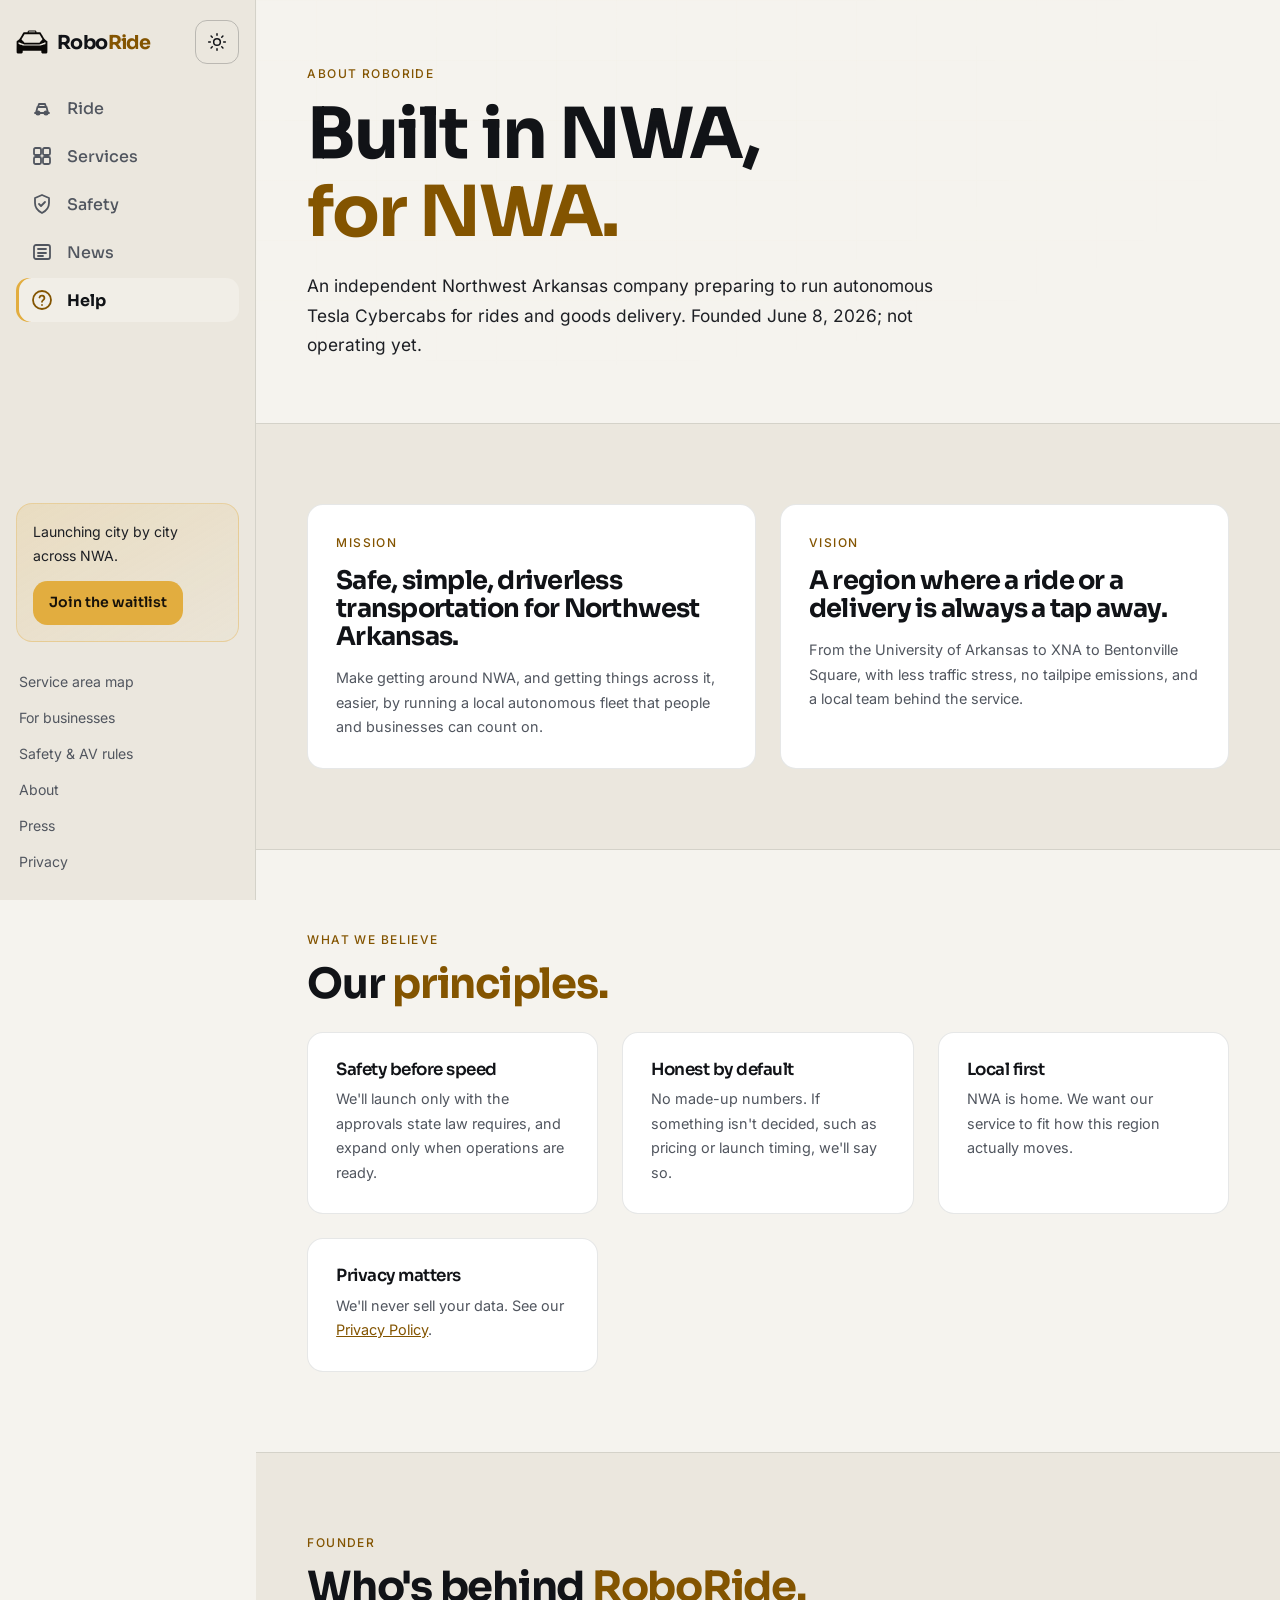
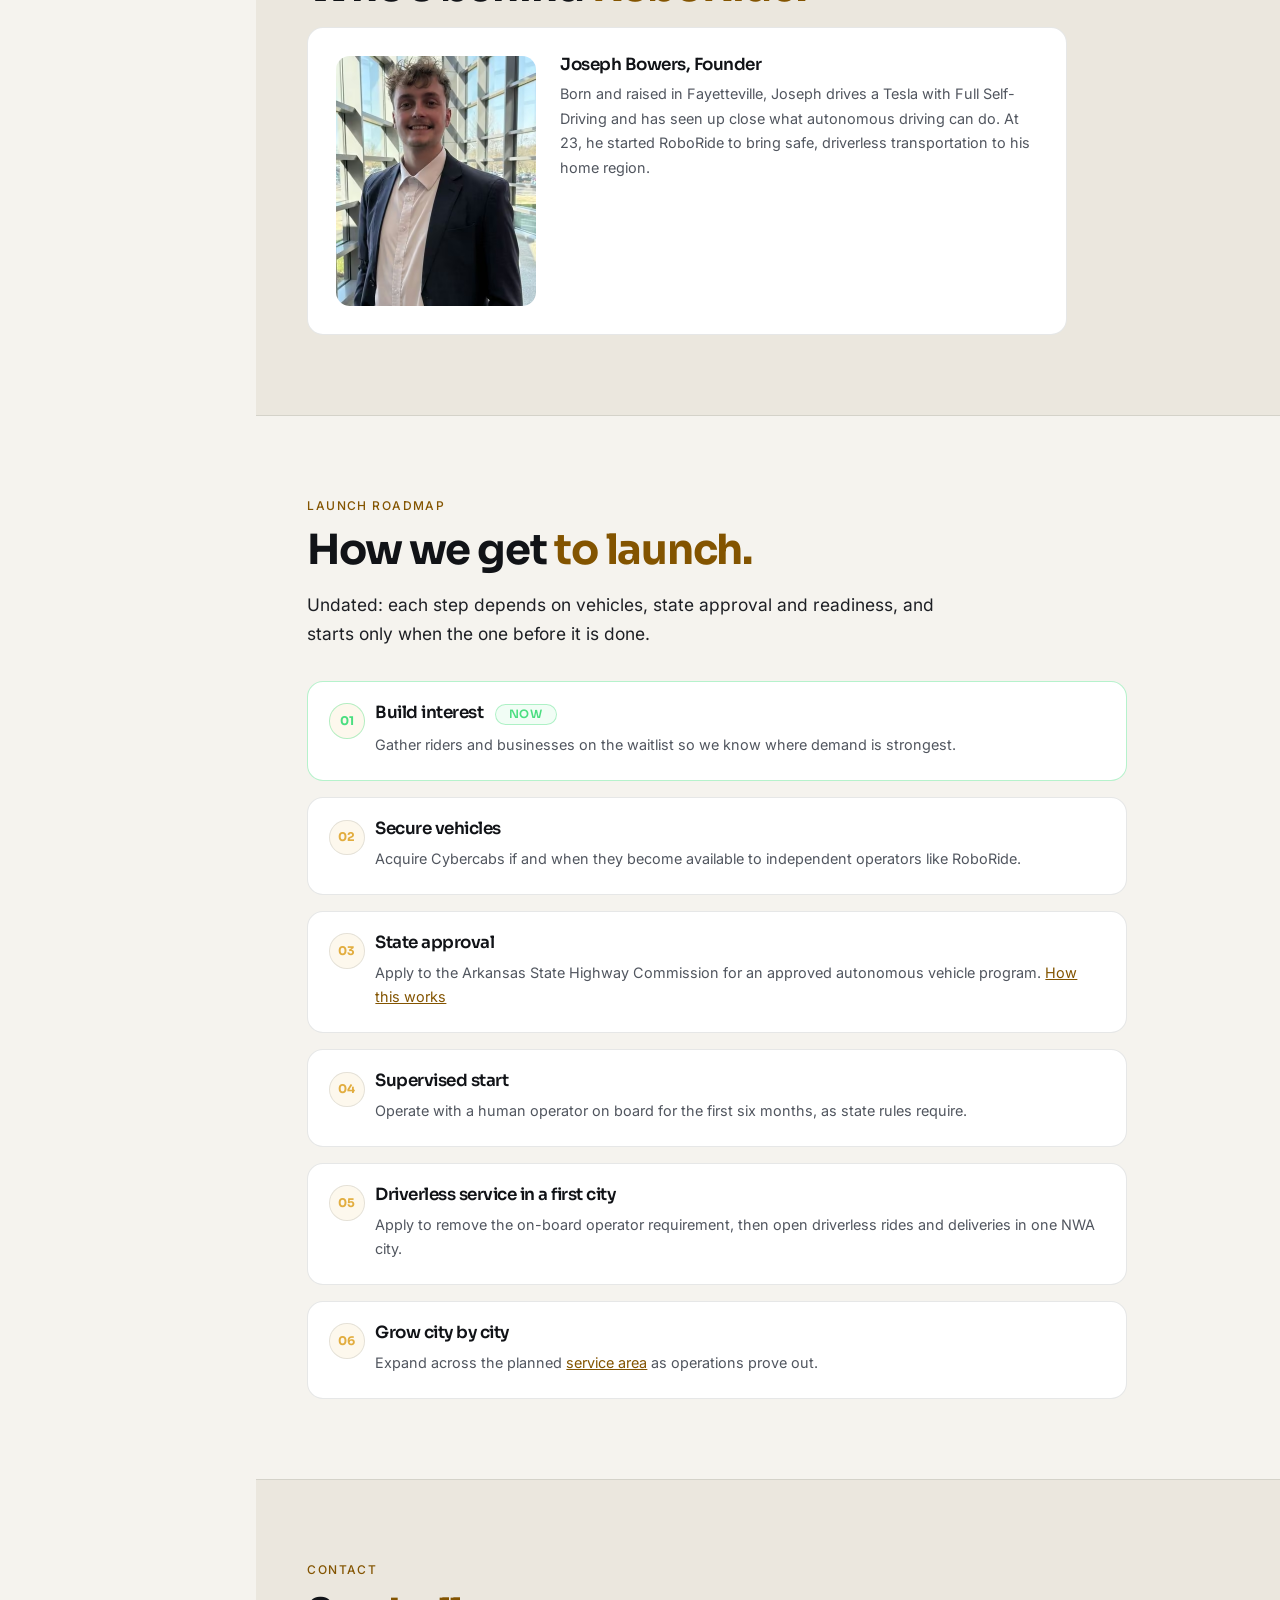
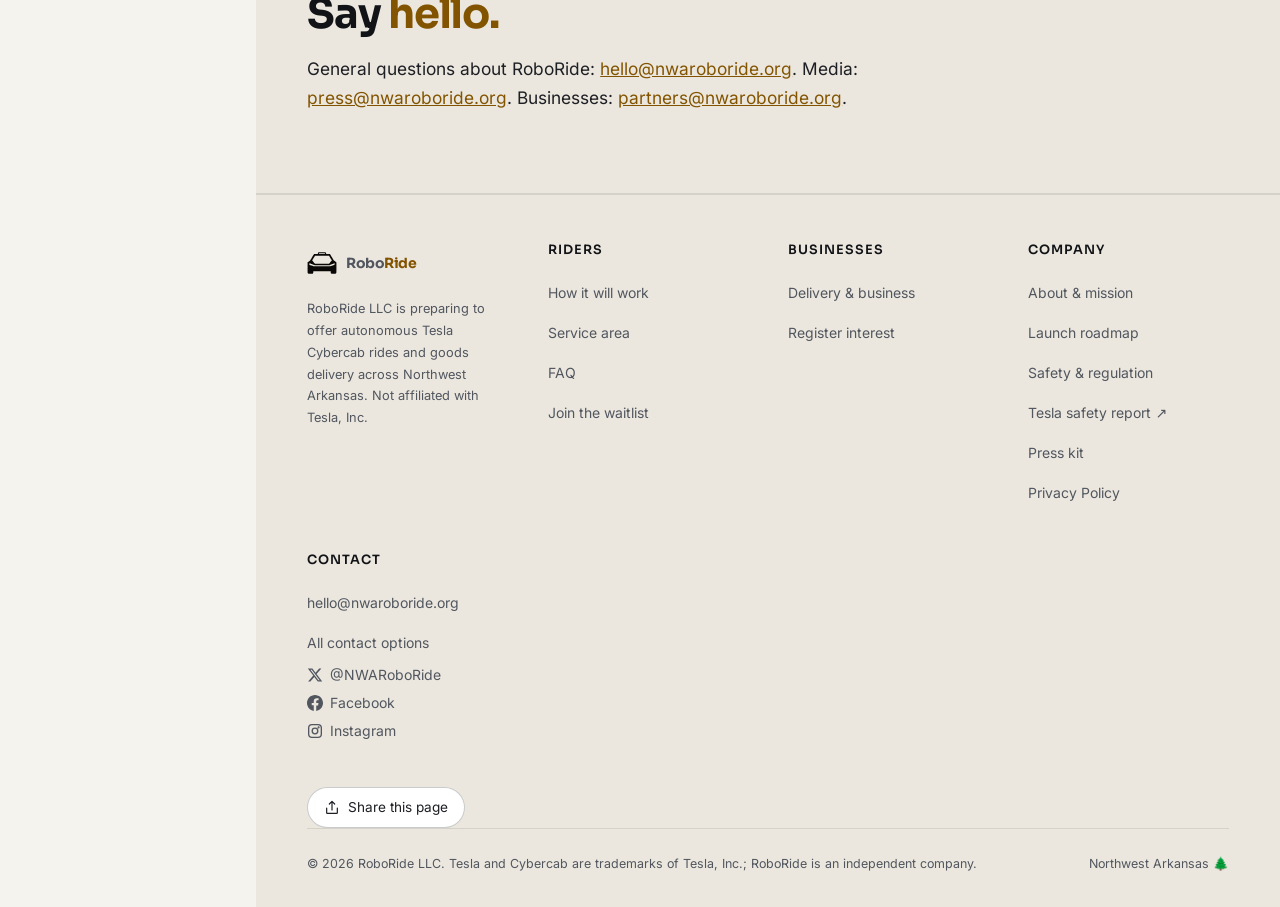
<file: about.html>
<!DOCTYPE html>
<html lang="en">
<head>
<meta charset="utf-8">
<meta name="viewport" content="width=device-width, initial-scale=1">
<title>About & Mission | RoboRide LLC</title>
<meta name="description" content="RoboRide LLC is a Northwest Arkansas company preparing to operate autonomous Cybercabs for rides and goods delivery.">
<meta name="theme-color" content="#0e1014" media="(prefers-color-scheme: dark)">
<meta name="theme-color" content="#f5f3ee" media="(prefers-color-scheme: light)">
<meta name="color-scheme" content="dark light">
<link rel="canonical" href="https://www.nwaroboride.org/about.html">
<meta property="og:type" content="website">
<meta property="og:site_name" content="RoboRide">
<meta property="og:title" content="About & Mission | RoboRide">
<meta property="og:description" content="RoboRide LLC is a Northwest Arkansas company preparing to operate autonomous Cybercabs for rides and goods delivery.">
<meta property="og:url" content="https://www.nwaroboride.org/about.html">
<meta property="og:image" content="https://www.nwaroboride.org/image/og/og-about.jpg">
<meta property="og:image:width" content="1200">
<meta property="og:image:height" content="630">
<meta property="og:image:alt" content="About &amp; Mission: RoboRide, Northwest Arkansas">
<meta name="twitter:card" content="summary_large_image">
<meta name="twitter:site" content="@NWARoboRide">
<meta name="twitter:image" content="https://www.nwaroboride.org/image/og/og-about.jpg">
<script type="application/ld+json">{"@context": "https://schema.org", "@type": "BreadcrumbList", "itemListElement": [{"@type": "ListItem", "position": 1, "name": "Home", "item": "https://www.nwaroboride.org/"}, {"@type": "ListItem", "position": 2, "name": "About & Mission", "item": "https://www.nwaroboride.org/about.html"}]}</script>
<link rel="icon" href="favicon.ico" sizes="48x48">
<link rel="icon" type="image/svg+xml" href="favicon.svg">
<link rel="icon" type="image/png" sizes="32x32" href="image/favicon-32.png">
<link rel="apple-touch-icon" href="apple-touch-icon.png">
<link rel="manifest" href="site.webmanifest">
<script>(function(){var d=document.documentElement,t;try{t=localStorage.getItem("rr-theme")}catch(e){}if(t!=="light"&&t!=="dark")t=matchMedia("(prefers-color-scheme: light)").matches?"light":"dark";d.setAttribute("data-theme",t);d.classList.add("js")})()</script>
<link rel="stylesheet" href="site.css">
<link rel="stylesheet" href="wild-theme.css">
<script data-goatcounter="https://decisivetv.goatcounter.com/count" async src="//gc.zgo.at/count.js"></script>
</head>
<body>
<a class="skip-link" href="#main">Skip to content</a>
<header class="site-header">
  <a class="logo" href="index.html" aria-label="RoboRide home"><img class="lg-w" src="image/brand/roboride-logo-white.svg" width="30" height="30" alt=""><img class="lg-d" src="image/brand/roboride-logo-dark.svg" width="30" height="30" alt="">Robo<span>Ride</span></a>
  <nav id="site-nav" class="nav" aria-label="Primary">
    <ul>
      <li><a href="index.html#how">Riders</a></li>
      <li><a href="businesses.html">Businesses</a></li>
      <li><a href="service-area.html">Service Area</a></li>
      <li><a href="safety.html">Safety</a></li>
      <li><a href="about.html" aria-current="page">About</a></li>
      <li><a href="index.html#faq">FAQ</a></li>
      <li><a href="index.html#contact">Contact</a></li>
      <li><a class="btn" href="index.html#signup">Join Waitlist</a></li>
    </ul>
  </nav>
  <button class="menu-btn" type="button" aria-label="Open menu" aria-controls="site-nav" aria-expanded="false">
    <svg width="20" height="20" viewBox="0 0 24 24" fill="none" stroke="#e8e4dc" stroke-width="1.8" stroke-linecap="round" aria-hidden="true"><path d="M4 6h16M4 12h16M4 18h16"/></svg>
  </button>
</header>
<aside class="side">
  <div class="side-top"><a class="logo" href="index.html#ride" aria-label="RoboRide home"><img class="lg-w" src="image/brand/roboride-logo-white.svg" width="32" height="32" alt=""><img class="lg-d" src="image/brand/roboride-logo-dark.svg" width="32" height="32" alt="">Robo<span>Ride</span></a><button type="button" class="theme-btn" data-theme-toggle aria-label="Switch to light theme"><svg class="ic-moon" viewBox="0 0 24 24" width="20" height="20" fill="none" stroke="currentColor" stroke-width="1.8" stroke-linecap="round" aria-hidden="true"><path d="M20 14.5A8 8 0 0 1 9.5 4a8 8 0 1 0 10.5 10.5z"/></svg><svg class="ic-sun" viewBox="0 0 24 24" width="20" height="20" fill="none" stroke="currentColor" stroke-width="1.8" stroke-linecap="round" aria-hidden="true"><circle cx="12" cy="12" r="4"/><path d="M12 2v2M12 20v2M4.9 4.9l1.4 1.4M17.7 17.7l1.4 1.4M2 12h2M20 12h2M4.9 19.1l1.4-1.4M17.7 6.3l1.4-1.4"/></svg></button></div>
  <nav class="side-tabs" aria-label="App sections"><ul><li><a href="index.html#ride" data-tab="ride"><svg class="ic" viewBox="0 0 24 24" width="24" height="24" fill="none" stroke="currentColor" stroke-width="1.8" stroke-linecap="round" stroke-linejoin="round" aria-hidden="true"><path d="M5 17h14M6 17l1.5-6h9L18 17M8 11l1-3h6l1 3"/><circle cx="8" cy="17" r="1.6"/><circle cx="16" cy="17" r="1.6"/></svg><span>Ride</span></a></li><li><a href="index.html#services" data-tab="services"><svg class="ic" viewBox="0 0 24 24" width="24" height="24" fill="none" stroke="currentColor" stroke-width="1.8" stroke-linecap="round" stroke-linejoin="round" aria-hidden="true"><rect x="4" y="4" width="7" height="7" rx="1.5"/><rect x="13" y="4" width="7" height="7" rx="1.5"/><rect x="4" y="13" width="7" height="7" rx="1.5"/><rect x="13" y="13" width="7" height="7" rx="1.5"/></svg><span>Services</span></a></li><li><a href="index.html#safety" data-tab="safety"><svg class="ic" viewBox="0 0 24 24" width="24" height="24" fill="none" stroke="currentColor" stroke-width="1.8" stroke-linecap="round" stroke-linejoin="round" aria-hidden="true"><path d="M12 3l7 3v5c0 4.5-3 8-7 10-4-2-7-5.5-7-10V6z"/><path d="M9 12l2 2 4-4"/></svg><span>Safety</span></a></li><li><a href="index.html#news" data-tab="news"><svg class="ic" viewBox="0 0 24 24" width="24" height="24" fill="none" stroke="currentColor" stroke-width="1.8" stroke-linecap="round" stroke-linejoin="round" aria-hidden="true"><rect x="4" y="5" width="16" height="14" rx="2"/><path d="M8 9h8M8 13h8M8 16h5"/></svg><span>News</span></a></li><li><a href="index.html#help" data-tab="help" aria-current="page"><svg class="ic" viewBox="0 0 24 24" width="24" height="24" fill="none" stroke="currentColor" stroke-width="1.8" stroke-linecap="round" stroke-linejoin="round" aria-hidden="true"><circle cx="12" cy="12" r="9"/><path d="M9.5 9.5a2.5 2.5 0 0 1 4.9.7c0 1.7-2.4 2.1-2.4 3.6M12 17h.01"/></svg><span>Help</span></a></li></ul></nav>
  <div class="side-card"><p>Launching city by city across NWA.</p><a class="btn gold sm" href="index.html#signup">Join the waitlist</a></div>
  <ul class="side-links"><li><a href="service-area.html">Service area map</a></li><li><a href="businesses.html">For businesses</a></li><li><a href="safety.html">Safety &amp; AV rules</a></li><li><a href="about.html">About</a></li><li><a href="press.html">Press</a></li><li><a href="privacy.html">Privacy</a></li></ul>
</aside>
<header class="topbar"><a class="logo" href="index.html#ride" aria-label="RoboRide home"><img class="lg-w" src="image/brand/roboride-logo-white.svg" width="32" height="32" alt=""><img class="lg-d" src="image/brand/roboride-logo-dark.svg" width="32" height="32" alt="">Robo<span>Ride</span></a><div class="tb-r"><button type="button" class="theme-btn" data-theme-toggle aria-label="Switch to light theme"><svg class="ic-moon" viewBox="0 0 24 24" width="20" height="20" fill="none" stroke="currentColor" stroke-width="1.8" stroke-linecap="round" aria-hidden="true"><path d="M20 14.5A8 8 0 0 1 9.5 4a8 8 0 1 0 10.5 10.5z"/></svg><svg class="ic-sun" viewBox="0 0 24 24" width="20" height="20" fill="none" stroke="currentColor" stroke-width="1.8" stroke-linecap="round" aria-hidden="true"><circle cx="12" cy="12" r="4"/><path d="M12 2v2M12 20v2M4.9 4.9l1.4 1.4M17.7 17.7l1.4 1.4M2 12h2M20 12h2M4.9 19.1l1.4-1.4M17.7 6.3l1.4-1.4"/></svg></button><a class="btn gold sm" href="index.html#signup">Join waitlist</a></div></header>
<main id="main">

<section class="page-hero"><div class="wrap">
  <div class="eyebrow">About RoboRide</div>
  <h1>Built in NWA,<br><em class="hl">for NWA.</em></h1>
  <p class="lead">An independent Northwest Arkansas company preparing to run autonomous Tesla Cybercabs for rides and goods delivery. Founded June 8, 2026; not operating yet.</p>
</div></section>

<section class="section alt"><div class="wrap">
  <div class="grid two">
    <div class="card reveal"><div class="eyebrow">Mission</div><h2 style="font-size:1.6rem">Safe, simple, driverless transportation for Northwest Arkansas.</h2><p>Make getting around NWA, and getting things across it, easier, by running a local autonomous fleet that people and businesses can count on.</p></div>
    <div class="card reveal"><div class="eyebrow">Vision</div><h2 style="font-size:1.6rem">A region where a ride or a delivery is always a tap away.</h2><p>From the University of Arkansas to XNA to Bentonville Square, with less traffic stress, no tailpipe emissions, and a local team behind the service.</p></div>
  </div>
</div></section>

<section class="section"><div class="wrap">
  <div class="eyebrow">What we believe</div>
  <h2>Our <em class="hl">principles.</em></h2>
  <div class="grid" style="margin-top:1.5rem">
    <div class="card reveal"><h3>Safety before speed</h3><p>We'll launch only with the approvals state law requires, and expand only when operations are ready.</p></div>
    <div class="card reveal"><h3>Honest by default</h3><p>No made-up numbers. If something isn't decided, such as pricing or launch timing, we'll say so.</p></div>
    <div class="card reveal"><h3>Local first</h3><p>NWA is home. We want our service to fit how this region actually moves.</p></div>
    <div class="card reveal"><h3>Privacy matters</h3><p>We'll never sell your data. See our <a href="privacy.html">Privacy Policy</a>.</p></div>
  </div>
</div></section>

<section class="section alt"><div class="wrap">
  <div class="eyebrow">Founder</div>
  <h2>Who's behind <em class="hl">RoboRide.</em></h2>
  <div class="card" style="max-width:760px;display:flex;gap:1.5rem;flex-wrap:wrap;align-items:flex-start"><div style="flex:0 0 200px"><picture><source type="image/avif" srcset="image/founder-joseph-400.avif 400w, image/founder-joseph-800.avif 800w" sizes="200px"><source type="image/webp" srcset="image/founder-joseph-400.webp 400w, image/founder-joseph-800.webp 800w" sizes="200px"><img src="image/founder-joseph-400.jpg" srcset="image/founder-joseph-400.jpg 400w, image/founder-joseph-800.jpg 800w" sizes="200px" width="400" height="500" loading="lazy" decoding="async" alt="Joseph Bowers, founder of RoboRide LLC" style="width:200px;height:auto;aspect-ratio:4/5;border-radius:14px;display:block;object-fit:cover"></picture></div><div style="flex:1 1 280px"><h3>Joseph Bowers, Founder</h3><p>Born and raised in Fayetteville, Joseph drives a Tesla with Full Self-Driving and has seen up close what autonomous driving can do. At 23, he started RoboRide to bring safe, driverless transportation to his home region.</p></div></div>
</div></section>

<section class="section" id="roadmap"><div class="wrap">
  <div class="eyebrow">Launch roadmap</div>
  <h2>How we get <em class="hl">to launch.</em></h2>
  <p class="lead" style="margin-bottom:2rem">Undated: each step depends on vehicles, state approval and readiness, and starts only when the one before it is done.</p>
  <ol class="steps" style="max-width:820px">
    <li class="now reveal"><h3>Build interest <span class="badge" style="margin-left:.5rem;color:#4ade80;border-color:rgba(74,222,128,.4);background:rgba(74,222,128,.08)">Now</span></h3><p>Gather riders and businesses on the waitlist so we know where demand is strongest.</p></li>
    <li class="reveal"><h3>Secure vehicles</h3><p>Acquire Cybercabs if and when they become available to independent operators like RoboRide.</p></li>
    <li class="reveal"><h3>State approval</h3><p>Apply to the Arkansas State Highway Commission for an approved autonomous vehicle program. <a href="safety.html">How this works</a></p></li>
    <li class="reveal"><h3>Supervised start</h3><p>Operate with a human operator on board for the first six months, as state rules require.</p></li>
    <li class="reveal"><h3>Driverless service in a first city</h3><p>Apply to remove the on-board operator requirement, then open driverless rides and deliveries in one NWA city.</p></li>
    <li class="reveal"><h3>Grow city by city</h3><p>Expand across the planned <a href="service-area.html">service area</a> as operations prove out.</p></li>
  </ol>
</div></section>

<section class="section alt" id="contact"><div class="wrap">
  <div class="eyebrow">Contact</div>
  <h2>Say <em class="hl">hello.</em></h2>
  <p class="lead">General questions about RoboRide: <a class="email" href="mailto:hello@nwaroboride.org">hello@nwaroboride.org</a>. Media: <a class="email" href="mailto:press@nwaroboride.org">press@nwaroboride.org</a>. Businesses: <a class="email" href="mailto:partners@nwaroboride.org">partners@nwaroboride.org</a>.</p>
</div></section>

</main>
<footer class="site-footer">
  <div class="wrap">
    <div class="cols">
      <div>
        <a class="logo" href="index.html"><img class="lg-w" src="image/brand/roboride-logo-white.svg" width="30" height="30" alt=""><img class="lg-d" src="image/brand/roboride-logo-dark.svg" width="30" height="30" alt="">Robo<span>Ride</span></a>
        <p class="muted small" style="max-width:280px">RoboRide LLC is preparing to offer autonomous Tesla Cybercab rides and goods delivery across Northwest Arkansas. Not affiliated with Tesla, Inc.</p>
      </div>
      <div><h2>Riders</h2><ul><li><a href="index.html#how">How it will work</a></li><li><a href="service-area.html">Service area</a></li><li><a href="index.html#faq">FAQ</a></li><li><a href="index.html#signup">Join the waitlist</a></li></ul></div>
      <div><h2>Businesses</h2><ul><li><a href="businesses.html">Delivery &amp; business</a></li><li><a href="businesses.html#interest">Register interest</a></li></ul></div>
      <div><h2>Company</h2><ul><li><a href="about.html">About &amp; mission</a></li><li><a href="about.html#roadmap">Launch roadmap</a></li><li><a href="safety.html">Safety &amp; regulation</a></li><li><a href="https://www.tesla.com/robotaxi/safety" target="_blank" rel="noopener">Tesla safety report ↗</a></li><li><a href="press.html">Press kit</a></li><li><a href="privacy.html">Privacy Policy</a></li></ul></div>
      <div><h2>Contact</h2><ul><li><a class="email" href="mailto:hello@nwaroboride.org">hello@nwaroboride.org</a></li><li><a href="index.html#contact">All contact options</a></li><li><a class="social-x" href="https://x.com/NWARoboRide" target="_blank" rel="me noopener" aria-label="RoboRide on X, @NWARoboRide"><svg width="16" height="16" viewBox="0 0 24 24" fill="currentColor" aria-hidden="true" focusable="false"><path d="M18.244 2.25h3.308l-7.227 8.26 8.502 11.24H16.17l-5.214-6.817L4.99 21.75H1.68l7.73-8.835L1.254 2.25H8.08l4.713 6.231zm-1.161 17.52h1.833L7.084 4.126H5.117z"/></svg><span>@NWARoboRide</span></a></li><li><a class="social-x social-fb" href="https://www.facebook.com/profile.php?id=61595134426111" target="_blank" rel="me noopener" aria-label="RoboRide LLC on Facebook"><svg width="16" height="16" viewBox="0 0 24 24" fill="currentColor" aria-hidden="true" focusable="false"><path d="M24 12.07C24 5.41 18.63 0 12 0S0 5.4 0 12.07C0 18.1 4.39 23.1 10.13 24v-8.44H7.08v-3.49h3.04V9.41c0-3.02 1.8-4.7 4.54-4.7 1.31 0 2.68.24 2.68.24v2.97h-1.5c-1.5 0-1.96.93-1.96 1.89v2.26h3.32l-.53 3.5h-2.8V24C19.62 23.1 24 18.1 24 12.07"/></svg><span>Facebook</span></a></li><li><a class="social-x social-ig" href="https://www.instagram.com/nwaroboride/" target="_blank" rel="me noopener" aria-label="RoboRide on Instagram"><svg width="16" height="16" viewBox="0 0 24 24" fill="none" stroke="currentColor" stroke-width="2" stroke-linecap="round" stroke-linejoin="round" aria-hidden="true" focusable="false"><rect x="2.5" y="2.5" width="19" height="19" rx="5"/><circle cx="12" cy="12" r="4.2"/><circle cx="17.4" cy="6.6" r=".6" fill="currentColor"/></svg><span>Instagram</span></a></li></ul></div>
    </div>
    <div class="share-row"><button type="button" class="share-btn" data-share data-title="About &amp; Mission | RoboRide"><svg width="16" height="16" viewBox="0 0 24 24" fill="none" stroke="currentColor" stroke-width="1.8" stroke-linecap="round" stroke-linejoin="round" aria-hidden="true"><path d="M4 12v7a1 1 0 0 0 1 1h14a1 1 0 0 0 1-1v-7M16 6l-4-4-4 4M12 2v13"/></svg><span>Share this page</span></button><span class="share-status" role="status" aria-live="polite"></span></div>
    <div class="base"><span>© 2026 RoboRide LLC. Tesla and Cybercab are trademarks of Tesla, Inc.; RoboRide is an independent company.</span><span>Northwest Arkansas <span aria-hidden="true">🌲</span></span></div>
  </div>
</footer>
<aside aria-label="Page tools"><a href="#main" class="to-top" aria-label="Back to top" hidden><svg width="18" height="18" viewBox="0 0 24 24" fill="none" stroke="currentColor" stroke-width="2" stroke-linecap="round" stroke-linejoin="round" aria-hidden="true"><path d="M12 19V5M5 12l7-7 7 7"/></svg></a></aside>
<script src="site.js" defer></script>
<nav class="tabbar" aria-label="App sections"><ul><li><a href="index.html#ride" data-tab="ride"><svg class="ic" viewBox="0 0 24 24" width="24" height="24" fill="none" stroke="currentColor" stroke-width="1.8" stroke-linecap="round" stroke-linejoin="round" aria-hidden="true"><path d="M5 17h14M6 17l1.5-6h9L18 17M8 11l1-3h6l1 3"/><circle cx="8" cy="17" r="1.6"/><circle cx="16" cy="17" r="1.6"/></svg><span>Ride</span></a></li><li><a href="index.html#services" data-tab="services"><svg class="ic" viewBox="0 0 24 24" width="24" height="24" fill="none" stroke="currentColor" stroke-width="1.8" stroke-linecap="round" stroke-linejoin="round" aria-hidden="true"><rect x="4" y="4" width="7" height="7" rx="1.5"/><rect x="13" y="4" width="7" height="7" rx="1.5"/><rect x="4" y="13" width="7" height="7" rx="1.5"/><rect x="13" y="13" width="7" height="7" rx="1.5"/></svg><span>Services</span></a></li><li><a href="index.html#safety" data-tab="safety"><svg class="ic" viewBox="0 0 24 24" width="24" height="24" fill="none" stroke="currentColor" stroke-width="1.8" stroke-linecap="round" stroke-linejoin="round" aria-hidden="true"><path d="M12 3l7 3v5c0 4.5-3 8-7 10-4-2-7-5.5-7-10V6z"/><path d="M9 12l2 2 4-4"/></svg><span>Safety</span></a></li><li><a href="index.html#news" data-tab="news"><svg class="ic" viewBox="0 0 24 24" width="24" height="24" fill="none" stroke="currentColor" stroke-width="1.8" stroke-linecap="round" stroke-linejoin="round" aria-hidden="true"><rect x="4" y="5" width="16" height="14" rx="2"/><path d="M8 9h8M8 13h8M8 16h5"/></svg><span>News</span></a></li><li><a href="index.html#help" data-tab="help" aria-current="page"><svg class="ic" viewBox="0 0 24 24" width="24" height="24" fill="none" stroke="currentColor" stroke-width="1.8" stroke-linecap="round" stroke-linejoin="round" aria-hidden="true"><circle cx="12" cy="12" r="9"/><path d="M9.5 9.5a2.5 2.5 0 0 1 4.9.7c0 1.7-2.4 2.1-2.4 3.6M12 17h.01"/></svg><span>Help</span></a></li></ul></nav>
<script src="app-shell.js" defer></script>
</body>
</html>
</file>
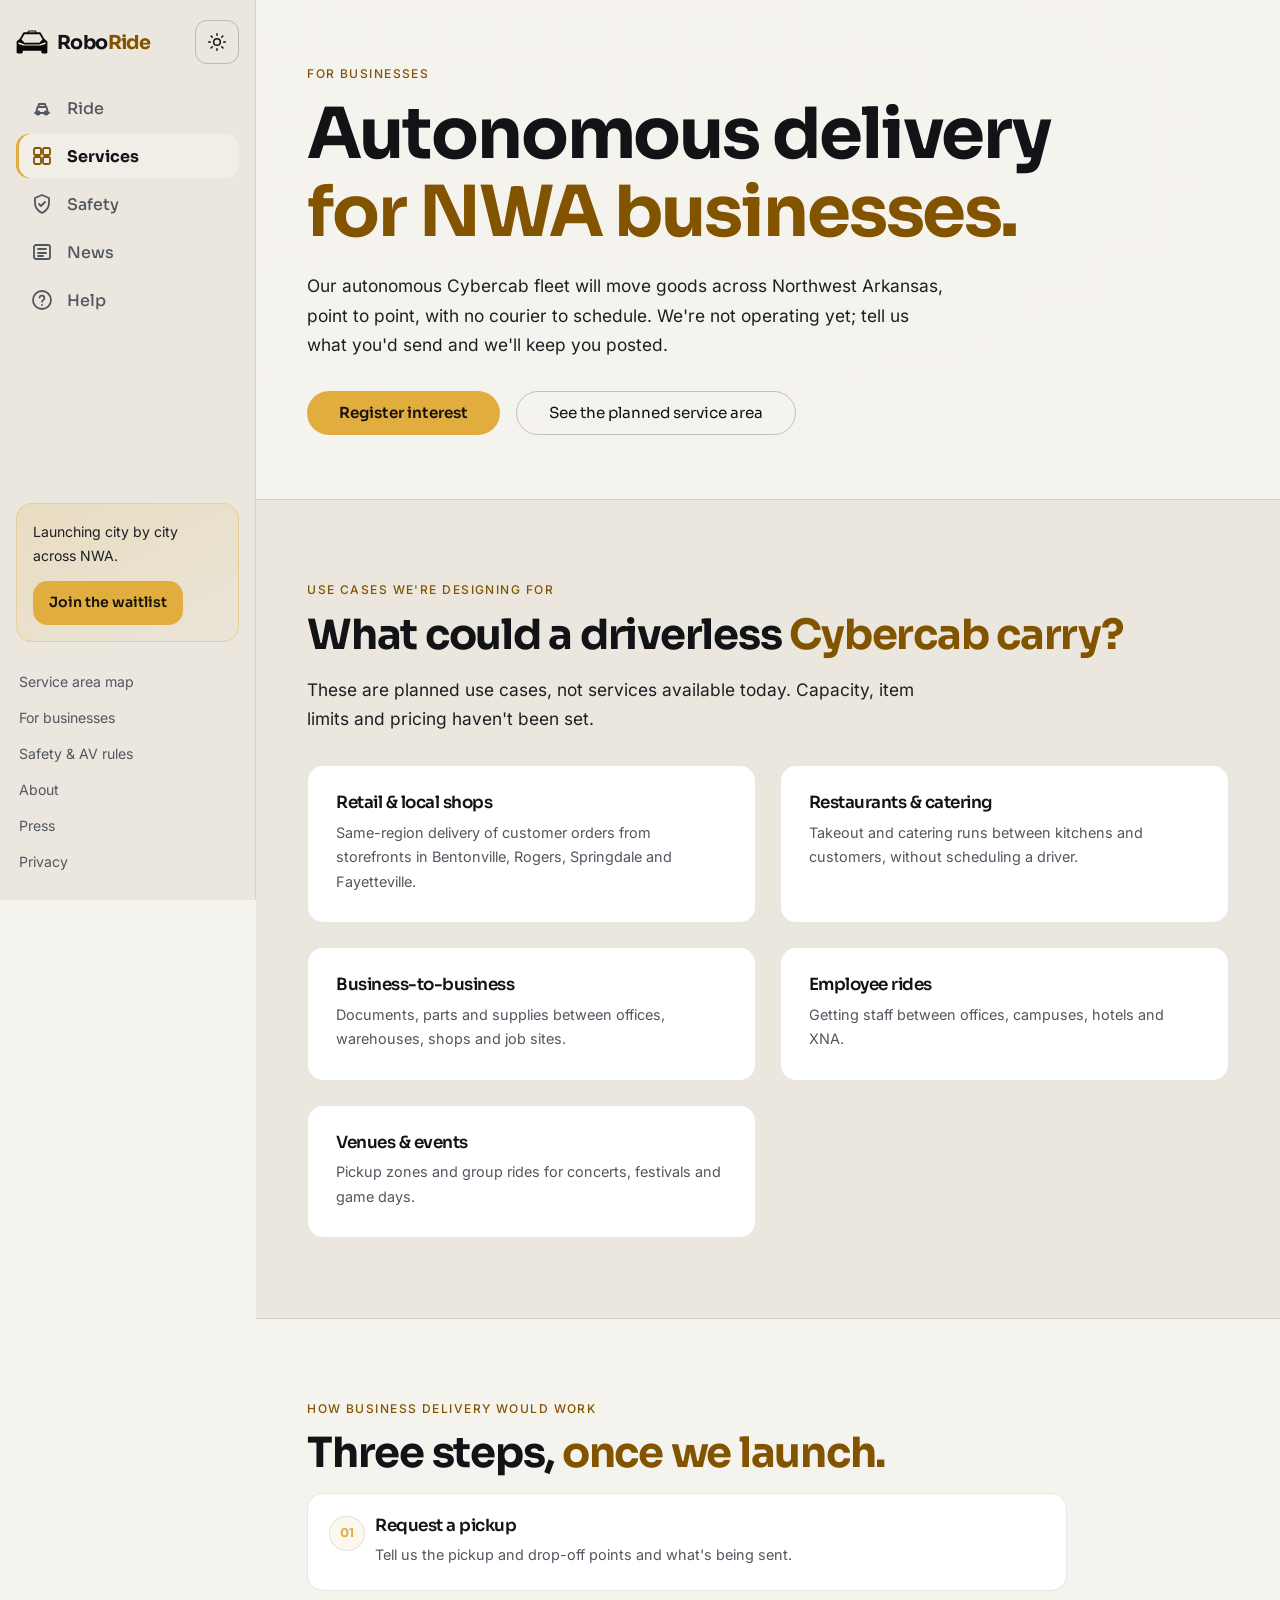
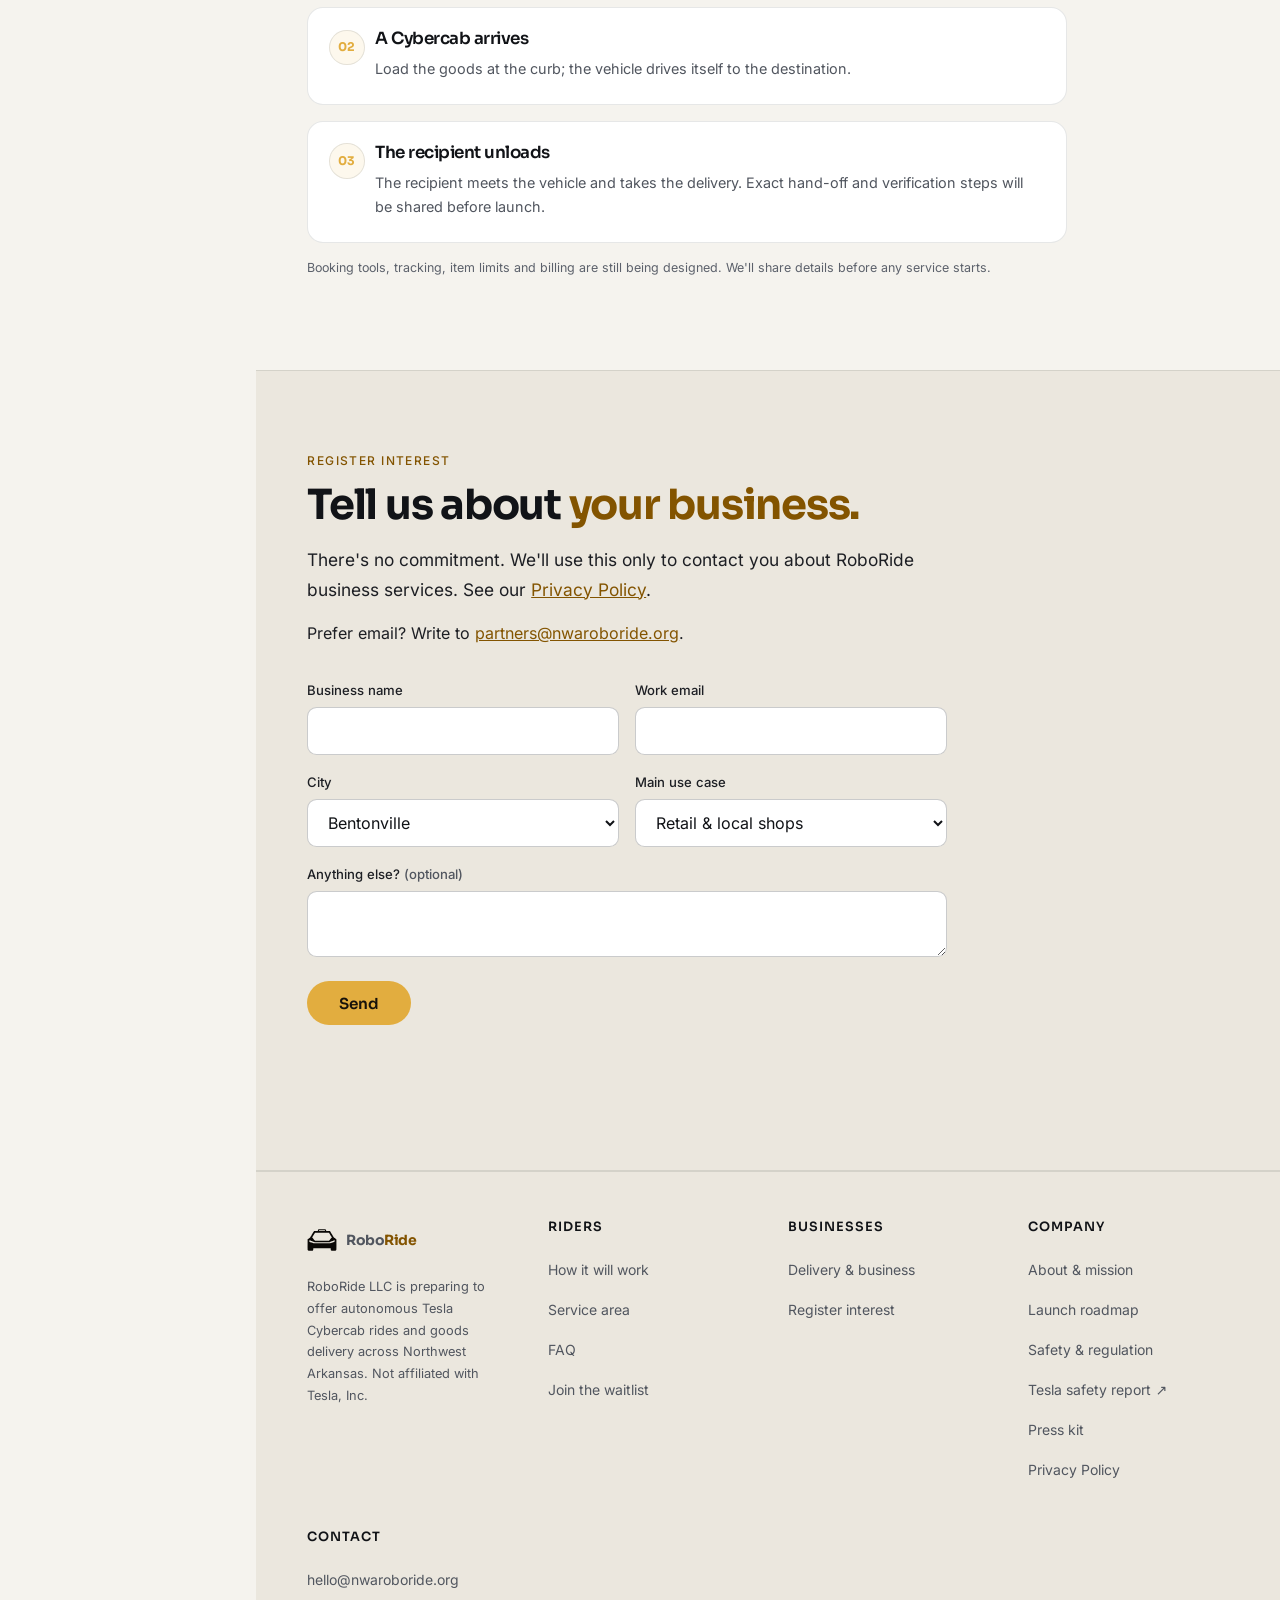
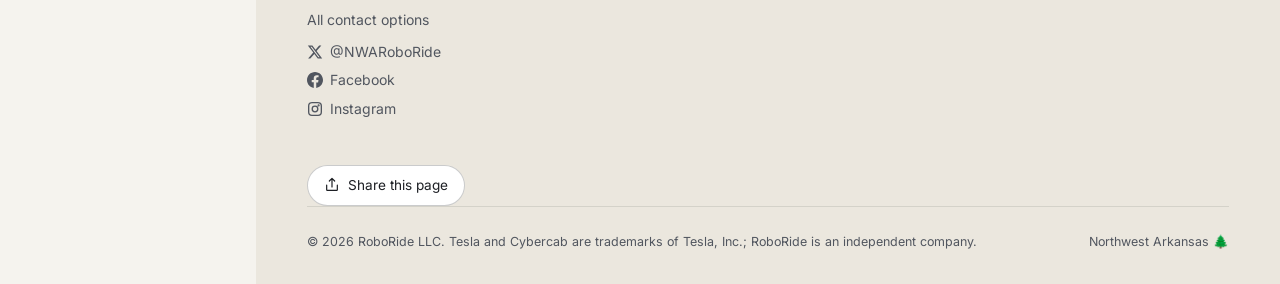
<file: businesses.html>
<!DOCTYPE html>
<html lang="en">
<head>
<meta charset="utf-8">
<meta name="viewport" content="width=device-width, initial-scale=1">
<title>Delivery & Business | RoboRide LLC</title>
<meta name="description" content="Autonomous goods delivery and employee rides for Northwest Arkansas businesses. Register your interest with RoboRide.">
<meta name="theme-color" content="#0e1014" media="(prefers-color-scheme: dark)">
<meta name="theme-color" content="#f5f3ee" media="(prefers-color-scheme: light)">
<meta name="color-scheme" content="dark light">
<link rel="canonical" href="https://www.nwaroboride.org/businesses.html">
<meta property="og:type" content="website">
<meta property="og:site_name" content="RoboRide">
<meta property="og:title" content="Delivery & Business | RoboRide">
<meta property="og:description" content="Autonomous goods delivery and employee rides for Northwest Arkansas businesses. Register your interest with RoboRide.">
<meta property="og:url" content="https://www.nwaroboride.org/businesses.html">
<meta property="og:image" content="https://www.nwaroboride.org/image/og/og-businesses.jpg">
<meta property="og:image:width" content="1200">
<meta property="og:image:height" content="630">
<meta property="og:image:alt" content="Delivery &amp; Business: RoboRide, Northwest Arkansas">
<meta name="twitter:card" content="summary_large_image">
<meta name="twitter:site" content="@NWARoboRide">
<meta name="twitter:image" content="https://www.nwaroboride.org/image/og/og-businesses.jpg">
<script type="application/ld+json">{"@context": "https://schema.org", "@type": "BreadcrumbList", "itemListElement": [{"@type": "ListItem", "position": 1, "name": "Home", "item": "https://www.nwaroboride.org/"}, {"@type": "ListItem", "position": 2, "name": "Delivery & Business", "item": "https://www.nwaroboride.org/businesses.html"}]}</script>
<link rel="icon" href="favicon.ico" sizes="48x48">
<link rel="icon" type="image/svg+xml" href="favicon.svg">
<link rel="icon" type="image/png" sizes="32x32" href="image/favicon-32.png">
<link rel="apple-touch-icon" href="apple-touch-icon.png">
<link rel="manifest" href="site.webmanifest">
<script>(function(){var d=document.documentElement,t;try{t=localStorage.getItem("rr-theme")}catch(e){}if(t!=="light"&&t!=="dark")t=matchMedia("(prefers-color-scheme: light)").matches?"light":"dark";d.setAttribute("data-theme",t);d.classList.add("js")})()</script>
<link rel="stylesheet" href="site.css">
<link rel="stylesheet" href="wild-theme.css">
<script data-goatcounter="https://decisivetv.goatcounter.com/count" async src="//gc.zgo.at/count.js"></script>
</head>
<body>
<a class="skip-link" href="#main">Skip to content</a>
<header class="site-header">
  <a class="logo" href="index.html" aria-label="RoboRide home"><img class="lg-w" src="image/brand/roboride-logo-white.svg" width="30" height="30" alt=""><img class="lg-d" src="image/brand/roboride-logo-dark.svg" width="30" height="30" alt="">Robo<span>Ride</span></a>
  <nav id="site-nav" class="nav" aria-label="Primary">
    <ul>
      <li><a href="index.html#how">Riders</a></li>
      <li><a href="businesses.html" aria-current="page">Businesses</a></li>
      <li><a href="service-area.html">Service Area</a></li>
      <li><a href="safety.html">Safety</a></li>
      <li><a href="about.html">About</a></li>
      <li><a href="index.html#faq">FAQ</a></li>
      <li><a href="index.html#contact">Contact</a></li>
      <li><a class="btn" href="index.html#signup">Join Waitlist</a></li>
    </ul>
  </nav>
  <button class="menu-btn" type="button" aria-label="Open menu" aria-controls="site-nav" aria-expanded="false">
    <svg width="20" height="20" viewBox="0 0 24 24" fill="none" stroke="#e8e4dc" stroke-width="1.8" stroke-linecap="round" aria-hidden="true"><path d="M4 6h16M4 12h16M4 18h16"/></svg>
  </button>
</header>
<aside class="side">
  <div class="side-top"><a class="logo" href="index.html#ride" aria-label="RoboRide home"><img class="lg-w" src="image/brand/roboride-logo-white.svg" width="32" height="32" alt=""><img class="lg-d" src="image/brand/roboride-logo-dark.svg" width="32" height="32" alt="">Robo<span>Ride</span></a><button type="button" class="theme-btn" data-theme-toggle aria-label="Switch to light theme"><svg class="ic-moon" viewBox="0 0 24 24" width="20" height="20" fill="none" stroke="currentColor" stroke-width="1.8" stroke-linecap="round" aria-hidden="true"><path d="M20 14.5A8 8 0 0 1 9.5 4a8 8 0 1 0 10.5 10.5z"/></svg><svg class="ic-sun" viewBox="0 0 24 24" width="20" height="20" fill="none" stroke="currentColor" stroke-width="1.8" stroke-linecap="round" aria-hidden="true"><circle cx="12" cy="12" r="4"/><path d="M12 2v2M12 20v2M4.9 4.9l1.4 1.4M17.7 17.7l1.4 1.4M2 12h2M20 12h2M4.9 19.1l1.4-1.4M17.7 6.3l1.4-1.4"/></svg></button></div>
  <nav class="side-tabs" aria-label="App sections"><ul><li><a href="index.html#ride" data-tab="ride"><svg class="ic" viewBox="0 0 24 24" width="24" height="24" fill="none" stroke="currentColor" stroke-width="1.8" stroke-linecap="round" stroke-linejoin="round" aria-hidden="true"><path d="M5 17h14M6 17l1.5-6h9L18 17M8 11l1-3h6l1 3"/><circle cx="8" cy="17" r="1.6"/><circle cx="16" cy="17" r="1.6"/></svg><span>Ride</span></a></li><li><a href="index.html#services" data-tab="services" aria-current="page"><svg class="ic" viewBox="0 0 24 24" width="24" height="24" fill="none" stroke="currentColor" stroke-width="1.8" stroke-linecap="round" stroke-linejoin="round" aria-hidden="true"><rect x="4" y="4" width="7" height="7" rx="1.5"/><rect x="13" y="4" width="7" height="7" rx="1.5"/><rect x="4" y="13" width="7" height="7" rx="1.5"/><rect x="13" y="13" width="7" height="7" rx="1.5"/></svg><span>Services</span></a></li><li><a href="index.html#safety" data-tab="safety"><svg class="ic" viewBox="0 0 24 24" width="24" height="24" fill="none" stroke="currentColor" stroke-width="1.8" stroke-linecap="round" stroke-linejoin="round" aria-hidden="true"><path d="M12 3l7 3v5c0 4.5-3 8-7 10-4-2-7-5.5-7-10V6z"/><path d="M9 12l2 2 4-4"/></svg><span>Safety</span></a></li><li><a href="index.html#news" data-tab="news"><svg class="ic" viewBox="0 0 24 24" width="24" height="24" fill="none" stroke="currentColor" stroke-width="1.8" stroke-linecap="round" stroke-linejoin="round" aria-hidden="true"><rect x="4" y="5" width="16" height="14" rx="2"/><path d="M8 9h8M8 13h8M8 16h5"/></svg><span>News</span></a></li><li><a href="index.html#help" data-tab="help"><svg class="ic" viewBox="0 0 24 24" width="24" height="24" fill="none" stroke="currentColor" stroke-width="1.8" stroke-linecap="round" stroke-linejoin="round" aria-hidden="true"><circle cx="12" cy="12" r="9"/><path d="M9.5 9.5a2.5 2.5 0 0 1 4.9.7c0 1.7-2.4 2.1-2.4 3.6M12 17h.01"/></svg><span>Help</span></a></li></ul></nav>
  <div class="side-card"><p>Launching city by city across NWA.</p><a class="btn gold sm" href="index.html#signup">Join the waitlist</a></div>
  <ul class="side-links"><li><a href="service-area.html">Service area map</a></li><li><a href="businesses.html">For businesses</a></li><li><a href="safety.html">Safety &amp; AV rules</a></li><li><a href="about.html">About</a></li><li><a href="press.html">Press</a></li><li><a href="privacy.html">Privacy</a></li></ul>
</aside>
<header class="topbar"><a class="logo" href="index.html#ride" aria-label="RoboRide home"><img class="lg-w" src="image/brand/roboride-logo-white.svg" width="32" height="32" alt=""><img class="lg-d" src="image/brand/roboride-logo-dark.svg" width="32" height="32" alt="">Robo<span>Ride</span></a><div class="tb-r"><button type="button" class="theme-btn" data-theme-toggle aria-label="Switch to light theme"><svg class="ic-moon" viewBox="0 0 24 24" width="20" height="20" fill="none" stroke="currentColor" stroke-width="1.8" stroke-linecap="round" aria-hidden="true"><path d="M20 14.5A8 8 0 0 1 9.5 4a8 8 0 1 0 10.5 10.5z"/></svg><svg class="ic-sun" viewBox="0 0 24 24" width="20" height="20" fill="none" stroke="currentColor" stroke-width="1.8" stroke-linecap="round" aria-hidden="true"><circle cx="12" cy="12" r="4"/><path d="M12 2v2M12 20v2M4.9 4.9l1.4 1.4M17.7 17.7l1.4 1.4M2 12h2M20 12h2M4.9 19.1l1.4-1.4M17.7 6.3l1.4-1.4"/></svg></button><a class="btn gold sm" href="index.html#signup">Join waitlist</a></div></header>
<main id="main">

<section class="page-hero"><div class="wrap">
  <div class="eyebrow">For businesses</div>
  <h1>Autonomous delivery<br><em class="hl">for NWA businesses.</em></h1>
  <p class="lead">Our autonomous Cybercab fleet will move goods across Northwest Arkansas, point to point, with no courier to schedule. We're not operating yet; tell us what you'd send and we'll keep you posted.</p>
  <div class="actions"><a class="btn" href="#interest">Register interest</a><a class="btn ghost" href="service-area.html">See the planned service area</a></div>
</div></section>

<section class="section alt"><div class="wrap">
  <div class="eyebrow">Use cases we're designing for</div>
  <h2>What could a driverless <em class="hl">Cybercab carry?</em></h2>
  <p class="lead" style="margin-bottom:2rem">These are planned use cases, not services available today. Capacity, item limits and pricing haven't been set.</p>
  <div class="grid" style="grid-template-columns:repeat(auto-fit,minmax(min(300px,100%),1fr))"><div class="card reveal"><h3>Retail &amp; local shops</h3><p>Same-region delivery of customer orders from storefronts in Bentonville, Rogers, Springdale and Fayetteville.</p></div><div class="card reveal"><h3>Restaurants &amp; catering</h3><p>Takeout and catering runs between kitchens and customers, without scheduling a driver.</p></div><div class="card reveal"><h3>Business-to-business</h3><p>Documents, parts and supplies between offices, warehouses, shops and job sites.</p></div><div class="card reveal"><h3>Employee rides</h3><p>Getting staff between offices, campuses, hotels and XNA.</p></div><div class="card reveal"><h3>Venues &amp; events</h3><p>Pickup zones and group rides for concerts, festivals and game days.</p></div></div>
</div></section>

<section class="section"><div class="wrap">
  <div class="eyebrow">How business delivery would work</div>
  <h2>Three steps, <em class="hl">once we launch.</em></h2>
  <ol class="steps" style="max-width:760px">
    <li class="reveal"><h3>Request a pickup</h3><p>Tell us the pickup and drop-off points and what's being sent.</p></li>
    <li class="reveal"><h3>A Cybercab arrives</h3><p>Load the goods at the curb; the vehicle drives itself to the destination.</p></li>
    <li class="reveal"><h3>The recipient unloads</h3><p>The recipient meets the vehicle and takes the delivery. Exact hand-off and verification steps will be shared before launch.</p></li>
  </ol>
  <p class="tiny" style="margin-top:1rem">Booking tools, tracking, item limits and billing are still being designed. We'll share details before any service starts.</p>
</div></section>

<section class="section alt" id="interest"><div class="wrap">
  <div class="eyebrow">Register interest</div>
  <h2>Tell us about <em class="hl">your business.</em></h2>
  <p class="lead" style="margin-bottom:2rem">There's no commitment. We'll use this only to contact you about RoboRide business services. See our <a href="privacy.html">Privacy Policy</a>.</p>
  <p style="margin:-1rem 0 2rem">Prefer email? Write to <a class="email" href="mailto:partners@nwaroboride.org">partners@nwaroboride.org</a>.</p>
  <form class="form" data-formspree action="https://formspree.io/f/mljgwkpr" method="POST" novalidate>
    <input class="hp" type="text" name="_gotcha" tabindex="-1" autocomplete="off" aria-hidden="true">
    <input type="hidden" name="type" value="business">
    <input type="hidden" name="interest" value="Business partnership">
    <div class="row">
      <div><label for="b-name">Business name</label><input id="b-name" name="business" autocomplete="organization" required></div>
      <div><label for="b-email">Work email</label><input id="b-email" name="email" type="email" autocomplete="email" required></div>
    </div>
    <div class="row">
      <div><label for="b-city">City</label><select id="b-city" name="city"><option>Bentonville</option><option>Rogers</option><option>Springdale</option><option>Fayetteville</option><option>Farmington</option><option>Siloam Springs</option><option>Eureka Springs</option><option>Elsewhere in NWA</option></select></div>
      <div><label for="b-use">Main use case</label><select id="b-use" name="use_case"><option>Retail & local shops</option><option>Restaurants & catering</option><option>Business-to-business</option><option>Employee rides</option><option>Venues & events</option><option>Something else</option></select></div>
    </div>
    <div><label for="b-msg">Anything else? <span class="muted">(optional)</span></label><textarea id="b-msg" name="message" maxlength="2000"></textarea></div>
    <div><button class="btn" type="submit">Send</button></div>
    <p class="form-status" role="status" aria-live="polite"></p>
  </form>
</div></section>

</main>
<footer class="site-footer">
  <div class="wrap">
    <div class="cols">
      <div>
        <a class="logo" href="index.html"><img class="lg-w" src="image/brand/roboride-logo-white.svg" width="30" height="30" alt=""><img class="lg-d" src="image/brand/roboride-logo-dark.svg" width="30" height="30" alt="">Robo<span>Ride</span></a>
        <p class="muted small" style="max-width:280px">RoboRide LLC is preparing to offer autonomous Tesla Cybercab rides and goods delivery across Northwest Arkansas. Not affiliated with Tesla, Inc.</p>
      </div>
      <div><h2>Riders</h2><ul><li><a href="index.html#how">How it will work</a></li><li><a href="service-area.html">Service area</a></li><li><a href="index.html#faq">FAQ</a></li><li><a href="index.html#signup">Join the waitlist</a></li></ul></div>
      <div><h2>Businesses</h2><ul><li><a href="businesses.html">Delivery &amp; business</a></li><li><a href="businesses.html#interest">Register interest</a></li></ul></div>
      <div><h2>Company</h2><ul><li><a href="about.html">About &amp; mission</a></li><li><a href="about.html#roadmap">Launch roadmap</a></li><li><a href="safety.html">Safety &amp; regulation</a></li><li><a href="https://www.tesla.com/robotaxi/safety" target="_blank" rel="noopener">Tesla safety report ↗</a></li><li><a href="press.html">Press kit</a></li><li><a href="privacy.html">Privacy Policy</a></li></ul></div>
      <div><h2>Contact</h2><ul><li><a class="email" href="mailto:hello@nwaroboride.org">hello@nwaroboride.org</a></li><li><a href="index.html#contact">All contact options</a></li><li><a class="social-x" href="https://x.com/NWARoboRide" target="_blank" rel="me noopener" aria-label="RoboRide on X, @NWARoboRide"><svg width="16" height="16" viewBox="0 0 24 24" fill="currentColor" aria-hidden="true" focusable="false"><path d="M18.244 2.25h3.308l-7.227 8.26 8.502 11.24H16.17l-5.214-6.817L4.99 21.75H1.68l7.73-8.835L1.254 2.25H8.08l4.713 6.231zm-1.161 17.52h1.833L7.084 4.126H5.117z"/></svg><span>@NWARoboRide</span></a></li><li><a class="social-x social-fb" href="https://www.facebook.com/profile.php?id=61595134426111" target="_blank" rel="me noopener" aria-label="RoboRide LLC on Facebook"><svg width="16" height="16" viewBox="0 0 24 24" fill="currentColor" aria-hidden="true" focusable="false"><path d="M24 12.07C24 5.41 18.63 0 12 0S0 5.4 0 12.07C0 18.1 4.39 23.1 10.13 24v-8.44H7.08v-3.49h3.04V9.41c0-3.02 1.8-4.7 4.54-4.7 1.31 0 2.68.24 2.68.24v2.97h-1.5c-1.5 0-1.96.93-1.96 1.89v2.26h3.32l-.53 3.5h-2.8V24C19.62 23.1 24 18.1 24 12.07"/></svg><span>Facebook</span></a></li><li><a class="social-x social-ig" href="https://www.instagram.com/nwaroboride/" target="_blank" rel="me noopener" aria-label="RoboRide on Instagram"><svg width="16" height="16" viewBox="0 0 24 24" fill="none" stroke="currentColor" stroke-width="2" stroke-linecap="round" stroke-linejoin="round" aria-hidden="true" focusable="false"><rect x="2.5" y="2.5" width="19" height="19" rx="5"/><circle cx="12" cy="12" r="4.2"/><circle cx="17.4" cy="6.6" r=".6" fill="currentColor"/></svg><span>Instagram</span></a></li></ul></div>
    </div>
    <div class="share-row"><button type="button" class="share-btn" data-share data-title="Delivery &amp; Business | RoboRide"><svg width="16" height="16" viewBox="0 0 24 24" fill="none" stroke="currentColor" stroke-width="1.8" stroke-linecap="round" stroke-linejoin="round" aria-hidden="true"><path d="M4 12v7a1 1 0 0 0 1 1h14a1 1 0 0 0 1-1v-7M16 6l-4-4-4 4M12 2v13"/></svg><span>Share this page</span></button><span class="share-status" role="status" aria-live="polite"></span></div>
    <div class="base"><span>© 2026 RoboRide LLC. Tesla and Cybercab are trademarks of Tesla, Inc.; RoboRide is an independent company.</span><span>Northwest Arkansas <span aria-hidden="true">🌲</span></span></div>
  </div>
</footer>
<aside aria-label="Page tools"><a href="#main" class="to-top" aria-label="Back to top" hidden><svg width="18" height="18" viewBox="0 0 24 24" fill="none" stroke="currentColor" stroke-width="2" stroke-linecap="round" stroke-linejoin="round" aria-hidden="true"><path d="M12 19V5M5 12l7-7 7 7"/></svg></a></aside>
<script src="site.js" defer></script>
<nav class="tabbar" aria-label="App sections"><ul><li><a href="index.html#ride" data-tab="ride"><svg class="ic" viewBox="0 0 24 24" width="24" height="24" fill="none" stroke="currentColor" stroke-width="1.8" stroke-linecap="round" stroke-linejoin="round" aria-hidden="true"><path d="M5 17h14M6 17l1.5-6h9L18 17M8 11l1-3h6l1 3"/><circle cx="8" cy="17" r="1.6"/><circle cx="16" cy="17" r="1.6"/></svg><span>Ride</span></a></li><li><a href="index.html#services" data-tab="services" aria-current="page"><svg class="ic" viewBox="0 0 24 24" width="24" height="24" fill="none" stroke="currentColor" stroke-width="1.8" stroke-linecap="round" stroke-linejoin="round" aria-hidden="true"><rect x="4" y="4" width="7" height="7" rx="1.5"/><rect x="13" y="4" width="7" height="7" rx="1.5"/><rect x="4" y="13" width="7" height="7" rx="1.5"/><rect x="13" y="13" width="7" height="7" rx="1.5"/></svg><span>Services</span></a></li><li><a href="index.html#safety" data-tab="safety"><svg class="ic" viewBox="0 0 24 24" width="24" height="24" fill="none" stroke="currentColor" stroke-width="1.8" stroke-linecap="round" stroke-linejoin="round" aria-hidden="true"><path d="M12 3l7 3v5c0 4.5-3 8-7 10-4-2-7-5.5-7-10V6z"/><path d="M9 12l2 2 4-4"/></svg><span>Safety</span></a></li><li><a href="index.html#news" data-tab="news"><svg class="ic" viewBox="0 0 24 24" width="24" height="24" fill="none" stroke="currentColor" stroke-width="1.8" stroke-linecap="round" stroke-linejoin="round" aria-hidden="true"><rect x="4" y="5" width="16" height="14" rx="2"/><path d="M8 9h8M8 13h8M8 16h5"/></svg><span>News</span></a></li><li><a href="index.html#help" data-tab="help"><svg class="ic" viewBox="0 0 24 24" width="24" height="24" fill="none" stroke="currentColor" stroke-width="1.8" stroke-linecap="round" stroke-linejoin="round" aria-hidden="true"><circle cx="12" cy="12" r="9"/><path d="M9.5 9.5a2.5 2.5 0 0 1 4.9.7c0 1.7-2.4 2.1-2.4 3.6M12 17h.01"/></svg><span>Help</span></a></li></ul></nav>
<script src="app-shell.js" defer></script>
</body>
</html>
</file>
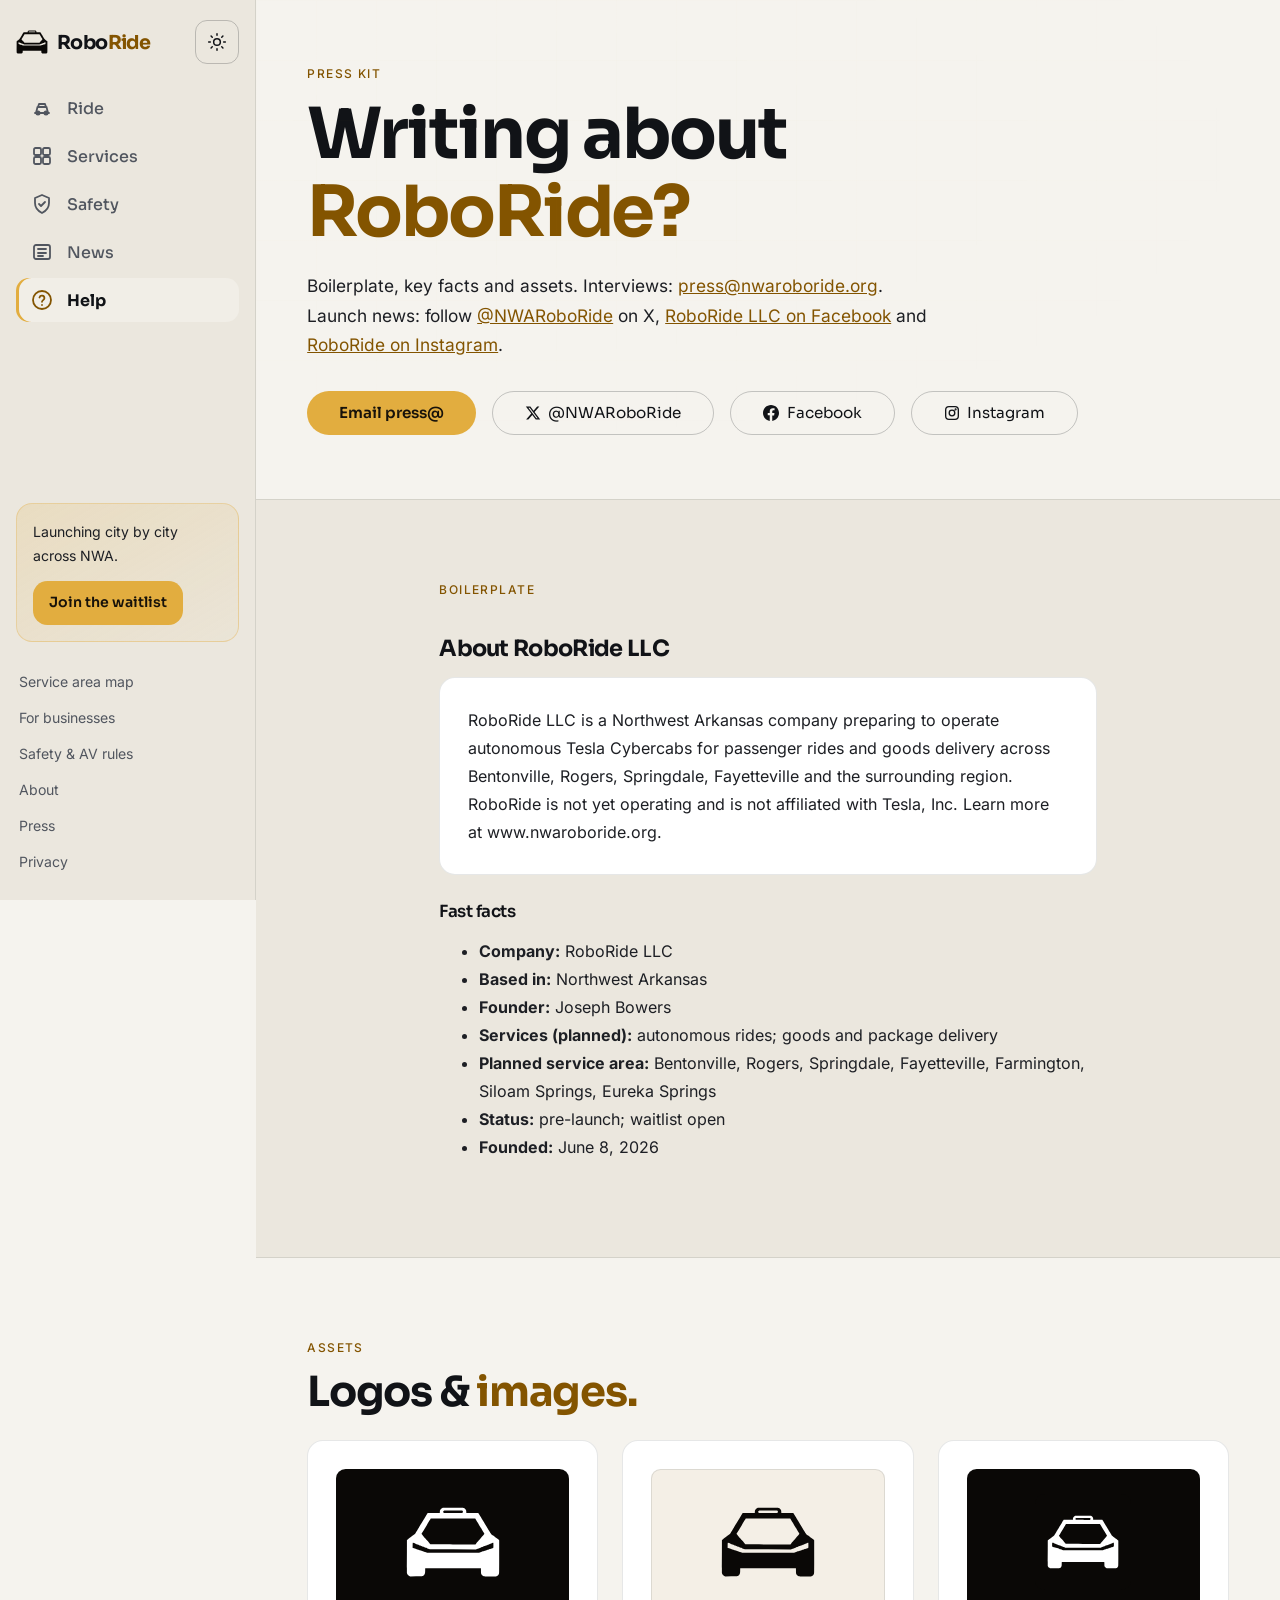
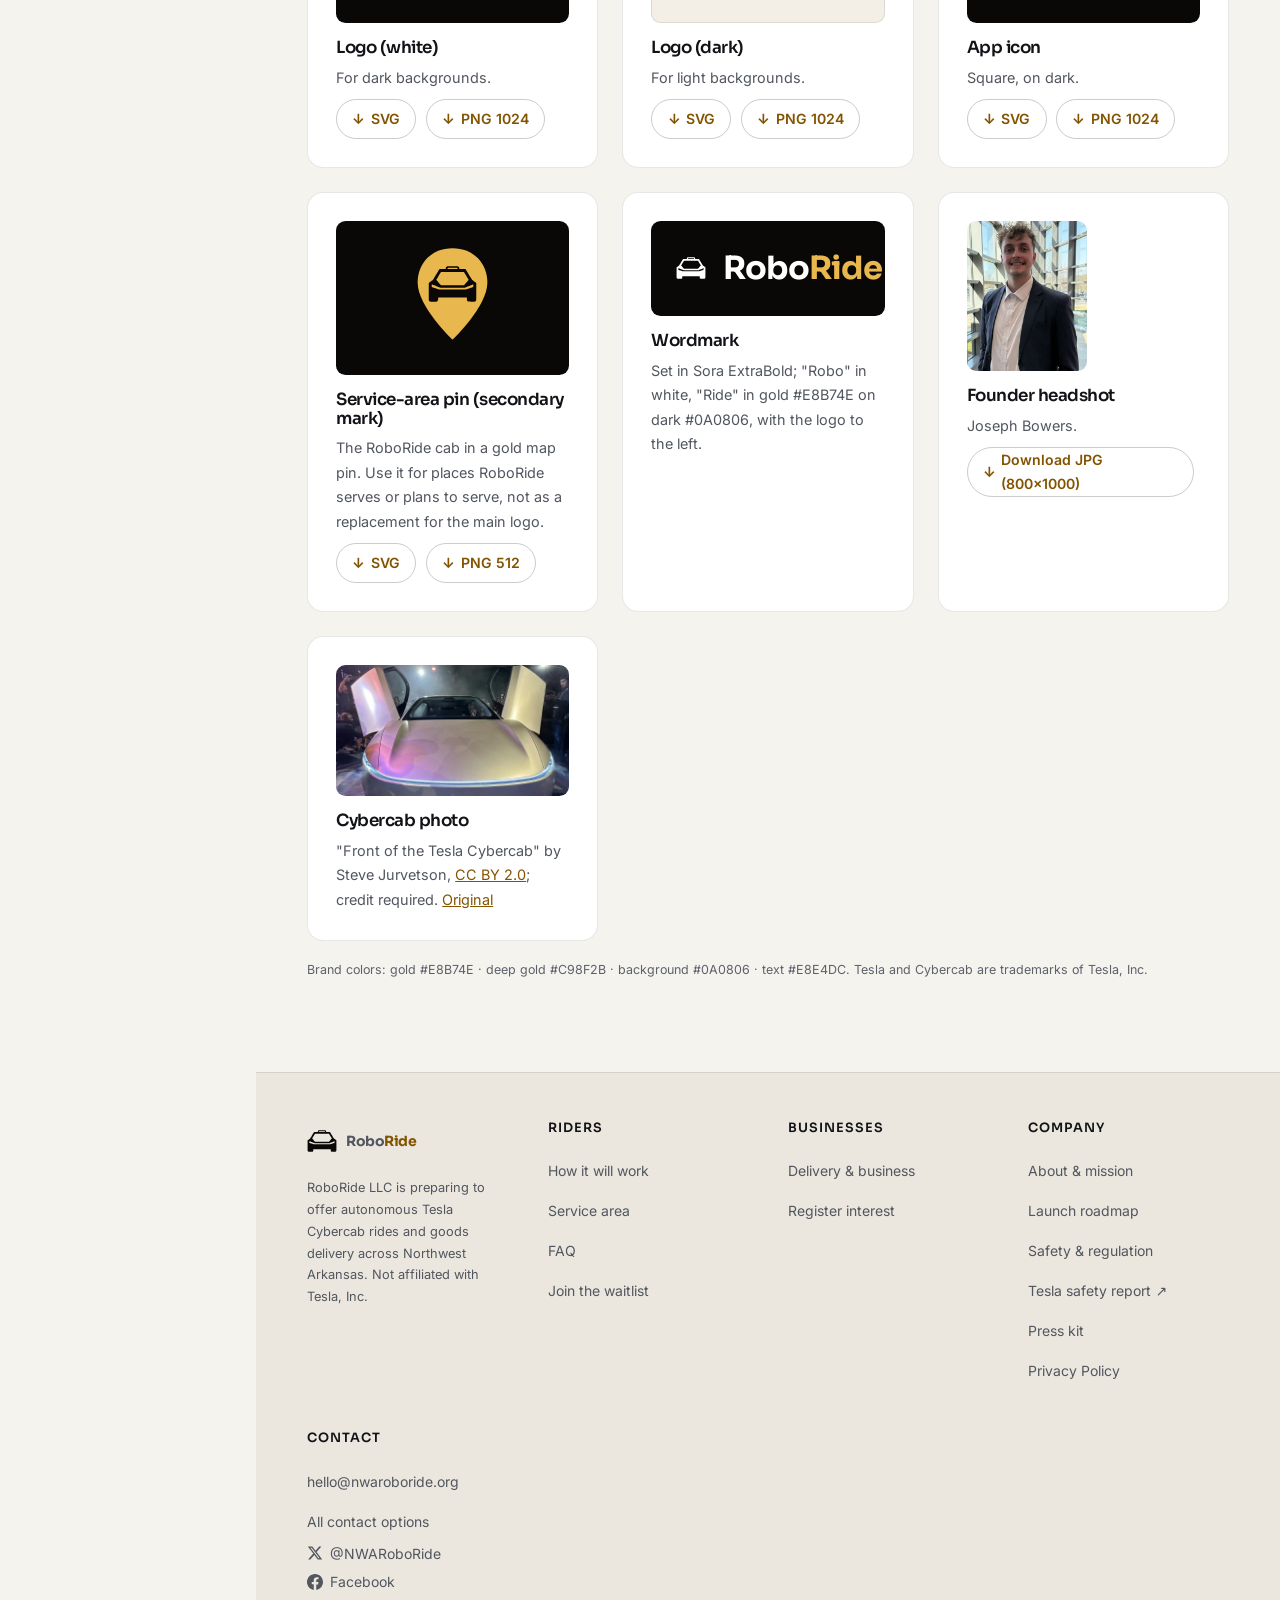
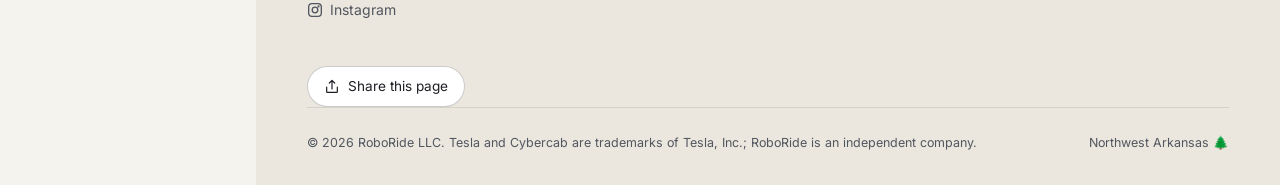
<file: press.html>
<!DOCTYPE html>
<html lang="en">
<head>
<meta charset="utf-8">
<meta name="viewport" content="width=device-width, initial-scale=1">
<title>Press Kit | RoboRide LLC</title>
<meta name="description" content="Press information, boilerplate and media assets for RoboRide LLC.">
<meta name="theme-color" content="#0e1014" media="(prefers-color-scheme: dark)">
<meta name="theme-color" content="#f5f3ee" media="(prefers-color-scheme: light)">
<meta name="color-scheme" content="dark light">
<link rel="canonical" href="https://www.nwaroboride.org/press.html">
<meta property="og:type" content="website">
<meta property="og:site_name" content="RoboRide">
<meta property="og:title" content="Press Kit | RoboRide">
<meta property="og:description" content="Press information, boilerplate and media assets for RoboRide LLC.">
<meta property="og:url" content="https://www.nwaroboride.org/press.html">
<meta property="og:image" content="https://www.nwaroboride.org/image/og/og-press.jpg">
<meta property="og:image:width" content="1200">
<meta property="og:image:height" content="630">
<meta property="og:image:alt" content="Press Kit: RoboRide, Northwest Arkansas">
<meta name="twitter:card" content="summary_large_image">
<meta name="twitter:site" content="@NWARoboRide">
<meta name="twitter:image" content="https://www.nwaroboride.org/image/og/og-press.jpg">
<script type="application/ld+json">{"@context": "https://schema.org", "@type": "BreadcrumbList", "itemListElement": [{"@type": "ListItem", "position": 1, "name": "Home", "item": "https://www.nwaroboride.org/"}, {"@type": "ListItem", "position": 2, "name": "Press Kit", "item": "https://www.nwaroboride.org/press.html"}]}</script>
<link rel="icon" href="favicon.ico" sizes="48x48">
<link rel="icon" type="image/svg+xml" href="favicon.svg">
<link rel="icon" type="image/png" sizes="32x32" href="image/favicon-32.png">
<link rel="apple-touch-icon" href="apple-touch-icon.png">
<link rel="manifest" href="site.webmanifest">
<script>(function(){var d=document.documentElement,t;try{t=localStorage.getItem("rr-theme")}catch(e){}if(t!=="light"&&t!=="dark")t=matchMedia("(prefers-color-scheme: light)").matches?"light":"dark";d.setAttribute("data-theme",t);d.classList.add("js")})()</script>
<link rel="stylesheet" href="site.css">
<link rel="stylesheet" href="wild-theme.css">
<script data-goatcounter="https://decisivetv.goatcounter.com/count" async src="//gc.zgo.at/count.js"></script>
</head>
<body>
<a class="skip-link" href="#main">Skip to content</a>
<header class="site-header">
  <a class="logo" href="index.html" aria-label="RoboRide home"><img class="lg-w" src="image/brand/roboride-logo-white.svg" width="30" height="30" alt=""><img class="lg-d" src="image/brand/roboride-logo-dark.svg" width="30" height="30" alt="">Robo<span>Ride</span></a>
  <nav id="site-nav" class="nav" aria-label="Primary">
    <ul>
      <li><a href="index.html#how">Riders</a></li>
      <li><a href="businesses.html">Businesses</a></li>
      <li><a href="service-area.html">Service Area</a></li>
      <li><a href="safety.html">Safety</a></li>
      <li><a href="about.html">About</a></li>
      <li><a href="index.html#faq">FAQ</a></li>
      <li><a href="index.html#contact">Contact</a></li>
      <li><a class="btn" href="index.html#signup">Join Waitlist</a></li>
    </ul>
  </nav>
  <button class="menu-btn" type="button" aria-label="Open menu" aria-controls="site-nav" aria-expanded="false">
    <svg width="20" height="20" viewBox="0 0 24 24" fill="none" stroke="#e8e4dc" stroke-width="1.8" stroke-linecap="round" aria-hidden="true"><path d="M4 6h16M4 12h16M4 18h16"/></svg>
  </button>
</header>
<aside class="side">
  <div class="side-top"><a class="logo" href="index.html#ride" aria-label="RoboRide home"><img class="lg-w" src="image/brand/roboride-logo-white.svg" width="32" height="32" alt=""><img class="lg-d" src="image/brand/roboride-logo-dark.svg" width="32" height="32" alt="">Robo<span>Ride</span></a><button type="button" class="theme-btn" data-theme-toggle aria-label="Switch to light theme"><svg class="ic-moon" viewBox="0 0 24 24" width="20" height="20" fill="none" stroke="currentColor" stroke-width="1.8" stroke-linecap="round" aria-hidden="true"><path d="M20 14.5A8 8 0 0 1 9.5 4a8 8 0 1 0 10.5 10.5z"/></svg><svg class="ic-sun" viewBox="0 0 24 24" width="20" height="20" fill="none" stroke="currentColor" stroke-width="1.8" stroke-linecap="round" aria-hidden="true"><circle cx="12" cy="12" r="4"/><path d="M12 2v2M12 20v2M4.9 4.9l1.4 1.4M17.7 17.7l1.4 1.4M2 12h2M20 12h2M4.9 19.1l1.4-1.4M17.7 6.3l1.4-1.4"/></svg></button></div>
  <nav class="side-tabs" aria-label="App sections"><ul><li><a href="index.html#ride" data-tab="ride"><svg class="ic" viewBox="0 0 24 24" width="24" height="24" fill="none" stroke="currentColor" stroke-width="1.8" stroke-linecap="round" stroke-linejoin="round" aria-hidden="true"><path d="M5 17h14M6 17l1.5-6h9L18 17M8 11l1-3h6l1 3"/><circle cx="8" cy="17" r="1.6"/><circle cx="16" cy="17" r="1.6"/></svg><span>Ride</span></a></li><li><a href="index.html#services" data-tab="services"><svg class="ic" viewBox="0 0 24 24" width="24" height="24" fill="none" stroke="currentColor" stroke-width="1.8" stroke-linecap="round" stroke-linejoin="round" aria-hidden="true"><rect x="4" y="4" width="7" height="7" rx="1.5"/><rect x="13" y="4" width="7" height="7" rx="1.5"/><rect x="4" y="13" width="7" height="7" rx="1.5"/><rect x="13" y="13" width="7" height="7" rx="1.5"/></svg><span>Services</span></a></li><li><a href="index.html#safety" data-tab="safety"><svg class="ic" viewBox="0 0 24 24" width="24" height="24" fill="none" stroke="currentColor" stroke-width="1.8" stroke-linecap="round" stroke-linejoin="round" aria-hidden="true"><path d="M12 3l7 3v5c0 4.5-3 8-7 10-4-2-7-5.5-7-10V6z"/><path d="M9 12l2 2 4-4"/></svg><span>Safety</span></a></li><li><a href="index.html#news" data-tab="news"><svg class="ic" viewBox="0 0 24 24" width="24" height="24" fill="none" stroke="currentColor" stroke-width="1.8" stroke-linecap="round" stroke-linejoin="round" aria-hidden="true"><rect x="4" y="5" width="16" height="14" rx="2"/><path d="M8 9h8M8 13h8M8 16h5"/></svg><span>News</span></a></li><li><a href="index.html#help" data-tab="help" aria-current="page"><svg class="ic" viewBox="0 0 24 24" width="24" height="24" fill="none" stroke="currentColor" stroke-width="1.8" stroke-linecap="round" stroke-linejoin="round" aria-hidden="true"><circle cx="12" cy="12" r="9"/><path d="M9.5 9.5a2.5 2.5 0 0 1 4.9.7c0 1.7-2.4 2.1-2.4 3.6M12 17h.01"/></svg><span>Help</span></a></li></ul></nav>
  <div class="side-card"><p>Launching city by city across NWA.</p><a class="btn gold sm" href="index.html#signup">Join the waitlist</a></div>
  <ul class="side-links"><li><a href="service-area.html">Service area map</a></li><li><a href="businesses.html">For businesses</a></li><li><a href="safety.html">Safety &amp; AV rules</a></li><li><a href="about.html">About</a></li><li><a href="press.html">Press</a></li><li><a href="privacy.html">Privacy</a></li></ul>
</aside>
<header class="topbar"><a class="logo" href="index.html#ride" aria-label="RoboRide home"><img class="lg-w" src="image/brand/roboride-logo-white.svg" width="32" height="32" alt=""><img class="lg-d" src="image/brand/roboride-logo-dark.svg" width="32" height="32" alt="">Robo<span>Ride</span></a><div class="tb-r"><button type="button" class="theme-btn" data-theme-toggle aria-label="Switch to light theme"><svg class="ic-moon" viewBox="0 0 24 24" width="20" height="20" fill="none" stroke="currentColor" stroke-width="1.8" stroke-linecap="round" aria-hidden="true"><path d="M20 14.5A8 8 0 0 1 9.5 4a8 8 0 1 0 10.5 10.5z"/></svg><svg class="ic-sun" viewBox="0 0 24 24" width="20" height="20" fill="none" stroke="currentColor" stroke-width="1.8" stroke-linecap="round" aria-hidden="true"><circle cx="12" cy="12" r="4"/><path d="M12 2v2M12 20v2M4.9 4.9l1.4 1.4M17.7 17.7l1.4 1.4M2 12h2M20 12h2M4.9 19.1l1.4-1.4M17.7 6.3l1.4-1.4"/></svg></button><a class="btn gold sm" href="index.html#signup">Join waitlist</a></div></header>
<main id="main">

<section class="page-hero"><div class="wrap">
  <div class="eyebrow">Press kit</div>
  <h1>Writing about<br><em class="hl">RoboRide?</em></h1>
  <p class="lead">Boilerplate, key facts and assets. Interviews: <a class="email" href="mailto:press@nwaroboride.org">press@nwaroboride.org</a>. Launch news: follow <a href="https://x.com/NWARoboRide" target="_blank" rel="me noopener" aria-label="RoboRide on X, @NWARoboRide">@NWARoboRide</a> on X, <a href="https://www.facebook.com/profile.php?id=61595134426111" target="_blank" rel="me noopener" aria-label="RoboRide LLC on Facebook">RoboRide LLC on Facebook</a> and <a href="https://www.instagram.com/nwaroboride/" target="_blank" rel="me noopener" aria-label="RoboRide on Instagram">RoboRide on Instagram</a>.</p>
  <div class="actions"><a class="btn" href="mailto:press@nwaroboride.org">Email press@</a><a class="btn ghost social-x" href="https://x.com/NWARoboRide" target="_blank" rel="me noopener" aria-label="RoboRide on X, @NWARoboRide"><svg width="16" height="16" viewBox="0 0 24 24" fill="currentColor" aria-hidden="true" focusable="false"><path d="M18.244 2.25h3.308l-7.227 8.26 8.502 11.24H16.17l-5.214-6.817L4.99 21.75H1.68l7.73-8.835L1.254 2.25H8.08l4.713 6.231zm-1.161 17.52h1.833L7.084 4.126H5.117z"/></svg><span>@NWARoboRide</span></a><a class="btn ghost social-x social-fb" href="https://www.facebook.com/profile.php?id=61595134426111" target="_blank" rel="me noopener" aria-label="RoboRide LLC on Facebook"><svg width="16" height="16" viewBox="0 0 24 24" fill="currentColor" aria-hidden="true" focusable="false"><path d="M24 12.07C24 5.41 18.63 0 12 0S0 5.4 0 12.07C0 18.1 4.39 23.1 10.13 24v-8.44H7.08v-3.49h3.04V9.41c0-3.02 1.8-4.7 4.54-4.7 1.31 0 2.68.24 2.68.24v2.97h-1.5c-1.5 0-1.96.93-1.96 1.89v2.26h3.32l-.53 3.5h-2.8V24C19.62 23.1 24 18.1 24 12.07"/></svg><span>Facebook</span></a><a class="btn ghost social-x social-ig" href="https://www.instagram.com/nwaroboride/" target="_blank" rel="me noopener" aria-label="RoboRide on Instagram"><svg width="16" height="16" viewBox="0 0 24 24" fill="none" stroke="currentColor" stroke-width="2" stroke-linecap="round" stroke-linejoin="round" aria-hidden="true" focusable="false"><rect x="2.5" y="2.5" width="19" height="19" rx="5"/><circle cx="12" cy="12" r="4.2"/><circle cx="17.4" cy="6.6" r=".6" fill="currentColor"/></svg><span>Instagram</span></a></div>
</div></section>

<section class="section alt"><div class="wrap prose">
  <div class="eyebrow">Boilerplate</div>
  <h2>About RoboRide LLC</h2>
  <p class="card" style="color:#e8e4dc">RoboRide LLC is a Northwest Arkansas company preparing to operate autonomous Tesla Cybercabs for passenger rides and goods delivery across Bentonville, Rogers, Springdale, Fayetteville and the surrounding region. RoboRide is not yet operating and is not affiliated with Tesla, Inc. Learn more at www.nwaroboride.org.</p>
  <h3>Fast facts</h3>
  <ul>
    <li><strong>Company:</strong> RoboRide LLC</li>
    <li><strong>Based in:</strong> Northwest Arkansas</li>
    <li><strong>Founder:</strong> Joseph Bowers</li>
    <li><strong>Services (planned):</strong> autonomous rides; goods and package delivery</li>
    <li><strong>Planned service area:</strong> Bentonville, Rogers, Springdale, Fayetteville, Farmington, Siloam Springs, Eureka Springs</li>
    <li><strong>Status:</strong> pre-launch; waitlist open</li>
    <li><strong>Founded:</strong> June 8, 2026</li>
  </ul>
</div></section>

<section class="section"><div class="wrap">
  <div class="eyebrow">Assets</div>
  <h2>Logos &amp; <em class="hl">images.</em></h2>
  <div class="grid" style="margin-top:1.5rem">
    <div class="card"><div style="background:#0a0806;border:.5px solid var(--line);border-radius:.6rem;padding:1.5rem;text-align:center;margin-bottom:1rem"><img src="image/brand/roboride-logo-white.svg" width="96" height="96" alt="RoboRide logo, white" loading="lazy"></div><h3>Logo (white)</h3><p>For dark backgrounds.<br><a class="dl" href="image/brand/roboride-logo-white.svg" download>SVG</a> <a class="dl" href="image/brand/roboride-logo-white-1024.png" download>PNG 1024</a></p></div>
    <div class="card"><div style="background:#f4efe6;border:.5px solid var(--line);border-radius:.6rem;padding:1.5rem;text-align:center;margin-bottom:1rem"><img src="image/brand/roboride-logo-dark.svg" width="96" height="96" alt="RoboRide logo, dark" loading="lazy"></div><h3>Logo (dark)</h3><p>For light backgrounds.<br><a class="dl" href="image/brand/roboride-logo-dark.svg" download>SVG</a> <a class="dl" href="image/brand/roboride-logo-dark-1024.png" download>PNG 1024</a></p></div>
    <div class="card"><div style="background:#0a0806;border:.5px solid var(--line);border-radius:.6rem;padding:1.5rem;text-align:center;margin-bottom:1rem"><img src="image/brand/roboride-icon.svg" width="96" height="96" alt="RoboRide app icon" loading="lazy" style="border-radius:.6rem"></div><h3>App icon</h3><p>Square, on dark.<br><a class="dl" href="image/brand/roboride-icon.svg" download>SVG</a> <a class="dl" href="image/brand/roboride-icon-1024.png" download>PNG 1024</a></p></div>
    <div class="card"><div style="background:#0a0806;border:.5px solid var(--line);border-radius:.6rem;padding:1.5rem;text-align:center;margin-bottom:1rem"><img src="image/brand/roboride-pin.svg" width="75" height="96" alt="RoboRide service-area pin" loading="lazy"></div><h3>Service-area pin (secondary mark)</h3><p>The RoboRide cab in a gold map pin. Use it for places RoboRide serves or plans to serve, not as a replacement for the main logo.<br><a class="dl" href="image/brand/roboride-pin.svg" download>SVG</a> <a class="dl" href="image/brand/roboride-pin-512.png" download>PNG 512</a></p></div>
    <div class="card"><div style="background:#0a0806;border:.5px solid var(--line);border-radius:.6rem;padding:1.5rem;text-align:center;margin-bottom:1rem"><span class="logo" style="font-size:clamp(1.3rem,6vw,2rem);white-space:nowrap"><img src="image/brand/roboride-logo-white.svg" width="30" height="30" alt="" style="display:inline-block;vertical-align:-6px;margin-right:.5rem">Robo<span>Ride</span></span></div><h3>Wordmark</h3><p>Set in Sora ExtraBold; "Robo" in white, "Ride" in gold #E8B74E on dark #0A0806, with the logo to the left.</p></div>
    <div class="card"><picture><source type="image/avif" srcset="image/founder-joseph-400.avif"><source type="image/webp" srcset="image/founder-joseph-400.webp"><img src="image/founder-joseph-400.jpg" alt="Joseph Bowers, founder of RoboRide LLC" width="400" height="500" loading="lazy" decoding="async" style="width:120px;height:auto;border-radius:.6rem;display:block;margin-bottom:1rem"></picture><h3>Founder headshot</h3><p>Joseph Bowers.<br><a class="dl" href="image/founder-joseph-800.jpg" download>Download JPG (800×1000)</a></p></div>
    <div class="card"><picture><source type="image/avif" srcset="image/hero-cybercab-960.avif"><source type="image/webp" srcset="image/hero-cybercab-960.webp"><img src="image/hero-cybercab-960.jpg" alt="Front view of a Tesla Cybercab with doors raised" width="960" height="540" style="width:100%;height:auto;border-radius:.6rem;display:block;margin-bottom:1rem" loading="lazy" decoding="async"></picture><h3>Cybercab photo</h3><p>"Front of the Tesla Cybercab" by Steve Jurvetson, <a href="https://creativecommons.org/licenses/by/2.0/" target="_blank" rel="noopener">CC BY 2.0</a>; credit required. <a href="https://commons.wikimedia.org/wiki/File:Front_of_the_Tesla_Cybercab.jpg" target="_blank" rel="noopener">Original</a></p></div>
  </div>
  <p class="tiny" style="margin-top:1.25rem">Brand colors: gold #E8B74E · deep gold #C98F2B · background #0A0806 · text #E8E4DC. Tesla and Cybercab are trademarks of Tesla, Inc.</p>
</div></section>

</main>
<footer class="site-footer">
  <div class="wrap">
    <div class="cols">
      <div>
        <a class="logo" href="index.html"><img class="lg-w" src="image/brand/roboride-logo-white.svg" width="30" height="30" alt=""><img class="lg-d" src="image/brand/roboride-logo-dark.svg" width="30" height="30" alt="">Robo<span>Ride</span></a>
        <p class="muted small" style="max-width:280px">RoboRide LLC is preparing to offer autonomous Tesla Cybercab rides and goods delivery across Northwest Arkansas. Not affiliated with Tesla, Inc.</p>
      </div>
      <div><h2>Riders</h2><ul><li><a href="index.html#how">How it will work</a></li><li><a href="service-area.html">Service area</a></li><li><a href="index.html#faq">FAQ</a></li><li><a href="index.html#signup">Join the waitlist</a></li></ul></div>
      <div><h2>Businesses</h2><ul><li><a href="businesses.html">Delivery &amp; business</a></li><li><a href="businesses.html#interest">Register interest</a></li></ul></div>
      <div><h2>Company</h2><ul><li><a href="about.html">About &amp; mission</a></li><li><a href="about.html#roadmap">Launch roadmap</a></li><li><a href="safety.html">Safety &amp; regulation</a></li><li><a href="https://www.tesla.com/robotaxi/safety" target="_blank" rel="noopener">Tesla safety report ↗</a></li><li><a href="press.html">Press kit</a></li><li><a href="privacy.html">Privacy Policy</a></li></ul></div>
      <div><h2>Contact</h2><ul><li><a class="email" href="mailto:hello@nwaroboride.org">hello@nwaroboride.org</a></li><li><a href="index.html#contact">All contact options</a></li><li><a class="social-x" href="https://x.com/NWARoboRide" target="_blank" rel="me noopener" aria-label="RoboRide on X, @NWARoboRide"><svg width="16" height="16" viewBox="0 0 24 24" fill="currentColor" aria-hidden="true" focusable="false"><path d="M18.244 2.25h3.308l-7.227 8.26 8.502 11.24H16.17l-5.214-6.817L4.99 21.75H1.68l7.73-8.835L1.254 2.25H8.08l4.713 6.231zm-1.161 17.52h1.833L7.084 4.126H5.117z"/></svg><span>@NWARoboRide</span></a></li><li><a class="social-x social-fb" href="https://www.facebook.com/profile.php?id=61595134426111" target="_blank" rel="me noopener" aria-label="RoboRide LLC on Facebook"><svg width="16" height="16" viewBox="0 0 24 24" fill="currentColor" aria-hidden="true" focusable="false"><path d="M24 12.07C24 5.41 18.63 0 12 0S0 5.4 0 12.07C0 18.1 4.39 23.1 10.13 24v-8.44H7.08v-3.49h3.04V9.41c0-3.02 1.8-4.7 4.54-4.7 1.31 0 2.68.24 2.68.24v2.97h-1.5c-1.5 0-1.96.93-1.96 1.89v2.26h3.32l-.53 3.5h-2.8V24C19.62 23.1 24 18.1 24 12.07"/></svg><span>Facebook</span></a></li><li><a class="social-x social-ig" href="https://www.instagram.com/nwaroboride/" target="_blank" rel="me noopener" aria-label="RoboRide on Instagram"><svg width="16" height="16" viewBox="0 0 24 24" fill="none" stroke="currentColor" stroke-width="2" stroke-linecap="round" stroke-linejoin="round" aria-hidden="true" focusable="false"><rect x="2.5" y="2.5" width="19" height="19" rx="5"/><circle cx="12" cy="12" r="4.2"/><circle cx="17.4" cy="6.6" r=".6" fill="currentColor"/></svg><span>Instagram</span></a></li></ul></div>
    </div>
    <div class="share-row"><button type="button" class="share-btn" data-share data-title="Press Kit | RoboRide"><svg width="16" height="16" viewBox="0 0 24 24" fill="none" stroke="currentColor" stroke-width="1.8" stroke-linecap="round" stroke-linejoin="round" aria-hidden="true"><path d="M4 12v7a1 1 0 0 0 1 1h14a1 1 0 0 0 1-1v-7M16 6l-4-4-4 4M12 2v13"/></svg><span>Share this page</span></button><span class="share-status" role="status" aria-live="polite"></span></div>
    <div class="base"><span>© 2026 RoboRide LLC. Tesla and Cybercab are trademarks of Tesla, Inc.; RoboRide is an independent company.</span><span>Northwest Arkansas <span aria-hidden="true">🌲</span></span></div>
  </div>
</footer>
<aside aria-label="Page tools"><a href="#main" class="to-top" aria-label="Back to top" hidden><svg width="18" height="18" viewBox="0 0 24 24" fill="none" stroke="currentColor" stroke-width="2" stroke-linecap="round" stroke-linejoin="round" aria-hidden="true"><path d="M12 19V5M5 12l7-7 7 7"/></svg></a></aside>
<script src="site.js" defer></script>
<nav class="tabbar" aria-label="App sections"><ul><li><a href="index.html#ride" data-tab="ride"><svg class="ic" viewBox="0 0 24 24" width="24" height="24" fill="none" stroke="currentColor" stroke-width="1.8" stroke-linecap="round" stroke-linejoin="round" aria-hidden="true"><path d="M5 17h14M6 17l1.5-6h9L18 17M8 11l1-3h6l1 3"/><circle cx="8" cy="17" r="1.6"/><circle cx="16" cy="17" r="1.6"/></svg><span>Ride</span></a></li><li><a href="index.html#services" data-tab="services"><svg class="ic" viewBox="0 0 24 24" width="24" height="24" fill="none" stroke="currentColor" stroke-width="1.8" stroke-linecap="round" stroke-linejoin="round" aria-hidden="true"><rect x="4" y="4" width="7" height="7" rx="1.5"/><rect x="13" y="4" width="7" height="7" rx="1.5"/><rect x="4" y="13" width="7" height="7" rx="1.5"/><rect x="13" y="13" width="7" height="7" rx="1.5"/></svg><span>Services</span></a></li><li><a href="index.html#safety" data-tab="safety"><svg class="ic" viewBox="0 0 24 24" width="24" height="24" fill="none" stroke="currentColor" stroke-width="1.8" stroke-linecap="round" stroke-linejoin="round" aria-hidden="true"><path d="M12 3l7 3v5c0 4.5-3 8-7 10-4-2-7-5.5-7-10V6z"/><path d="M9 12l2 2 4-4"/></svg><span>Safety</span></a></li><li><a href="index.html#news" data-tab="news"><svg class="ic" viewBox="0 0 24 24" width="24" height="24" fill="none" stroke="currentColor" stroke-width="1.8" stroke-linecap="round" stroke-linejoin="round" aria-hidden="true"><rect x="4" y="5" width="16" height="14" rx="2"/><path d="M8 9h8M8 13h8M8 16h5"/></svg><span>News</span></a></li><li><a href="index.html#help" data-tab="help" aria-current="page"><svg class="ic" viewBox="0 0 24 24" width="24" height="24" fill="none" stroke="currentColor" stroke-width="1.8" stroke-linecap="round" stroke-linejoin="round" aria-hidden="true"><circle cx="12" cy="12" r="9"/><path d="M9.5 9.5a2.5 2.5 0 0 1 4.9.7c0 1.7-2.4 2.1-2.4 3.6M12 17h.01"/></svg><span>Help</span></a></li></ul></nav>
<script src="app-shell.js" defer></script>
</body>
</html>
</file>
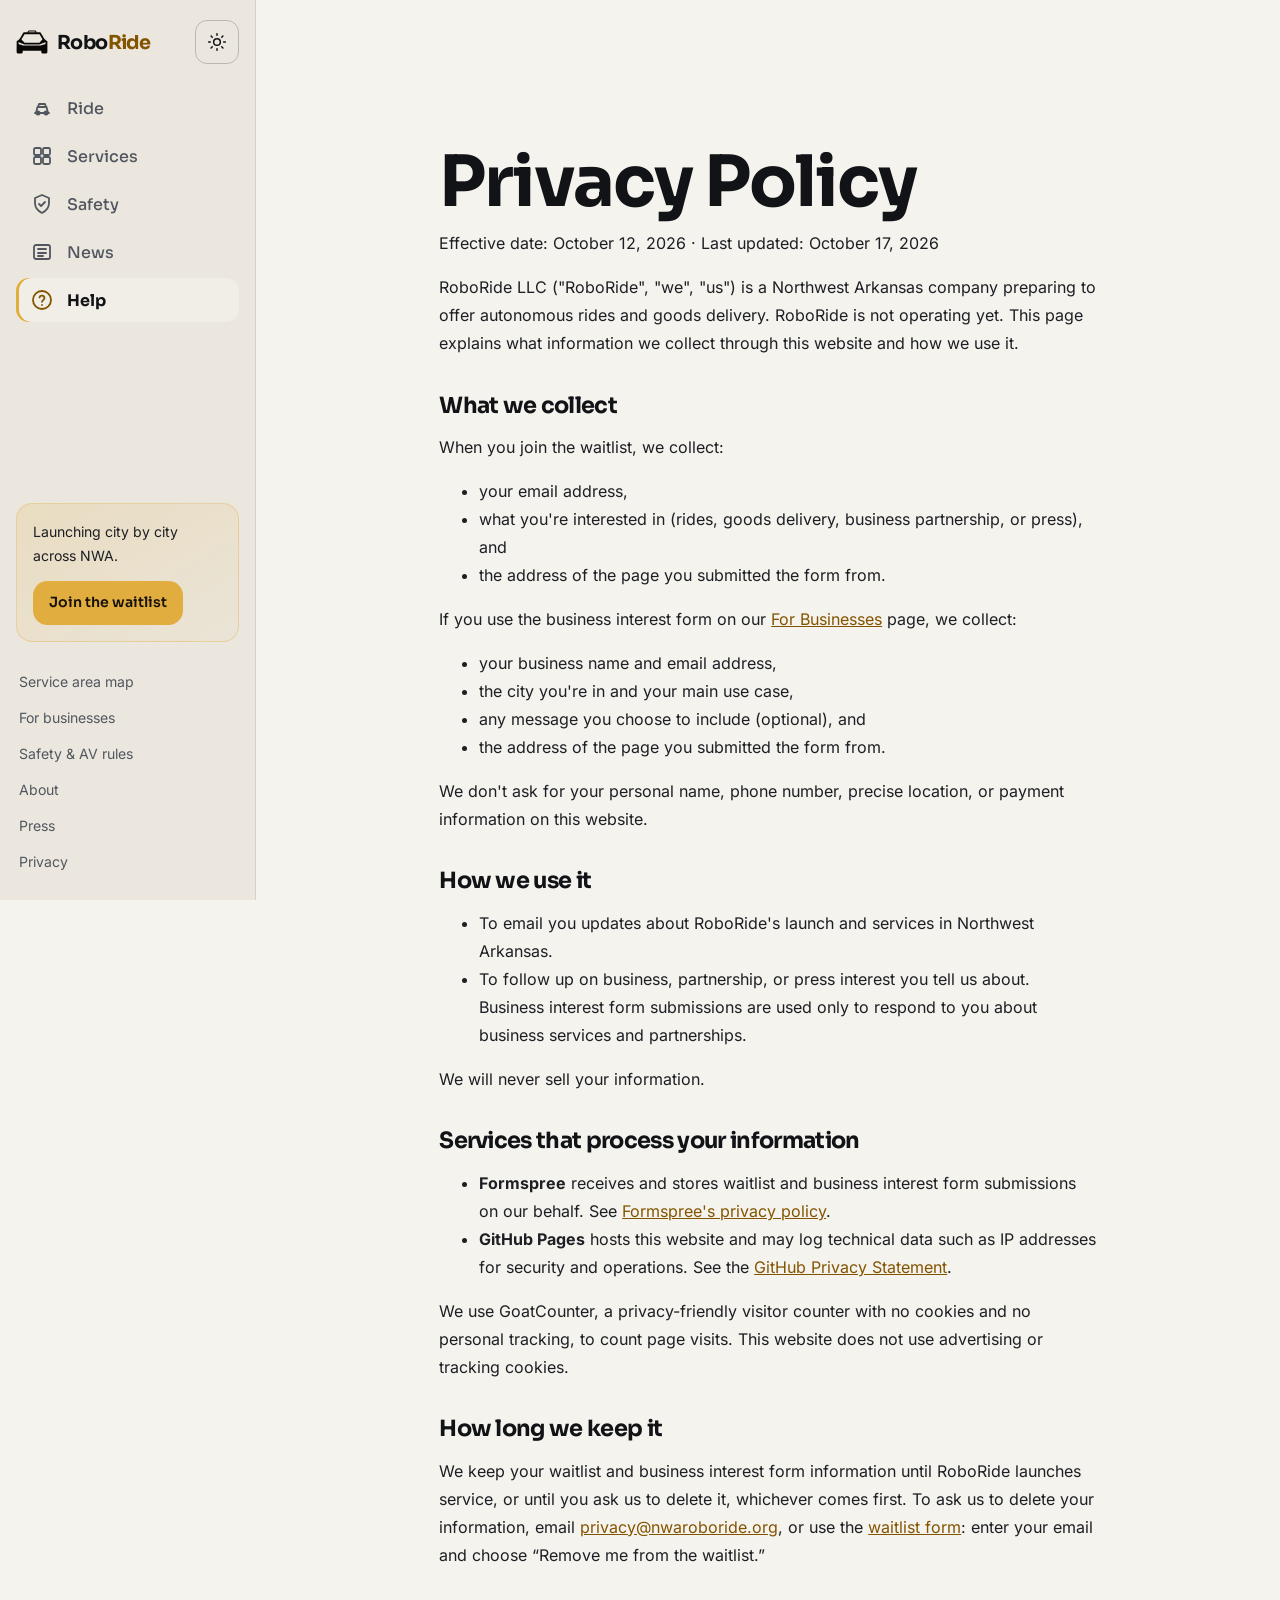
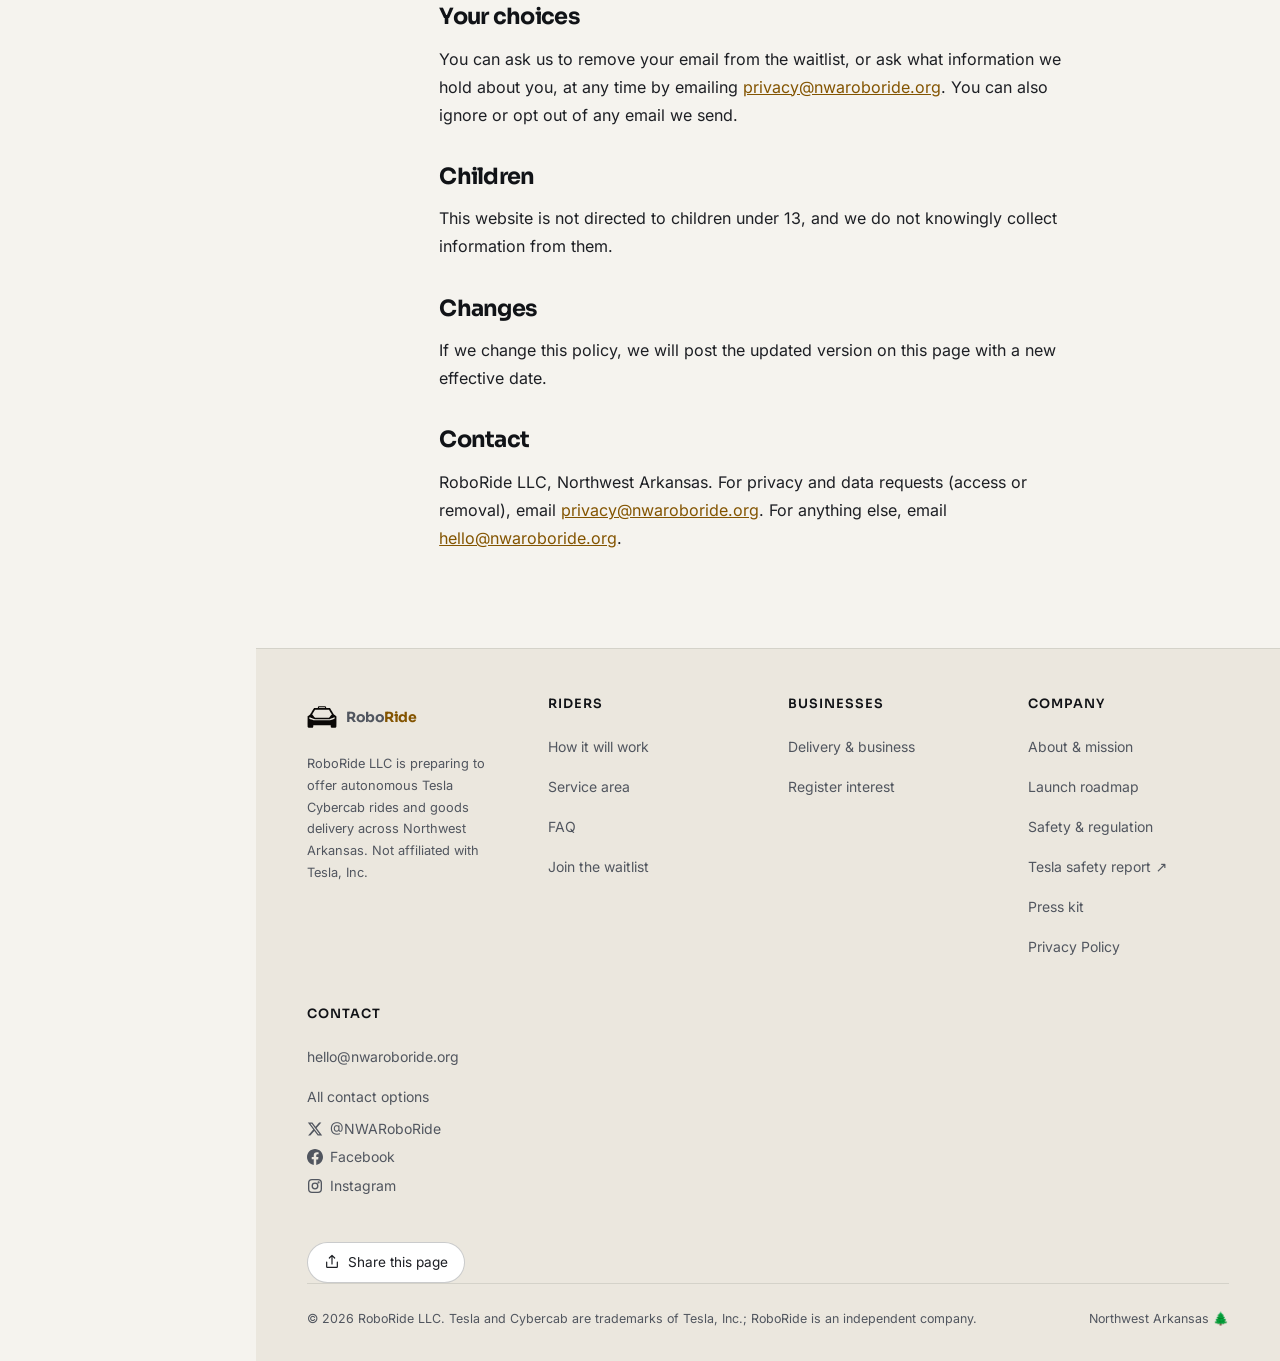
<file: privacy.html>
<!DOCTYPE html>
<html lang="en">
<head>
<meta charset="utf-8">
<meta name="viewport" content="width=device-width, initial-scale=1">
<title>Privacy Policy | RoboRide LLC</title>
<meta name="description" content="How RoboRide LLC handles the information you share when you join the waitlist or register business interest.">
<meta name="theme-color" content="#0e1014" media="(prefers-color-scheme: dark)">
<meta name="theme-color" content="#f5f3ee" media="(prefers-color-scheme: light)">
<meta name="color-scheme" content="dark light">
<link rel="canonical" href="https://www.nwaroboride.org/privacy.html">
<meta property="og:type" content="website">
<meta property="og:site_name" content="RoboRide">
<meta property="og:title" content="Privacy Policy | RoboRide">
<meta property="og:description" content="How RoboRide LLC handles the information you share when you join the waitlist or register business interest.">
<meta property="og:url" content="https://www.nwaroboride.org/privacy.html">
<meta property="og:image" content="https://www.nwaroboride.org/image/og/og-privacy.jpg">
<meta property="og:image:width" content="1200">
<meta property="og:image:height" content="630">
<meta property="og:image:alt" content="Privacy Policy: RoboRide, Northwest Arkansas">
<meta name="twitter:card" content="summary_large_image">
<meta name="twitter:site" content="@NWARoboRide">
<meta name="twitter:image" content="https://www.nwaroboride.org/image/og/og-privacy.jpg">
<script type="application/ld+json">{"@context": "https://schema.org", "@type": "BreadcrumbList", "itemListElement": [{"@type": "ListItem", "position": 1, "name": "Home", "item": "https://www.nwaroboride.org/"}, {"@type": "ListItem", "position": 2, "name": "Privacy Policy", "item": "https://www.nwaroboride.org/privacy.html"}]}</script>
<link rel="icon" href="favicon.ico" sizes="48x48">
<link rel="icon" type="image/svg+xml" href="favicon.svg">
<link rel="icon" type="image/png" sizes="32x32" href="image/favicon-32.png">
<link rel="apple-touch-icon" href="apple-touch-icon.png">
<link rel="manifest" href="site.webmanifest">
<script>(function(){var d=document.documentElement,t;try{t=localStorage.getItem("rr-theme")}catch(e){}if(t!=="light"&&t!=="dark")t=matchMedia("(prefers-color-scheme: light)").matches?"light":"dark";d.setAttribute("data-theme",t);d.classList.add("js")})()</script>
<link rel="stylesheet" href="site.css">
<link rel="stylesheet" href="wild-theme.css">
<script data-goatcounter="https://decisivetv.goatcounter.com/count" async src="//gc.zgo.at/count.js"></script>
</head>
<body>
<a class="skip-link" href="#main">Skip to content</a>
<header class="site-header">
  <a class="logo" href="index.html" aria-label="RoboRide home"><img class="lg-w" src="image/brand/roboride-logo-white.svg" width="30" height="30" alt=""><img class="lg-d" src="image/brand/roboride-logo-dark.svg" width="30" height="30" alt="">Robo<span>Ride</span></a>
  <nav id="site-nav" class="nav" aria-label="Primary">
    <ul>
      <li><a href="index.html#how">Riders</a></li>
      <li><a href="businesses.html">Businesses</a></li>
      <li><a href="service-area.html">Service Area</a></li>
      <li><a href="safety.html">Safety</a></li>
      <li><a href="about.html">About</a></li>
      <li><a href="index.html#faq">FAQ</a></li>
      <li><a href="index.html#contact">Contact</a></li>
      <li><a class="btn" href="index.html#signup">Join Waitlist</a></li>
    </ul>
  </nav>
  <button class="menu-btn" type="button" aria-label="Open menu" aria-controls="site-nav" aria-expanded="false">
    <svg width="20" height="20" viewBox="0 0 24 24" fill="none" stroke="#e8e4dc" stroke-width="1.8" stroke-linecap="round" aria-hidden="true"><path d="M4 6h16M4 12h16M4 18h16"/></svg>
  </button>
</header>
<aside class="side">
  <div class="side-top"><a class="logo" href="index.html#ride" aria-label="RoboRide home"><img class="lg-w" src="image/brand/roboride-logo-white.svg" width="32" height="32" alt=""><img class="lg-d" src="image/brand/roboride-logo-dark.svg" width="32" height="32" alt="">Robo<span>Ride</span></a><button type="button" class="theme-btn" data-theme-toggle aria-label="Switch to light theme"><svg class="ic-moon" viewBox="0 0 24 24" width="20" height="20" fill="none" stroke="currentColor" stroke-width="1.8" stroke-linecap="round" aria-hidden="true"><path d="M20 14.5A8 8 0 0 1 9.5 4a8 8 0 1 0 10.5 10.5z"/></svg><svg class="ic-sun" viewBox="0 0 24 24" width="20" height="20" fill="none" stroke="currentColor" stroke-width="1.8" stroke-linecap="round" aria-hidden="true"><circle cx="12" cy="12" r="4"/><path d="M12 2v2M12 20v2M4.9 4.9l1.4 1.4M17.7 17.7l1.4 1.4M2 12h2M20 12h2M4.9 19.1l1.4-1.4M17.7 6.3l1.4-1.4"/></svg></button></div>
  <nav class="side-tabs" aria-label="App sections"><ul><li><a href="index.html#ride" data-tab="ride"><svg class="ic" viewBox="0 0 24 24" width="24" height="24" fill="none" stroke="currentColor" stroke-width="1.8" stroke-linecap="round" stroke-linejoin="round" aria-hidden="true"><path d="M5 17h14M6 17l1.5-6h9L18 17M8 11l1-3h6l1 3"/><circle cx="8" cy="17" r="1.6"/><circle cx="16" cy="17" r="1.6"/></svg><span>Ride</span></a></li><li><a href="index.html#services" data-tab="services"><svg class="ic" viewBox="0 0 24 24" width="24" height="24" fill="none" stroke="currentColor" stroke-width="1.8" stroke-linecap="round" stroke-linejoin="round" aria-hidden="true"><rect x="4" y="4" width="7" height="7" rx="1.5"/><rect x="13" y="4" width="7" height="7" rx="1.5"/><rect x="4" y="13" width="7" height="7" rx="1.5"/><rect x="13" y="13" width="7" height="7" rx="1.5"/></svg><span>Services</span></a></li><li><a href="index.html#safety" data-tab="safety"><svg class="ic" viewBox="0 0 24 24" width="24" height="24" fill="none" stroke="currentColor" stroke-width="1.8" stroke-linecap="round" stroke-linejoin="round" aria-hidden="true"><path d="M12 3l7 3v5c0 4.5-3 8-7 10-4-2-7-5.5-7-10V6z"/><path d="M9 12l2 2 4-4"/></svg><span>Safety</span></a></li><li><a href="index.html#news" data-tab="news"><svg class="ic" viewBox="0 0 24 24" width="24" height="24" fill="none" stroke="currentColor" stroke-width="1.8" stroke-linecap="round" stroke-linejoin="round" aria-hidden="true"><rect x="4" y="5" width="16" height="14" rx="2"/><path d="M8 9h8M8 13h8M8 16h5"/></svg><span>News</span></a></li><li><a href="index.html#help" data-tab="help" aria-current="page"><svg class="ic" viewBox="0 0 24 24" width="24" height="24" fill="none" stroke="currentColor" stroke-width="1.8" stroke-linecap="round" stroke-linejoin="round" aria-hidden="true"><circle cx="12" cy="12" r="9"/><path d="M9.5 9.5a2.5 2.5 0 0 1 4.9.7c0 1.7-2.4 2.1-2.4 3.6M12 17h.01"/></svg><span>Help</span></a></li></ul></nav>
  <div class="side-card"><p>Launching city by city across NWA.</p><a class="btn gold sm" href="index.html#signup">Join the waitlist</a></div>
  <ul class="side-links"><li><a href="service-area.html">Service area map</a></li><li><a href="businesses.html">For businesses</a></li><li><a href="safety.html">Safety &amp; AV rules</a></li><li><a href="about.html">About</a></li><li><a href="press.html">Press</a></li><li><a href="privacy.html">Privacy</a></li></ul>
</aside>
<header class="topbar"><a class="logo" href="index.html#ride" aria-label="RoboRide home"><img class="lg-w" src="image/brand/roboride-logo-white.svg" width="32" height="32" alt=""><img class="lg-d" src="image/brand/roboride-logo-dark.svg" width="32" height="32" alt="">Robo<span>Ride</span></a><div class="tb-r"><button type="button" class="theme-btn" data-theme-toggle aria-label="Switch to light theme"><svg class="ic-moon" viewBox="0 0 24 24" width="20" height="20" fill="none" stroke="currentColor" stroke-width="1.8" stroke-linecap="round" aria-hidden="true"><path d="M20 14.5A8 8 0 0 1 9.5 4a8 8 0 1 0 10.5 10.5z"/></svg><svg class="ic-sun" viewBox="0 0 24 24" width="20" height="20" fill="none" stroke="currentColor" stroke-width="1.8" stroke-linecap="round" aria-hidden="true"><circle cx="12" cy="12" r="4"/><path d="M12 2v2M12 20v2M4.9 4.9l1.4 1.4M17.7 17.7l1.4 1.4M2 12h2M20 12h2M4.9 19.1l1.4-1.4M17.7 6.3l1.4-1.4"/></svg></button><a class="btn gold sm" href="index.html#signup">Join waitlist</a></div></header>
<main id="main">

<section class="section prose-wrap"><div class="wrap prose">
<!-- PRIVACY:BEGIN -->
  <h1>Privacy Policy</h1>
  <p class="muted" style="margin:0">Effective date: October 12, 2026 · Last updated: October 17, 2026</p>

  <p>RoboRide LLC ("RoboRide", "we", "us") is a Northwest Arkansas company preparing to offer autonomous rides and goods delivery. RoboRide is not operating yet. This page explains what information we collect through this website and how we use it.</p>

  <h2>What we collect</h2>
  <p>When you join the waitlist, we collect:</p>
  <ul>
    <li>your email address,</li>
    <li>what you're interested in (rides, goods delivery, business partnership, or press), and</li>
    <li>the address of the page you submitted the form from.</li>
  </ul>
  <p>If you use the business interest form on our <a href="businesses.html">For Businesses</a> page, we collect:</p>
  <ul>
    <li>your business name and email address,</li>
    <li>the city you're in and your main use case,</li>
    <li>any message you choose to include (optional), and</li>
    <li>the address of the page you submitted the form from.</li>
  </ul>
  <p>We don't ask for your personal name, phone number, precise location, or payment information on this website.</p>

  <h2>How we use it</h2>
  <ul>
    <li>To email you updates about RoboRide's launch and services in Northwest Arkansas.</li>
    <li>To follow up on business, partnership, or press interest you tell us about. Business interest form submissions are used only to respond to you about business services and partnerships.</li>
  </ul>
  <p>We will never sell your information.</p>

  <h2>Services that process your information</h2>
  <ul>
    <li><strong>Formspree</strong> receives and stores waitlist and business interest form submissions on our behalf. See <a href="https://formspree.io/legal/privacy-policy/" rel="noopener" target="_blank">Formspree's privacy policy</a>.</li>
    <li><strong>GitHub Pages</strong> hosts this website and may log technical data such as IP addresses for security and operations. See the <a href="https://docs.github.com/en/site-policy/privacy-policies/github-general-privacy-statement" rel="noopener" target="_blank">GitHub Privacy Statement</a>.</li>
  </ul>
  <p>We use GoatCounter, a privacy-friendly visitor counter with no cookies and no personal tracking, to count page visits. This website does not use advertising or tracking cookies.</p>

  <h2>How long we keep it</h2>
  <p>We keep your waitlist and business interest form information until RoboRide launches service, or until you ask us to delete it, whichever comes first. To ask us to delete your information, email <a class="email" href="mailto:privacy@nwaroboride.org">privacy@nwaroboride.org</a>, or use the <a href="./#signup">waitlist form</a>: enter your email and choose “Remove me from the waitlist.”</p>

  <h2>Your choices</h2>
  <p>You can ask us to remove your email from the waitlist, or ask what information we hold about you, at any time by emailing <a class="email" href="mailto:privacy@nwaroboride.org">privacy@nwaroboride.org</a>. You can also ignore or opt out of any email we send.</p>

  <h2>Children</h2>
  <p>This website is not directed to children under 13, and we do not knowingly collect information from them.</p>

  <h2>Changes</h2>
  <p>If we change this policy, we will post the updated version on this page with a new effective date.</p>

  <h2>Contact</h2>
  <p>RoboRide LLC, Northwest Arkansas. For privacy and data requests (access or removal), email <a class="email" href="mailto:privacy@nwaroboride.org">privacy@nwaroboride.org</a>. For anything else, email <a class="email" href="mailto:hello@nwaroboride.org">hello@nwaroboride.org</a>.</p>
<!-- PRIVACY:END -->
</div></section>

</main>
<footer class="site-footer">
  <div class="wrap">
    <div class="cols">
      <div>
        <a class="logo" href="index.html"><img class="lg-w" src="image/brand/roboride-logo-white.svg" width="30" height="30" alt=""><img class="lg-d" src="image/brand/roboride-logo-dark.svg" width="30" height="30" alt="">Robo<span>Ride</span></a>
        <p class="muted small" style="max-width:280px">RoboRide LLC is preparing to offer autonomous Tesla Cybercab rides and goods delivery across Northwest Arkansas. Not affiliated with Tesla, Inc.</p>
      </div>
      <div><h2>Riders</h2><ul><li><a href="index.html#how">How it will work</a></li><li><a href="service-area.html">Service area</a></li><li><a href="index.html#faq">FAQ</a></li><li><a href="index.html#signup">Join the waitlist</a></li></ul></div>
      <div><h2>Businesses</h2><ul><li><a href="businesses.html">Delivery &amp; business</a></li><li><a href="businesses.html#interest">Register interest</a></li></ul></div>
      <div><h2>Company</h2><ul><li><a href="about.html">About &amp; mission</a></li><li><a href="about.html#roadmap">Launch roadmap</a></li><li><a href="safety.html">Safety &amp; regulation</a></li><li><a href="https://www.tesla.com/robotaxi/safety" target="_blank" rel="noopener">Tesla safety report ↗</a></li><li><a href="press.html">Press kit</a></li><li><a href="privacy.html">Privacy Policy</a></li></ul></div>
      <div><h2>Contact</h2><ul><li><a class="email" href="mailto:hello@nwaroboride.org">hello@nwaroboride.org</a></li><li><a href="index.html#contact">All contact options</a></li><li><a class="social-x" href="https://x.com/NWARoboRide" target="_blank" rel="me noopener" aria-label="RoboRide on X, @NWARoboRide"><svg width="16" height="16" viewBox="0 0 24 24" fill="currentColor" aria-hidden="true" focusable="false"><path d="M18.244 2.25h3.308l-7.227 8.26 8.502 11.24H16.17l-5.214-6.817L4.99 21.75H1.68l7.73-8.835L1.254 2.25H8.08l4.713 6.231zm-1.161 17.52h1.833L7.084 4.126H5.117z"/></svg><span>@NWARoboRide</span></a></li><li><a class="social-x social-fb" href="https://www.facebook.com/profile.php?id=61595134426111" target="_blank" rel="me noopener" aria-label="RoboRide LLC on Facebook"><svg width="16" height="16" viewBox="0 0 24 24" fill="currentColor" aria-hidden="true" focusable="false"><path d="M24 12.07C24 5.41 18.63 0 12 0S0 5.4 0 12.07C0 18.1 4.39 23.1 10.13 24v-8.44H7.08v-3.49h3.04V9.41c0-3.02 1.8-4.7 4.54-4.7 1.31 0 2.68.24 2.68.24v2.97h-1.5c-1.5 0-1.96.93-1.96 1.89v2.26h3.32l-.53 3.5h-2.8V24C19.62 23.1 24 18.1 24 12.07"/></svg><span>Facebook</span></a></li><li><a class="social-x social-ig" href="https://www.instagram.com/nwaroboride/" target="_blank" rel="me noopener" aria-label="RoboRide on Instagram"><svg width="16" height="16" viewBox="0 0 24 24" fill="none" stroke="currentColor" stroke-width="2" stroke-linecap="round" stroke-linejoin="round" aria-hidden="true" focusable="false"><rect x="2.5" y="2.5" width="19" height="19" rx="5"/><circle cx="12" cy="12" r="4.2"/><circle cx="17.4" cy="6.6" r=".6" fill="currentColor"/></svg><span>Instagram</span></a></li></ul></div>
    </div>
    <div class="share-row"><button type="button" class="share-btn" data-share data-title="Privacy Policy | RoboRide"><svg width="16" height="16" viewBox="0 0 24 24" fill="none" stroke="currentColor" stroke-width="1.8" stroke-linecap="round" stroke-linejoin="round" aria-hidden="true"><path d="M4 12v7a1 1 0 0 0 1 1h14a1 1 0 0 0 1-1v-7M16 6l-4-4-4 4M12 2v13"/></svg><span>Share this page</span></button><span class="share-status" role="status" aria-live="polite"></span></div>
    <div class="base"><span>© 2026 RoboRide LLC. Tesla and Cybercab are trademarks of Tesla, Inc.; RoboRide is an independent company.</span><span>Northwest Arkansas <span aria-hidden="true">🌲</span></span></div>
  </div>
</footer>
<aside aria-label="Page tools"><a href="#main" class="to-top" aria-label="Back to top" hidden><svg width="18" height="18" viewBox="0 0 24 24" fill="none" stroke="currentColor" stroke-width="2" stroke-linecap="round" stroke-linejoin="round" aria-hidden="true"><path d="M12 19V5M5 12l7-7 7 7"/></svg></a></aside>
<script src="site.js" defer></script>
<nav class="tabbar" aria-label="App sections"><ul><li><a href="index.html#ride" data-tab="ride"><svg class="ic" viewBox="0 0 24 24" width="24" height="24" fill="none" stroke="currentColor" stroke-width="1.8" stroke-linecap="round" stroke-linejoin="round" aria-hidden="true"><path d="M5 17h14M6 17l1.5-6h9L18 17M8 11l1-3h6l1 3"/><circle cx="8" cy="17" r="1.6"/><circle cx="16" cy="17" r="1.6"/></svg><span>Ride</span></a></li><li><a href="index.html#services" data-tab="services"><svg class="ic" viewBox="0 0 24 24" width="24" height="24" fill="none" stroke="currentColor" stroke-width="1.8" stroke-linecap="round" stroke-linejoin="round" aria-hidden="true"><rect x="4" y="4" width="7" height="7" rx="1.5"/><rect x="13" y="4" width="7" height="7" rx="1.5"/><rect x="4" y="13" width="7" height="7" rx="1.5"/><rect x="13" y="13" width="7" height="7" rx="1.5"/></svg><span>Services</span></a></li><li><a href="index.html#safety" data-tab="safety"><svg class="ic" viewBox="0 0 24 24" width="24" height="24" fill="none" stroke="currentColor" stroke-width="1.8" stroke-linecap="round" stroke-linejoin="round" aria-hidden="true"><path d="M12 3l7 3v5c0 4.5-3 8-7 10-4-2-7-5.5-7-10V6z"/><path d="M9 12l2 2 4-4"/></svg><span>Safety</span></a></li><li><a href="index.html#news" data-tab="news"><svg class="ic" viewBox="0 0 24 24" width="24" height="24" fill="none" stroke="currentColor" stroke-width="1.8" stroke-linecap="round" stroke-linejoin="round" aria-hidden="true"><rect x="4" y="5" width="16" height="14" rx="2"/><path d="M8 9h8M8 13h8M8 16h5"/></svg><span>News</span></a></li><li><a href="index.html#help" data-tab="help" aria-current="page"><svg class="ic" viewBox="0 0 24 24" width="24" height="24" fill="none" stroke="currentColor" stroke-width="1.8" stroke-linecap="round" stroke-linejoin="round" aria-hidden="true"><circle cx="12" cy="12" r="9"/><path d="M9.5 9.5a2.5 2.5 0 0 1 4.9.7c0 1.7-2.4 2.1-2.4 3.6M12 17h.01"/></svg><span>Help</span></a></li></ul></nav>
<script src="app-shell.js" defer></script>
</body>
</html>
</file>
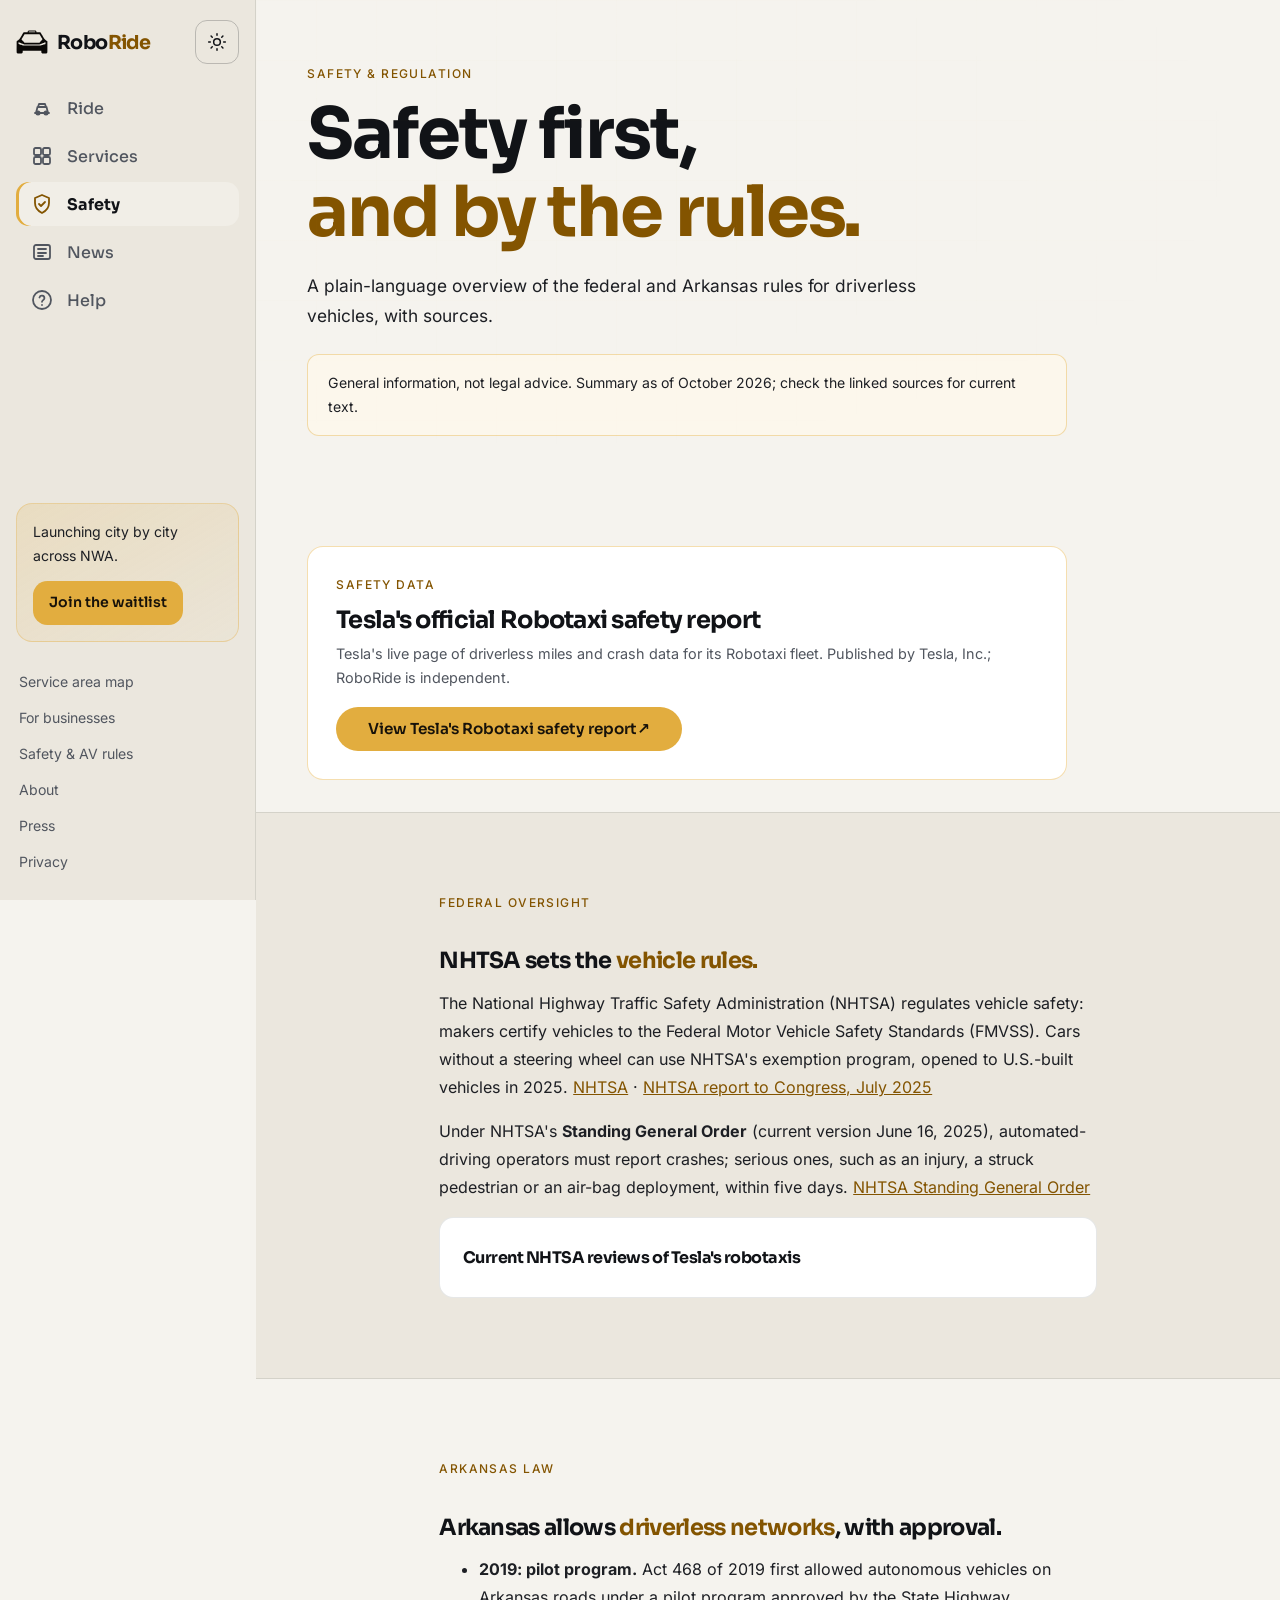
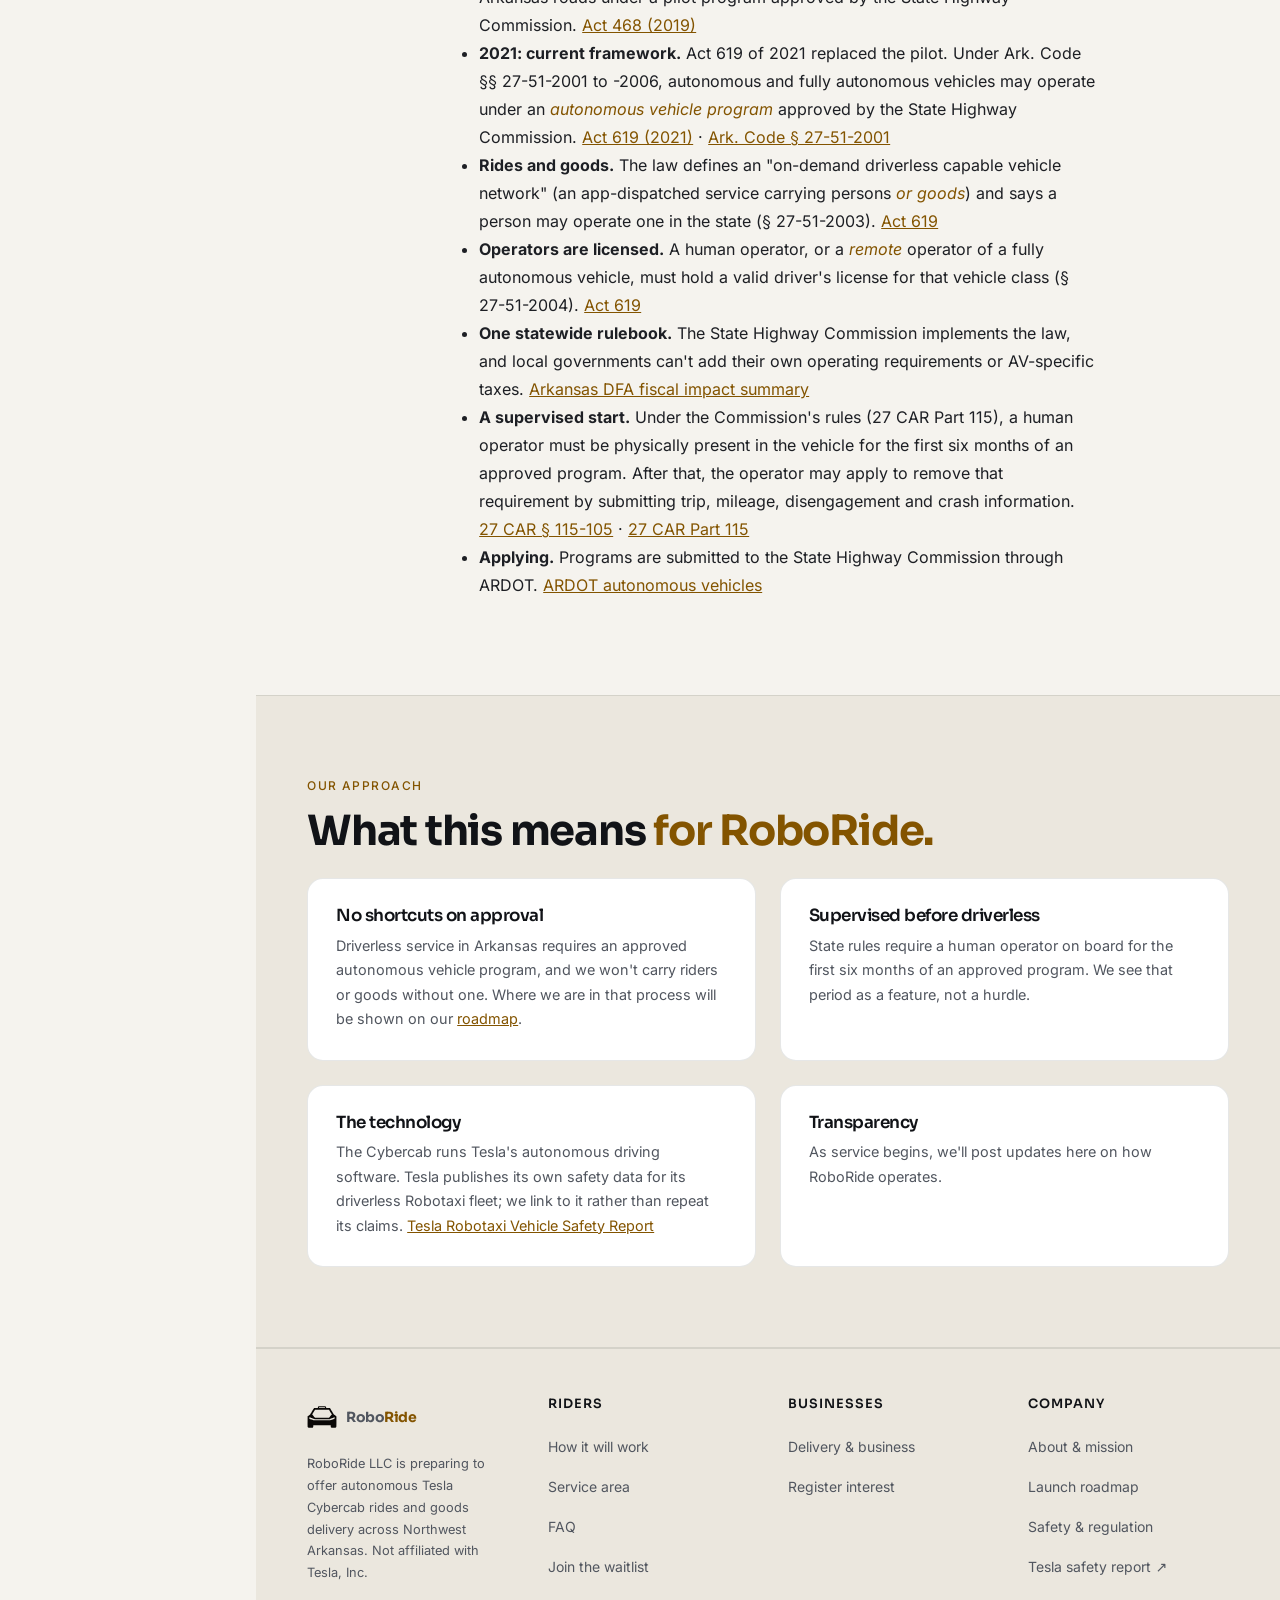
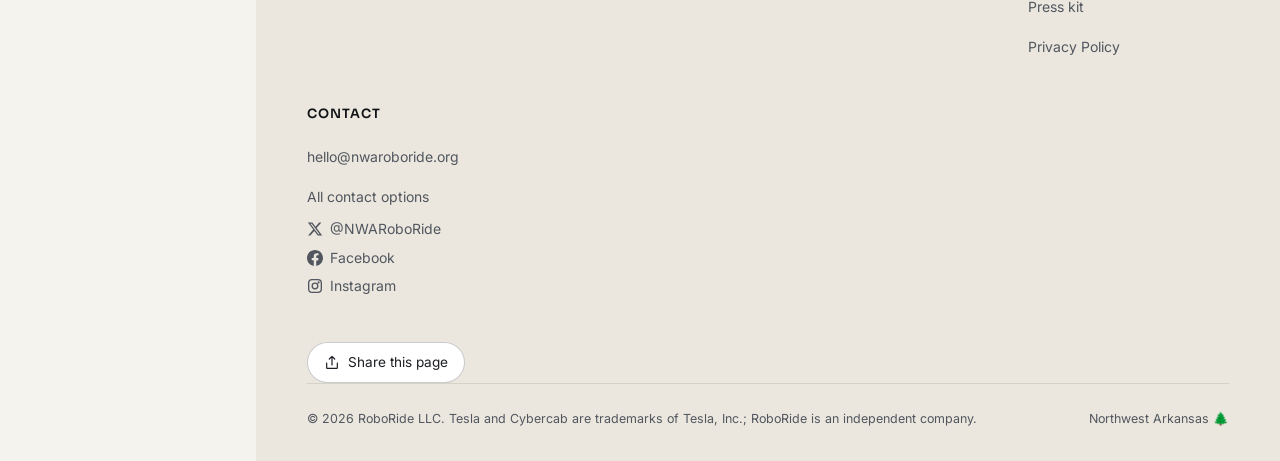
<file: safety.html>
<!DOCTYPE html>
<html lang="en">
<head>
<meta charset="utf-8">
<meta name="viewport" content="width=device-width, initial-scale=1">
<title>Safety & Regulation | RoboRide LLC</title>
<meta name="description" content="How autonomous vehicles are regulated in the U.S. and in Arkansas, and how RoboRide thinks about safety.">
<meta name="theme-color" content="#0e1014" media="(prefers-color-scheme: dark)">
<meta name="theme-color" content="#f5f3ee" media="(prefers-color-scheme: light)">
<meta name="color-scheme" content="dark light">
<link rel="canonical" href="https://www.nwaroboride.org/safety.html">
<meta property="og:type" content="website">
<meta property="og:site_name" content="RoboRide">
<meta property="og:title" content="Safety & Regulation | RoboRide">
<meta property="og:description" content="How autonomous vehicles are regulated in the U.S. and in Arkansas, and how RoboRide thinks about safety.">
<meta property="og:url" content="https://www.nwaroboride.org/safety.html">
<meta property="og:image" content="https://www.nwaroboride.org/image/og/og-safety.jpg">
<meta property="og:image:width" content="1200">
<meta property="og:image:height" content="630">
<meta property="og:image:alt" content="Safety &amp; Regulation: RoboRide, Northwest Arkansas">
<meta name="twitter:card" content="summary_large_image">
<meta name="twitter:site" content="@NWARoboRide">
<meta name="twitter:image" content="https://www.nwaroboride.org/image/og/og-safety.jpg">
<script type="application/ld+json">{"@context": "https://schema.org", "@type": "BreadcrumbList", "itemListElement": [{"@type": "ListItem", "position": 1, "name": "Home", "item": "https://www.nwaroboride.org/"}, {"@type": "ListItem", "position": 2, "name": "Safety & Regulation", "item": "https://www.nwaroboride.org/safety.html"}]}</script>
<link rel="icon" href="favicon.ico" sizes="48x48">
<link rel="icon" type="image/svg+xml" href="favicon.svg">
<link rel="icon" type="image/png" sizes="32x32" href="image/favicon-32.png">
<link rel="apple-touch-icon" href="apple-touch-icon.png">
<link rel="manifest" href="site.webmanifest">
<script>(function(){var d=document.documentElement,t;try{t=localStorage.getItem("rr-theme")}catch(e){}if(t!=="light"&&t!=="dark")t=matchMedia("(prefers-color-scheme: light)").matches?"light":"dark";d.setAttribute("data-theme",t);d.classList.add("js")})()</script>
<link rel="stylesheet" href="site.css">
<link rel="stylesheet" href="wild-theme.css">
<script data-goatcounter="https://decisivetv.goatcounter.com/count" async src="//gc.zgo.at/count.js"></script>
</head>
<body>
<a class="skip-link" href="#main">Skip to content</a>
<header class="site-header">
  <a class="logo" href="index.html" aria-label="RoboRide home"><img class="lg-w" src="image/brand/roboride-logo-white.svg" width="30" height="30" alt=""><img class="lg-d" src="image/brand/roboride-logo-dark.svg" width="30" height="30" alt="">Robo<span>Ride</span></a>
  <nav id="site-nav" class="nav" aria-label="Primary">
    <ul>
      <li><a href="index.html#how">Riders</a></li>
      <li><a href="businesses.html">Businesses</a></li>
      <li><a href="service-area.html">Service Area</a></li>
      <li><a href="safety.html" aria-current="page">Safety</a></li>
      <li><a href="about.html">About</a></li>
      <li><a href="index.html#faq">FAQ</a></li>
      <li><a href="index.html#contact">Contact</a></li>
      <li><a class="btn" href="index.html#signup">Join Waitlist</a></li>
    </ul>
  </nav>
  <button class="menu-btn" type="button" aria-label="Open menu" aria-controls="site-nav" aria-expanded="false">
    <svg width="20" height="20" viewBox="0 0 24 24" fill="none" stroke="#e8e4dc" stroke-width="1.8" stroke-linecap="round" aria-hidden="true"><path d="M4 6h16M4 12h16M4 18h16"/></svg>
  </button>
</header>
<aside class="side">
  <div class="side-top"><a class="logo" href="index.html#ride" aria-label="RoboRide home"><img class="lg-w" src="image/brand/roboride-logo-white.svg" width="32" height="32" alt=""><img class="lg-d" src="image/brand/roboride-logo-dark.svg" width="32" height="32" alt="">Robo<span>Ride</span></a><button type="button" class="theme-btn" data-theme-toggle aria-label="Switch to light theme"><svg class="ic-moon" viewBox="0 0 24 24" width="20" height="20" fill="none" stroke="currentColor" stroke-width="1.8" stroke-linecap="round" aria-hidden="true"><path d="M20 14.5A8 8 0 0 1 9.5 4a8 8 0 1 0 10.5 10.5z"/></svg><svg class="ic-sun" viewBox="0 0 24 24" width="20" height="20" fill="none" stroke="currentColor" stroke-width="1.8" stroke-linecap="round" aria-hidden="true"><circle cx="12" cy="12" r="4"/><path d="M12 2v2M12 20v2M4.9 4.9l1.4 1.4M17.7 17.7l1.4 1.4M2 12h2M20 12h2M4.9 19.1l1.4-1.4M17.7 6.3l1.4-1.4"/></svg></button></div>
  <nav class="side-tabs" aria-label="App sections"><ul><li><a href="index.html#ride" data-tab="ride"><svg class="ic" viewBox="0 0 24 24" width="24" height="24" fill="none" stroke="currentColor" stroke-width="1.8" stroke-linecap="round" stroke-linejoin="round" aria-hidden="true"><path d="M5 17h14M6 17l1.5-6h9L18 17M8 11l1-3h6l1 3"/><circle cx="8" cy="17" r="1.6"/><circle cx="16" cy="17" r="1.6"/></svg><span>Ride</span></a></li><li><a href="index.html#services" data-tab="services"><svg class="ic" viewBox="0 0 24 24" width="24" height="24" fill="none" stroke="currentColor" stroke-width="1.8" stroke-linecap="round" stroke-linejoin="round" aria-hidden="true"><rect x="4" y="4" width="7" height="7" rx="1.5"/><rect x="13" y="4" width="7" height="7" rx="1.5"/><rect x="4" y="13" width="7" height="7" rx="1.5"/><rect x="13" y="13" width="7" height="7" rx="1.5"/></svg><span>Services</span></a></li><li><a href="index.html#safety" data-tab="safety" aria-current="page"><svg class="ic" viewBox="0 0 24 24" width="24" height="24" fill="none" stroke="currentColor" stroke-width="1.8" stroke-linecap="round" stroke-linejoin="round" aria-hidden="true"><path d="M12 3l7 3v5c0 4.5-3 8-7 10-4-2-7-5.5-7-10V6z"/><path d="M9 12l2 2 4-4"/></svg><span>Safety</span></a></li><li><a href="index.html#news" data-tab="news"><svg class="ic" viewBox="0 0 24 24" width="24" height="24" fill="none" stroke="currentColor" stroke-width="1.8" stroke-linecap="round" stroke-linejoin="round" aria-hidden="true"><rect x="4" y="5" width="16" height="14" rx="2"/><path d="M8 9h8M8 13h8M8 16h5"/></svg><span>News</span></a></li><li><a href="index.html#help" data-tab="help"><svg class="ic" viewBox="0 0 24 24" width="24" height="24" fill="none" stroke="currentColor" stroke-width="1.8" stroke-linecap="round" stroke-linejoin="round" aria-hidden="true"><circle cx="12" cy="12" r="9"/><path d="M9.5 9.5a2.5 2.5 0 0 1 4.9.7c0 1.7-2.4 2.1-2.4 3.6M12 17h.01"/></svg><span>Help</span></a></li></ul></nav>
  <div class="side-card"><p>Launching city by city across NWA.</p><a class="btn gold sm" href="index.html#signup">Join the waitlist</a></div>
  <ul class="side-links"><li><a href="service-area.html">Service area map</a></li><li><a href="businesses.html">For businesses</a></li><li><a href="safety.html">Safety &amp; AV rules</a></li><li><a href="about.html">About</a></li><li><a href="press.html">Press</a></li><li><a href="privacy.html">Privacy</a></li></ul>
</aside>
<header class="topbar"><a class="logo" href="index.html#ride" aria-label="RoboRide home"><img class="lg-w" src="image/brand/roboride-logo-white.svg" width="32" height="32" alt=""><img class="lg-d" src="image/brand/roboride-logo-dark.svg" width="32" height="32" alt="">Robo<span>Ride</span></a><div class="tb-r"><button type="button" class="theme-btn" data-theme-toggle aria-label="Switch to light theme"><svg class="ic-moon" viewBox="0 0 24 24" width="20" height="20" fill="none" stroke="currentColor" stroke-width="1.8" stroke-linecap="round" aria-hidden="true"><path d="M20 14.5A8 8 0 0 1 9.5 4a8 8 0 1 0 10.5 10.5z"/></svg><svg class="ic-sun" viewBox="0 0 24 24" width="20" height="20" fill="none" stroke="currentColor" stroke-width="1.8" stroke-linecap="round" aria-hidden="true"><circle cx="12" cy="12" r="4"/><path d="M12 2v2M12 20v2M4.9 4.9l1.4 1.4M17.7 17.7l1.4 1.4M2 12h2M20 12h2M4.9 19.1l1.4-1.4M17.7 6.3l1.4-1.4"/></svg></button><a class="btn gold sm" href="index.html#signup">Join waitlist</a></div></header>
<main id="main">

<section class="page-hero"><div class="wrap">
  <div class="eyebrow">Safety &amp; regulation</div>
  <h1>Safety first,<br><em class="hl">and by the rules.</em></h1>
  <p class="lead">A plain-language overview of the federal and Arkansas rules for driverless vehicles, with sources.</p>
  <p class="note" style="margin-top:1.5rem;max-width:760px">General information, not legal advice. Summary as of October 2026; check the linked sources for current text.</p>
</div></section>

<section class="section" style="padding-top:2rem;padding-bottom:2rem"><div class="wrap">
  <div class="card" id="tesla-safety-report" style="max-width:760px;border-color:rgba(232,183,78,.45)">
    <div class="eyebrow">Safety data</div>
    <h2 style="font-size:1.5rem;margin:.25rem 0 .5rem">Tesla's official Robotaxi safety report</h2>
    <p>Tesla's live page of driverless miles and crash data for its Robotaxi fleet. Published by Tesla, Inc.; RoboRide is independent.</p>
    <p style="margin:1rem 0 0"><a class="btn" href="https://www.tesla.com/robotaxi/safety" target="_blank" rel="noopener">View Tesla's Robotaxi safety report <span aria-hidden="true">↗</span></a></p>
  </div>
</div></section>

<section class="section alt"><div class="wrap prose">
  <div class="eyebrow">Federal oversight</div>
  <h2>NHTSA sets the <em class="hl">vehicle rules.</em></h2>
  <p>The National Highway Traffic Safety Administration (NHTSA) regulates vehicle safety: makers certify vehicles to the Federal Motor Vehicle Safety Standards (FMVSS). Cars without a steering wheel can use NHTSA's exemption program, opened to U.S.-built vehicles in 2025. <a href="https://www.nhtsa.gov/sites/nhtsa.gov/files/2025-04/automated-vehicle-exemption-program-domestic-exemptions-2025.pdf" target="_blank" rel="noopener">NHTSA</a> · <a href="https://www.nhtsa.gov/sites/nhtsa.gov/files/2025-07/report-congress-research-rulemaking-automated-driving-systems-july-2025-tag.pdf" target="_blank" rel="noopener">NHTSA report to Congress, July 2025</a></p>
  <p>Under NHTSA's <strong>Standing General Order</strong> (current version June 16, 2025), automated-driving operators must report crashes; serious ones, such as an injury, a struck pedestrian or an air-bag deployment, within five days. <a href="https://www.nhtsa.gov/laws-regulations/standing-general-order-crash-reporting" target="_blank" rel="noopener">NHTSA Standing General Order</a></p>
  <details class="q" style="margin-top:1rem"><summary>Current NHTSA reviews of Tesla's robotaxis</summary>
  <p>NHTSA is reviewing how Tesla certified the Cybercab to federal standards; according to news reports, Tesla's sworn answers were due October 30, 2026, and Tesla has since received a 30-day extension. <a href="https://www.teslarati.com/tesla-cybercab-dallas/" target="_blank" rel="noopener">Teslarati</a> · <a href="https://www.notateslaapp.com/news/4819/tesla-cybercab-to-let-riders-see-rear-and-side-camera-feeds" target="_blank" rel="noopener">Not a Tesla App</a></p>
  <p>Separately, on October 9, 2026 NHTSA opened a review of a defect petition (DP26010) alleging that Tesla robotaxis, Model Y and Cybercab, exceeded posted speed limits in active school zones. NHTSA will decide whether to open a formal investigation. <a href="https://www.theverge.com/transportation/1010364/tesla-robotaxi-school-zonespeeding-investigation" target="_blank" rel="noopener">The Verge</a></p>
  </details>
</div></section>

<section class="section"><div class="wrap prose">
  <div class="eyebrow">Arkansas law</div>
  <h2>Arkansas allows <em class="hl">driverless networks</em>, with approval.</h2>
  <ul>
    <li><strong>2019: pilot program.</strong> Act 468 of 2019 first allowed autonomous vehicles on Arkansas roads under a pilot program approved by the State Highway Commission. <a href="https://arkleg.state.ar.us/Home/FTPDocument?path=%2FACTS%2F2019R%2FPublic%2FACT468.pdf" target="_blank" rel="noopener">Act 468 (2019)</a></li>
    <li><strong>2021: current framework.</strong> Act 619 of 2021 replaced the pilot. Under Ark. Code §§ 27-51-2001 to -2006, autonomous and fully autonomous vehicles may operate under an <em>autonomous vehicle program</em> approved by the State Highway Commission. <a href="https://www.arkleg.state.ar.us/Home/FTPDocument?path=%2FACTS%2F2021R%2FPublic%2FACT619.pdf" target="_blank" rel="noopener">Act 619 (2021)</a> · <a href="https://law.justia.com/codes/arkansas/title-27/subtitle-4/chapter-51/subchapter-20/section-27-51-2001/" target="_blank" rel="noopener">Ark. Code § 27-51-2001</a></li>
    <li><strong>Rides and goods.</strong> The law defines an "on-demand driverless capable vehicle network" (an app-dispatched service carrying persons <em>or goods</em>) and says a person may operate one in the state (§ 27-51-2003). <a href="https://www.arkleg.state.ar.us/Home/FTPDocument?path=%2FACTS%2F2021R%2FPublic%2FACT619.pdf" target="_blank" rel="noopener">Act 619</a></li>
    <li><strong>Operators are licensed.</strong> A human operator, or a <em>remote</em> operator of a fully autonomous vehicle, must hold a valid driver's license for that vehicle class (§ 27-51-2004). <a href="https://www.arkleg.state.ar.us/Home/FTPDocument?path=%2FACTS%2F2021R%2FPublic%2FACT619.pdf" target="_blank" rel="noopener">Act 619</a></li>
    <li><strong>One statewide rulebook.</strong> The State Highway Commission implements the law, and local governments can't add their own operating requirements or AV-specific taxes. <a href="https://www.arkleg.state.ar.us/Home/FTPDocument?path=%2FAssembly%2F2021%2F2021R%2FFiscal+Impacts%2FHB1562-DFA1.pdf" target="_blank" rel="noopener">Arkansas DFA fiscal impact summary</a></li>
    <li><strong>A supervised start.</strong> Under the Commission's rules (27 CAR Part 115), a human operator must be physically present in the vehicle for the first six months of an approved program. After that, the operator may apply to remove that requirement by submitting trip, mileage, disengagement and crash information. <a href="https://codeofarrules.arkansas.gov/Rules/Rule?chapterID=224&levelType=section&partID=1010&sectionID=28660&subChapterID=274&subPartID=4553&titleID=27" target="_blank" rel="noopener">27 CAR § 115-105</a> · <a href="https://webftp.blr.arkansas.gov/Home/FTPDocument?path=CAR%2FParts%2F27CARpt115.pdf" target="_blank" rel="noopener">27 CAR Part 115</a></li>
    <li><strong>Applying.</strong> Programs are submitted to the State Highway Commission through ARDOT. <a href="https://www.ardot.gov/autonomous" target="_blank" rel="noopener">ARDOT autonomous vehicles</a></li>
  </ul>
</div></section>

<section class="section alt"><div class="wrap">
  <div class="eyebrow">Our approach</div>
  <h2>What this means <em class="hl">for RoboRide.</em></h2>
  <div class="grid two" style="margin-top:1.5rem">
    <div class="card reveal"><h3>No shortcuts on approval</h3><p>Driverless service in Arkansas requires an approved autonomous vehicle program, and we won't carry riders or goods without one. Where we are in that process will be shown on our <a href="about.html#roadmap">roadmap</a>.</p></div>
    <div class="card reveal"><h3>Supervised before driverless</h3><p>State rules require a human operator on board for the first six months of an approved program. We see that period as a feature, not a hurdle.</p></div>
    <div class="card reveal"><h3>The technology</h3><p>The Cybercab runs Tesla's autonomous driving software. Tesla publishes its own safety data for its driverless Robotaxi fleet; we link to it rather than repeat its claims. <a href="https://www.tesla.com/robotaxi/safety" target="_blank" rel="noopener">Tesla Robotaxi Vehicle Safety Report</a></p></div>
    <div class="card reveal"><h3>Transparency</h3><p>As service begins, we'll post updates here on how RoboRide operates.</p></div>
  </div>
</div></section>

</main>
<footer class="site-footer">
  <div class="wrap">
    <div class="cols">
      <div>
        <a class="logo" href="index.html"><img class="lg-w" src="image/brand/roboride-logo-white.svg" width="30" height="30" alt=""><img class="lg-d" src="image/brand/roboride-logo-dark.svg" width="30" height="30" alt="">Robo<span>Ride</span></a>
        <p class="muted small" style="max-width:280px">RoboRide LLC is preparing to offer autonomous Tesla Cybercab rides and goods delivery across Northwest Arkansas. Not affiliated with Tesla, Inc.</p>
      </div>
      <div><h2>Riders</h2><ul><li><a href="index.html#how">How it will work</a></li><li><a href="service-area.html">Service area</a></li><li><a href="index.html#faq">FAQ</a></li><li><a href="index.html#signup">Join the waitlist</a></li></ul></div>
      <div><h2>Businesses</h2><ul><li><a href="businesses.html">Delivery &amp; business</a></li><li><a href="businesses.html#interest">Register interest</a></li></ul></div>
      <div><h2>Company</h2><ul><li><a href="about.html">About &amp; mission</a></li><li><a href="about.html#roadmap">Launch roadmap</a></li><li><a href="safety.html">Safety &amp; regulation</a></li><li><a href="https://www.tesla.com/robotaxi/safety" target="_blank" rel="noopener">Tesla safety report ↗</a></li><li><a href="press.html">Press kit</a></li><li><a href="privacy.html">Privacy Policy</a></li></ul></div>
      <div><h2>Contact</h2><ul><li><a class="email" href="mailto:hello@nwaroboride.org">hello@nwaroboride.org</a></li><li><a href="index.html#contact">All contact options</a></li><li><a class="social-x" href="https://x.com/NWARoboRide" target="_blank" rel="me noopener" aria-label="RoboRide on X, @NWARoboRide"><svg width="16" height="16" viewBox="0 0 24 24" fill="currentColor" aria-hidden="true" focusable="false"><path d="M18.244 2.25h3.308l-7.227 8.26 8.502 11.24H16.17l-5.214-6.817L4.99 21.75H1.68l7.73-8.835L1.254 2.25H8.08l4.713 6.231zm-1.161 17.52h1.833L7.084 4.126H5.117z"/></svg><span>@NWARoboRide</span></a></li><li><a class="social-x social-fb" href="https://www.facebook.com/profile.php?id=61595134426111" target="_blank" rel="me noopener" aria-label="RoboRide LLC on Facebook"><svg width="16" height="16" viewBox="0 0 24 24" fill="currentColor" aria-hidden="true" focusable="false"><path d="M24 12.07C24 5.41 18.63 0 12 0S0 5.4 0 12.07C0 18.1 4.39 23.1 10.13 24v-8.44H7.08v-3.49h3.04V9.41c0-3.02 1.8-4.7 4.54-4.7 1.31 0 2.68.24 2.68.24v2.97h-1.5c-1.5 0-1.96.93-1.96 1.89v2.26h3.32l-.53 3.5h-2.8V24C19.62 23.1 24 18.1 24 12.07"/></svg><span>Facebook</span></a></li><li><a class="social-x social-ig" href="https://www.instagram.com/nwaroboride/" target="_blank" rel="me noopener" aria-label="RoboRide on Instagram"><svg width="16" height="16" viewBox="0 0 24 24" fill="none" stroke="currentColor" stroke-width="2" stroke-linecap="round" stroke-linejoin="round" aria-hidden="true" focusable="false"><rect x="2.5" y="2.5" width="19" height="19" rx="5"/><circle cx="12" cy="12" r="4.2"/><circle cx="17.4" cy="6.6" r=".6" fill="currentColor"/></svg><span>Instagram</span></a></li></ul></div>
    </div>
    <div class="share-row"><button type="button" class="share-btn" data-share data-title="Safety &amp; Regulation | RoboRide"><svg width="16" height="16" viewBox="0 0 24 24" fill="none" stroke="currentColor" stroke-width="1.8" stroke-linecap="round" stroke-linejoin="round" aria-hidden="true"><path d="M4 12v7a1 1 0 0 0 1 1h14a1 1 0 0 0 1-1v-7M16 6l-4-4-4 4M12 2v13"/></svg><span>Share this page</span></button><span class="share-status" role="status" aria-live="polite"></span></div>
    <div class="base"><span>© 2026 RoboRide LLC. Tesla and Cybercab are trademarks of Tesla, Inc.; RoboRide is an independent company.</span><span>Northwest Arkansas <span aria-hidden="true">🌲</span></span></div>
  </div>
</footer>
<aside aria-label="Page tools"><a href="#main" class="to-top" aria-label="Back to top" hidden><svg width="18" height="18" viewBox="0 0 24 24" fill="none" stroke="currentColor" stroke-width="2" stroke-linecap="round" stroke-linejoin="round" aria-hidden="true"><path d="M12 19V5M5 12l7-7 7 7"/></svg></a></aside>
<script src="site.js" defer></script>
<nav class="tabbar" aria-label="App sections"><ul><li><a href="index.html#ride" data-tab="ride"><svg class="ic" viewBox="0 0 24 24" width="24" height="24" fill="none" stroke="currentColor" stroke-width="1.8" stroke-linecap="round" stroke-linejoin="round" aria-hidden="true"><path d="M5 17h14M6 17l1.5-6h9L18 17M8 11l1-3h6l1 3"/><circle cx="8" cy="17" r="1.6"/><circle cx="16" cy="17" r="1.6"/></svg><span>Ride</span></a></li><li><a href="index.html#services" data-tab="services"><svg class="ic" viewBox="0 0 24 24" width="24" height="24" fill="none" stroke="currentColor" stroke-width="1.8" stroke-linecap="round" stroke-linejoin="round" aria-hidden="true"><rect x="4" y="4" width="7" height="7" rx="1.5"/><rect x="13" y="4" width="7" height="7" rx="1.5"/><rect x="4" y="13" width="7" height="7" rx="1.5"/><rect x="13" y="13" width="7" height="7" rx="1.5"/></svg><span>Services</span></a></li><li><a href="index.html#safety" data-tab="safety" aria-current="page"><svg class="ic" viewBox="0 0 24 24" width="24" height="24" fill="none" stroke="currentColor" stroke-width="1.8" stroke-linecap="round" stroke-linejoin="round" aria-hidden="true"><path d="M12 3l7 3v5c0 4.5-3 8-7 10-4-2-7-5.5-7-10V6z"/><path d="M9 12l2 2 4-4"/></svg><span>Safety</span></a></li><li><a href="index.html#news" data-tab="news"><svg class="ic" viewBox="0 0 24 24" width="24" height="24" fill="none" stroke="currentColor" stroke-width="1.8" stroke-linecap="round" stroke-linejoin="round" aria-hidden="true"><rect x="4" y="5" width="16" height="14" rx="2"/><path d="M8 9h8M8 13h8M8 16h5"/></svg><span>News</span></a></li><li><a href="index.html#help" data-tab="help"><svg class="ic" viewBox="0 0 24 24" width="24" height="24" fill="none" stroke="currentColor" stroke-width="1.8" stroke-linecap="round" stroke-linejoin="round" aria-hidden="true"><circle cx="12" cy="12" r="9"/><path d="M9.5 9.5a2.5 2.5 0 0 1 4.9.7c0 1.7-2.4 2.1-2.4 3.6M12 17h.01"/></svg><span>Help</span></a></li></ul></nav>
<script src="app-shell.js" defer></script>
</body>
</html>
</file>
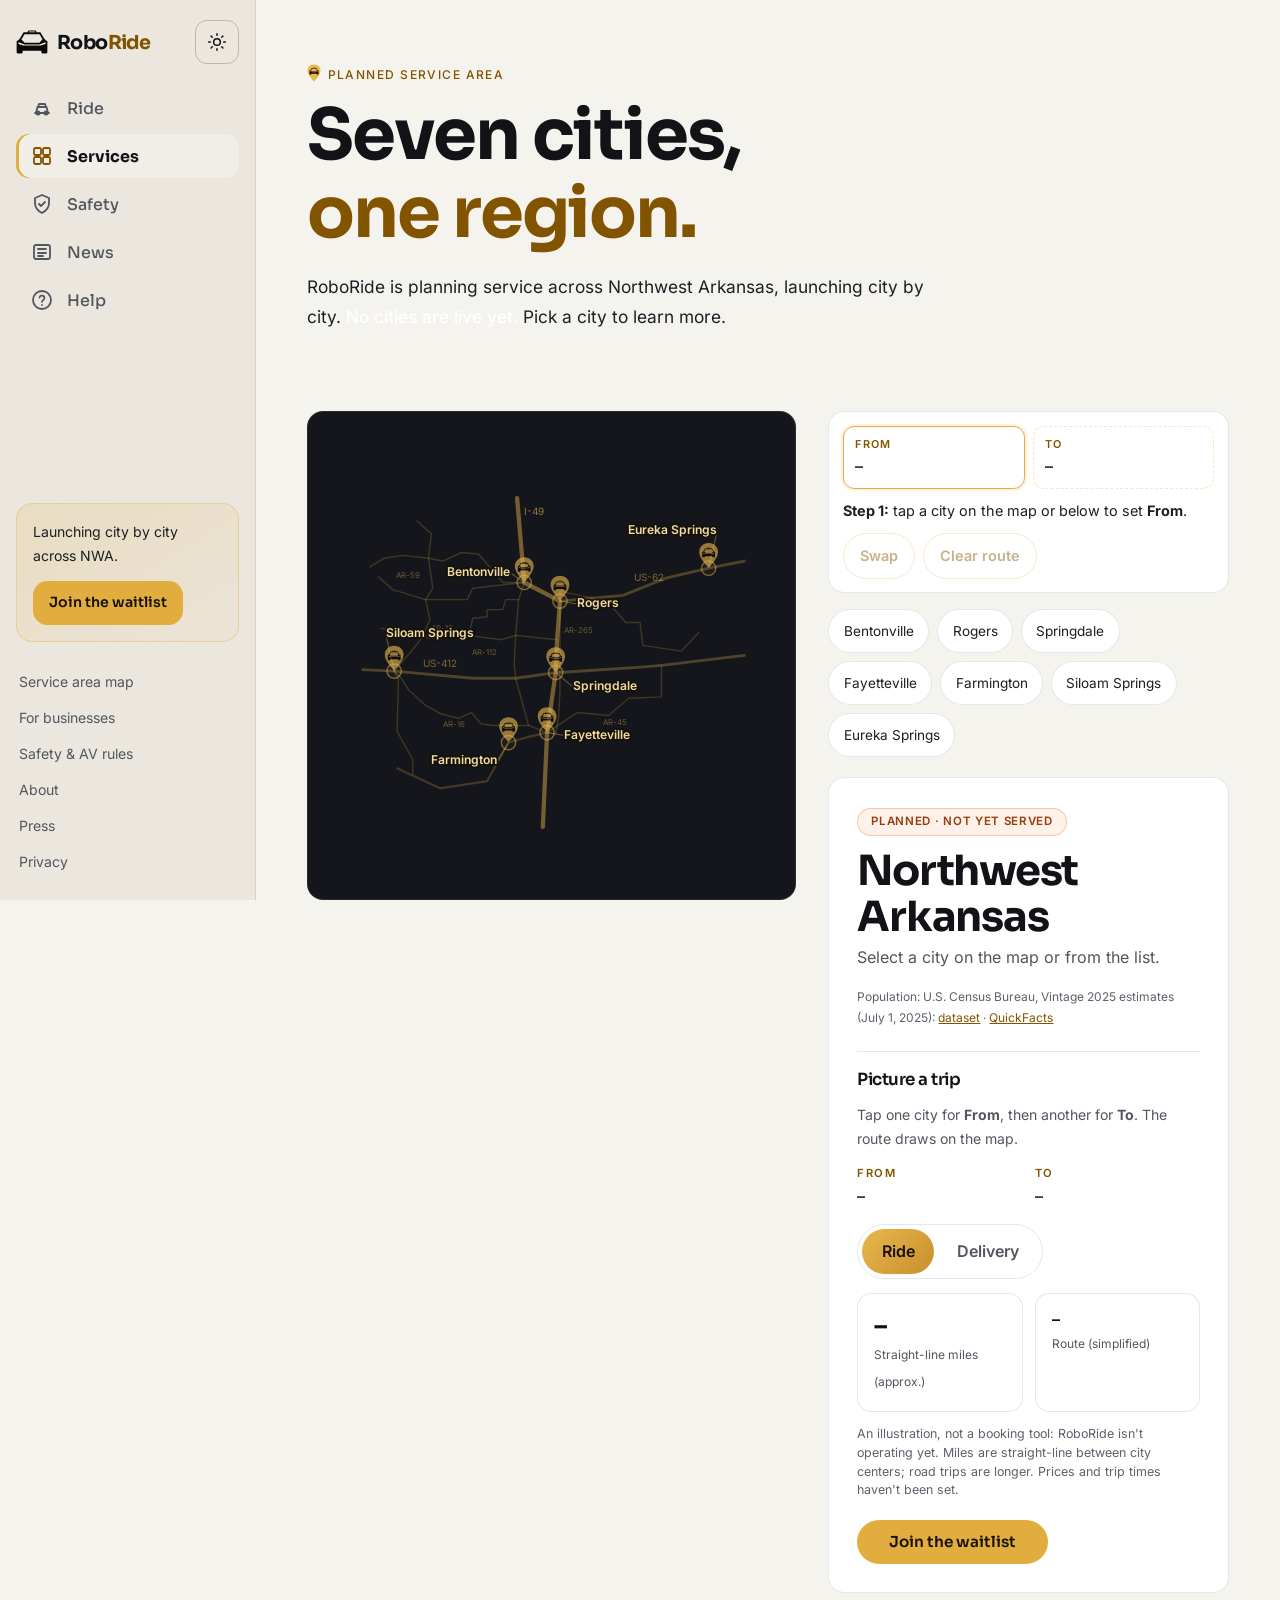
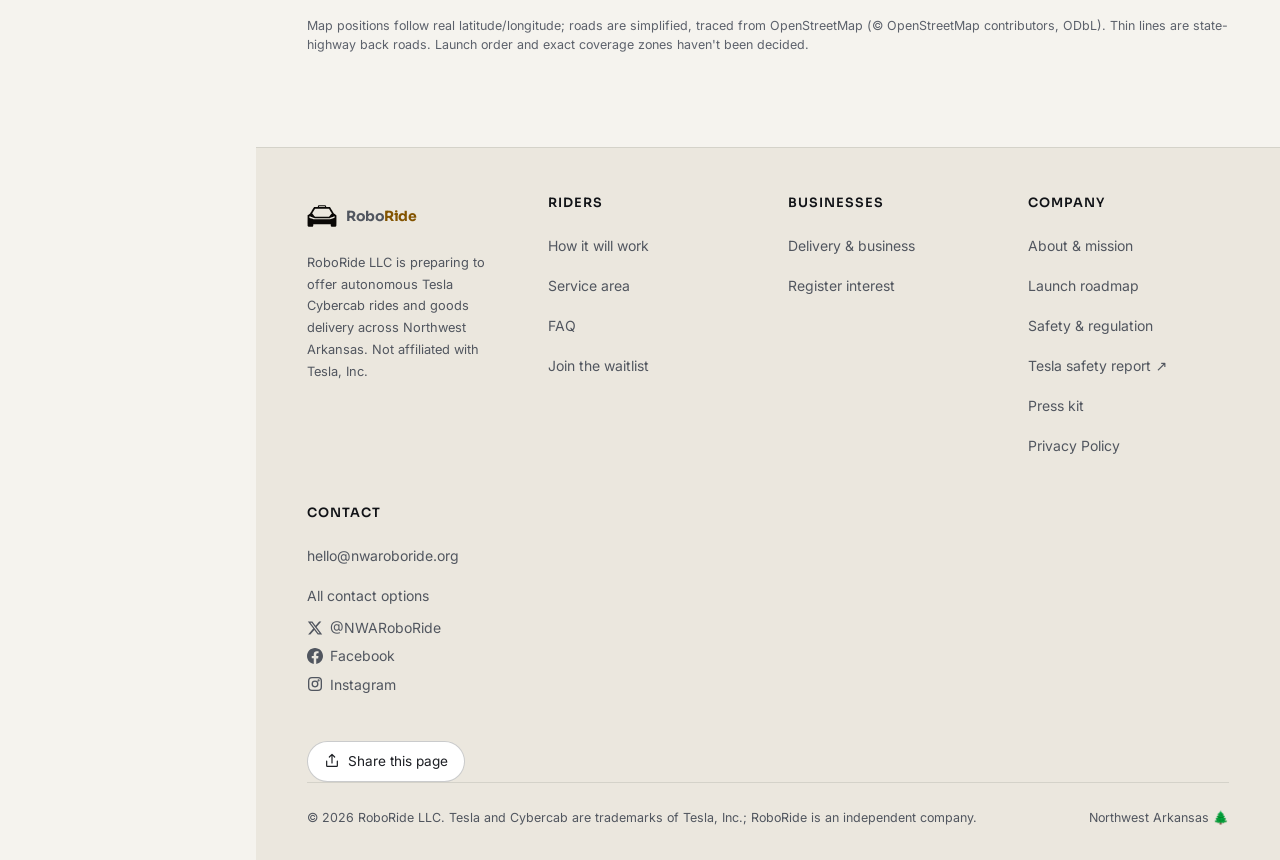
<file: service-area.html>
<!DOCTYPE html>
<html lang="en">
<head>
<meta charset="utf-8">
<meta name="viewport" content="width=device-width, initial-scale=1">
<title>Service Area | RoboRide LLC</title>
<meta name="description" content="RoboRide&#x27;s planned Northwest Arkansas service area: Bentonville, Rogers, Springdale, Fayetteville, Farmington, Siloam Springs and Eureka Springs.">
<meta name="theme-color" content="#0e1014" media="(prefers-color-scheme: dark)">
<meta name="theme-color" content="#f5f3ee" media="(prefers-color-scheme: light)">
<meta name="color-scheme" content="dark light">
<link rel="canonical" href="https://www.nwaroboride.org/service-area.html">
<meta property="og:type" content="website">
<meta property="og:site_name" content="RoboRide">
<meta property="og:title" content="Service Area | RoboRide">
<meta property="og:description" content="RoboRide&#x27;s planned Northwest Arkansas service area: Bentonville, Rogers, Springdale, Fayetteville, Farmington, Siloam Springs and Eureka Springs.">
<meta property="og:url" content="https://www.nwaroboride.org/service-area.html">
<meta property="og:image" content="https://www.nwaroboride.org/image/og/og-service-area.jpg">
<meta property="og:image:width" content="1200">
<meta property="og:image:height" content="630">
<meta property="og:image:alt" content="Service Area: RoboRide, Northwest Arkansas">
<meta name="twitter:card" content="summary_large_image">
<meta name="twitter:site" content="@NWARoboRide">
<meta name="twitter:image" content="https://www.nwaroboride.org/image/og/og-service-area.jpg">
<script type="application/ld+json">{"@context": "https://schema.org", "@type": "BreadcrumbList", "itemListElement": [{"@type": "ListItem", "position": 1, "name": "Home", "item": "https://www.nwaroboride.org/"}, {"@type": "ListItem", "position": 2, "name": "Service Area", "item": "https://www.nwaroboride.org/service-area.html"}]}</script>
<link rel="icon" href="favicon.ico" sizes="48x48">
<link rel="icon" type="image/svg+xml" href="favicon.svg">
<link rel="icon" type="image/png" sizes="32x32" href="image/favicon-32.png">
<link rel="apple-touch-icon" href="apple-touch-icon.png">
<link rel="manifest" href="site.webmanifest">
<script>(function(){var d=document.documentElement,t;try{t=localStorage.getItem("rr-theme")}catch(e){}if(t!=="light"&&t!=="dark")t=matchMedia("(prefers-color-scheme: light)").matches?"light":"dark";d.setAttribute("data-theme",t);d.classList.add("js")})()</script>
<link rel="stylesheet" href="site.css">
<link rel="stylesheet" href="wild-theme.css">
<script data-goatcounter="https://decisivetv.goatcounter.com/count" async src="//gc.zgo.at/count.js"></script>
</head>
<body>
<a class="skip-link" href="#main">Skip to content</a>
<header class="site-header">
  <a class="logo" href="index.html" aria-label="RoboRide home"><img class="lg-w" src="image/brand/roboride-logo-white.svg" width="30" height="30" alt=""><img class="lg-d" src="image/brand/roboride-logo-dark.svg" width="30" height="30" alt="">Robo<span>Ride</span></a>
  <nav id="site-nav" class="nav" aria-label="Primary">
    <ul>
      <li><a href="index.html#how">Riders</a></li>
      <li><a href="businesses.html">Businesses</a></li>
      <li><a href="service-area.html" aria-current="page">Service Area</a></li>
      <li><a href="safety.html">Safety</a></li>
      <li><a href="about.html">About</a></li>
      <li><a href="index.html#faq">FAQ</a></li>
      <li><a href="index.html#contact">Contact</a></li>
      <li><a class="btn" href="index.html#signup">Join Waitlist</a></li>
    </ul>
  </nav>
  <button class="menu-btn" type="button" aria-label="Open menu" aria-controls="site-nav" aria-expanded="false">
    <svg width="20" height="20" viewBox="0 0 24 24" fill="none" stroke="#e8e4dc" stroke-width="1.8" stroke-linecap="round" aria-hidden="true"><path d="M4 6h16M4 12h16M4 18h16"/></svg>
  </button>
</header>
<aside class="side">
  <div class="side-top"><a class="logo" href="index.html#ride" aria-label="RoboRide home"><img class="lg-w" src="image/brand/roboride-logo-white.svg" width="32" height="32" alt=""><img class="lg-d" src="image/brand/roboride-logo-dark.svg" width="32" height="32" alt="">Robo<span>Ride</span></a><button type="button" class="theme-btn" data-theme-toggle aria-label="Switch to light theme"><svg class="ic-moon" viewBox="0 0 24 24" width="20" height="20" fill="none" stroke="currentColor" stroke-width="1.8" stroke-linecap="round" aria-hidden="true"><path d="M20 14.5A8 8 0 0 1 9.5 4a8 8 0 1 0 10.5 10.5z"/></svg><svg class="ic-sun" viewBox="0 0 24 24" width="20" height="20" fill="none" stroke="currentColor" stroke-width="1.8" stroke-linecap="round" aria-hidden="true"><circle cx="12" cy="12" r="4"/><path d="M12 2v2M12 20v2M4.9 4.9l1.4 1.4M17.7 17.7l1.4 1.4M2 12h2M20 12h2M4.9 19.1l1.4-1.4M17.7 6.3l1.4-1.4"/></svg></button></div>
  <nav class="side-tabs" aria-label="App sections"><ul><li><a href="index.html#ride" data-tab="ride"><svg class="ic" viewBox="0 0 24 24" width="24" height="24" fill="none" stroke="currentColor" stroke-width="1.8" stroke-linecap="round" stroke-linejoin="round" aria-hidden="true"><path d="M5 17h14M6 17l1.5-6h9L18 17M8 11l1-3h6l1 3"/><circle cx="8" cy="17" r="1.6"/><circle cx="16" cy="17" r="1.6"/></svg><span>Ride</span></a></li><li><a href="index.html#services" data-tab="services" aria-current="page"><svg class="ic" viewBox="0 0 24 24" width="24" height="24" fill="none" stroke="currentColor" stroke-width="1.8" stroke-linecap="round" stroke-linejoin="round" aria-hidden="true"><rect x="4" y="4" width="7" height="7" rx="1.5"/><rect x="13" y="4" width="7" height="7" rx="1.5"/><rect x="4" y="13" width="7" height="7" rx="1.5"/><rect x="13" y="13" width="7" height="7" rx="1.5"/></svg><span>Services</span></a></li><li><a href="index.html#safety" data-tab="safety"><svg class="ic" viewBox="0 0 24 24" width="24" height="24" fill="none" stroke="currentColor" stroke-width="1.8" stroke-linecap="round" stroke-linejoin="round" aria-hidden="true"><path d="M12 3l7 3v5c0 4.5-3 8-7 10-4-2-7-5.5-7-10V6z"/><path d="M9 12l2 2 4-4"/></svg><span>Safety</span></a></li><li><a href="index.html#news" data-tab="news"><svg class="ic" viewBox="0 0 24 24" width="24" height="24" fill="none" stroke="currentColor" stroke-width="1.8" stroke-linecap="round" stroke-linejoin="round" aria-hidden="true"><rect x="4" y="5" width="16" height="14" rx="2"/><path d="M8 9h8M8 13h8M8 16h5"/></svg><span>News</span></a></li><li><a href="index.html#help" data-tab="help"><svg class="ic" viewBox="0 0 24 24" width="24" height="24" fill="none" stroke="currentColor" stroke-width="1.8" stroke-linecap="round" stroke-linejoin="round" aria-hidden="true"><circle cx="12" cy="12" r="9"/><path d="M9.5 9.5a2.5 2.5 0 0 1 4.9.7c0 1.7-2.4 2.1-2.4 3.6M12 17h.01"/></svg><span>Help</span></a></li></ul></nav>
  <div class="side-card"><p>Launching city by city across NWA.</p><a class="btn gold sm" href="index.html#signup">Join the waitlist</a></div>
  <ul class="side-links"><li><a href="service-area.html">Service area map</a></li><li><a href="businesses.html">For businesses</a></li><li><a href="safety.html">Safety &amp; AV rules</a></li><li><a href="about.html">About</a></li><li><a href="press.html">Press</a></li><li><a href="privacy.html">Privacy</a></li></ul>
</aside>
<header class="topbar"><a class="logo" href="index.html#ride" aria-label="RoboRide home"><img class="lg-w" src="image/brand/roboride-logo-white.svg" width="32" height="32" alt=""><img class="lg-d" src="image/brand/roboride-logo-dark.svg" width="32" height="32" alt="">Robo<span>Ride</span></a><div class="tb-r"><button type="button" class="theme-btn" data-theme-toggle aria-label="Switch to light theme"><svg class="ic-moon" viewBox="0 0 24 24" width="20" height="20" fill="none" stroke="currentColor" stroke-width="1.8" stroke-linecap="round" aria-hidden="true"><path d="M20 14.5A8 8 0 0 1 9.5 4a8 8 0 1 0 10.5 10.5z"/></svg><svg class="ic-sun" viewBox="0 0 24 24" width="20" height="20" fill="none" stroke="currentColor" stroke-width="1.8" stroke-linecap="round" aria-hidden="true"><circle cx="12" cy="12" r="4"/><path d="M12 2v2M12 20v2M4.9 4.9l1.4 1.4M17.7 17.7l1.4 1.4M2 12h2M20 12h2M4.9 19.1l1.4-1.4M17.7 6.3l1.4-1.4"/></svg></button><a class="btn gold sm" href="index.html#signup">Join waitlist</a></div></header>
<main id="main">

<section class="page-hero"><div class="wrap">
  <div class="eyebrow"><img src="image/brand/roboride-pin.svg" width="14" height="18" alt="" style="vertical-align:-3px;margin-right:.4rem">Planned service area</div>
  <h1>Seven cities,<br><em class="hl">one region.</em></h1>
  <p class="lead">RoboRide is planning service across Northwest Arkansas, launching city by city. <strong style="color:#fff;font-weight:500">No cities are live yet.</strong> Pick a city to learn more.</p>
</div></section>
<section class="section" style="padding-top:1rem"><div class="wrap">
  <div class="explorer" id="map">
    <div class="map" role="region" aria-label="Map of planned RoboRide cities in Northwest Arkansas (simplified, not to scale for roads)">
      <svg viewBox="0 0 300 300" aria-hidden="false"><defs><symbol id="rr-pin" viewBox="70 32 260 336"><path fill="#e8b74e" d="M200 40C127 40 78 92 78 160C78 245 200 360 200 360S322 245 322 160C322 92 273 40 200 40Z"/><path fill="#0a0806" fill-rule="evenodd" transform="translate(87.86 63.42) scale(0.56)" d="M102.25 291.02C104.45 290.22 104.77 290.02 106.56 288.23C108.63 286.18 109.20 285.18 110.04 282.16C110.54 280.38 110.75 276.56 110.75 269.20C110.75 267.11 110.83 266.45 111.14 266.14C111.50 265.79 119.97 265.75 200.59 265.75C269.53 265.75 289.72 265.82 289.95 266.05C290.17 266.27 290.25 268.36 290.25 273.88C290.25 282.30 290.35 282.96 291.95 285.62C293.66 288.45 295.97 290.19 299.69 291.47C301.23 291.99 301.51 292.00 319.63 292.00L338.02 292.00L339.45 291.42C340.23 291.09 341.43 290.63 342.12 290.37C342.99 290.05 343.87 289.40 345.12 288.15C346.87 286.38 347.39 285.49 348.41 282.50C348.86 281.17 348.87 279.32 348.85 228.30L348.82 175.47L347.97 174.58C347.51 174.10 346.38 173.18 345.47 172.54C344.55 171.90 342.53 170.42 340.97 169.24C339.40 168.07 337.83 166.89 337.47 166.62C337.11 166.35 335.70 165.28 334.34 164.24C332.99 163.20 331.31 161.97 330.62 161.50C329.02 160.41 323.88 156.40 322.79 155.39C322.33 154.97 321.69 154.12 321.35 153.50C321.02 152.88 320.25 151.59 319.64 150.62C318.60 149.00 317.23 146.72 315.78 144.17C315.45 143.60 314.10 141.39 312.78 139.27C310.26 135.24 309.21 133.52 307.51 130.62C306.94 129.66 306.11 128.26 305.66 127.50C305.21 126.74 304.05 124.78 303.08 123.12C302.12 121.47 300.44 118.70 299.35 116.96C295.69 111.08 294.33 108.89 292.85 106.42C292.04 105.07 291.02 103.38 290.60 102.67C290.17 101.96 289.27 100.45 288.60 99.32C283.96 91.50 282.60 89.31 282.07 88.81L281.47 88.25L262.66 88.25C247.99 88.25 243.76 88.18 243.45 87.94C243.14 87.69 243.03 86.90 242.93 84.08L242.80 80.53L241.77 78.48C240.55 76.05 239.23 74.52 237.07 73.06C234.04 71.00 236.46 71.12 200.12 71.12C169.08 71.12 167.82 71.14 166.50 71.60C163.23 72.73 160.10 75.68 158.76 78.88C158.04 80.62 158.00 80.89 158.00 84.09C158.00 86.82 157.93 87.54 157.61 87.86C157.26 88.21 155.15 88.25 138.14 88.25C119.42 88.25 119.06 88.26 118.43 88.75C117.84 89.21 116.97 90.58 114.18 95.38C113.62 96.34 112.41 98.36 111.50 99.88C109.44 103.29 105.16 110.41 102.18 115.38C100.95 117.44 99.68 119.52 99.37 120.00C99.06 120.48 97.60 122.90 96.14 125.38C94.67 127.85 93.01 130.61 92.45 131.50C91.89 132.39 91.07 133.74 90.63 134.50C90.19 135.26 89.49 136.44 89.07 137.12C88.66 137.81 87.59 139.61 86.70 141.12C85.81 142.64 84.02 145.64 82.73 147.80C81.43 149.96 79.96 152.42 79.45 153.27C78.50 154.86 78.65 154.74 70.75 160.83C69.44 161.84 67.59 163.22 66.62 163.89C65.66 164.57 63.19 166.41 61.12 167.98C59.06 169.55 56.53 171.48 55.50 172.26C54.47 173.04 53.26 174.02 52.81 174.44L52.00 175.20L51.94 211.79C51.90 231.91 51.88 255.74 51.88 264.75L51.88 281.12L52.45 282.87C53.46 285.97 55.75 288.83 58.23 290.12C58.70 290.36 60.00 290.88 61.11 291.27L63.12 291.99L81.50 291.93L99.88 291.88L102.25 291.02ZM113.49 214.56C107.44 212.48 105.97 212.00 105.71 212.00C105.57 212.00 105.10 211.83 104.66 211.63C104.23 211.43 102.64 210.87 101.12 210.39C97.27 209.18 96.13 208.80 94.12 208.08C93.16 207.74 91.64 207.26 90.75 207.01C89.86 206.77 86.54 205.72 83.38 204.68C74.46 201.74 72.12 201.00 71.67 201.00C71.44 201.00 71.03 200.78 70.75 200.50C70.27 200.02 70.26 199.77 70.41 192.44C70.50 188.28 70.67 184.68 70.79 184.44C71.12 183.79 71.96 183.90 74.03 184.85C75.89 185.71 77.12 186.18 80.97 187.51C82.12 187.91 83.19 188.34 83.34 188.46C83.50 188.58 84.69 189.04 85.98 189.47C87.28 189.91 88.46 190.36 88.61 190.47C88.75 190.59 90.00 191.05 91.38 191.51C92.75 191.96 93.99 192.42 94.12 192.52C94.38 192.70 98.00 194.14 100.48 195.04C101.23 195.32 102.57 195.87 103.46 196.27C104.34 196.67 105.17 197.00 105.30 197.00C105.42 197.00 106.67 197.49 108.08 198.09C109.48 198.69 111.53 199.52 112.62 199.95C113.72 200.37 117.16 201.70 120.25 202.90L125.88 205.08L200.25 205.08L274.62 205.09L276.62 204.27C278.84 203.36 282.32 201.99 284.62 201.12C285.45 200.80 287.31 200.08 288.75 199.50C290.19 198.92 292.27 198.11 293.38 197.70C294.48 197.29 295.77 196.78 296.25 196.57C296.73 196.36 298.14 195.82 299.38 195.37C300.61 194.91 302.86 194.07 304.38 193.49C305.89 192.92 308.23 192.07 309.58 191.61C310.93 191.15 312.17 190.67 312.33 190.54C312.74 190.21 320.91 186.95 323.38 186.13C323.93 185.95 325.33 185.39 326.49 184.90C328.79 183.92 329.86 183.77 330.10 184.40C330.18 184.61 330.25 188.14 330.25 192.22C330.25 197.77 330.17 199.76 329.94 200.08C329.65 200.47 325.86 201.94 322.38 203.00C320.16 203.68 316.29 205.01 315.00 205.53C314.38 205.79 312.86 206.28 311.62 206.63C310.39 206.98 308.81 207.48 308.12 207.74C306.42 208.39 299.91 210.42 298.38 210.77C297.69 210.93 296.89 211.21 296.59 211.39C296.30 211.57 295.35 211.91 294.47 212.13C293.59 212.36 291.86 212.92 290.62 213.38C289.39 213.84 287.42 214.52 286.25 214.89L284.12 215.55L200.37 215.59L116.61 215.62L113.49 214.56ZM127.68 188.94C127.46 188.77 127.01 188.27 126.70 187.83C125.94 186.77 123.41 183.69 122.00 182.11C121.38 181.41 119.58 179.34 118.00 177.51C116.42 175.68 113.15 171.92 110.74 169.15C108.33 166.39 105.13 162.66 103.63 160.88C102.14 159.09 100.48 157.15 99.96 156.57C99.43 155.99 99.00 155.33 99.00 155.11C99.00 154.90 99.82 153.46 100.83 151.92C101.84 150.38 103.43 147.83 104.37 146.25C105.31 144.67 106.38 142.93 106.74 142.38C107.38 141.41 108.18 140.05 110.50 136.00C111.09 134.97 111.93 133.56 112.37 132.88C115.11 128.58 122.28 116.70 125.60 110.94C126.85 108.77 128.07 106.78 128.31 106.50C128.74 106.00 128.95 106.00 200.31 106.06L271.88 106.12L272.62 107.29C273.04 107.93 273.69 109.00 274.08 109.66C274.46 110.33 275.18 111.55 275.67 112.38C276.16 113.20 277.43 115.34 278.50 117.12C281.97 122.96 289.71 135.72 290.82 137.44C291.84 139.03 292.40 139.95 294.50 143.51C295.71 145.55 300.12 152.71 300.74 153.62C301.56 154.84 301.40 155.39 299.62 157.34C298.73 158.32 296.90 160.44 295.56 162.04C291.73 166.63 282.33 177.63 280.12 180.12C278.05 182.44 276.13 184.71 273.78 187.60L272.43 189.25L200.26 189.25C142.92 189.25 128.01 189.19 127.68 188.94ZM171.94 88.23C170.82 88.05 169.44 86.91 168.87 85.70C168.00 83.85 168.87 81.96 171.07 80.90L172.38 80.27L200.49 80.28C231.57 80.30 229.75 80.20 231.24 81.91C232.72 83.59 232.57 85.25 230.76 87.06C230.03 87.79 229.34 88.26 228.97 88.27C225.10 88.37 172.59 88.34 171.94 88.23Z"/></symbol></defs>
        <g fill="none" stroke-linecap="round" stroke-linejoin="round">
          <!-- Back roads (state highways), traced from OpenStreetMap route relations (ODbL) and simplified; drawn under the highways -->
          <g class="backroads" stroke="rgba(232,183,78,.2)" stroke-width="1" stroke-dasharray="none">
          <path data-road="AR-16" data-name="Wedington Dr" d="M147 204 L134 199 L109 199 L101 198 L94 190 L85 194 L73 191 L62 185 L50 174 L45 166 L40 161"></path>
          <path data-road="AR-112" data-name="Garland Ave" d="M134 199 L125 166 L124 156 L125 136 L127 111"></path>
          <path data-road="AR-265" data-name="Crossover Rd" d="M147 204 L153 205 L155 193 L156 175 L156 162 L156 119 L156 112"></path>
          <path data-road="AR-45" data-name="Mission Blvd" d="M147 204 L168 190 L190 192 L204 180 L227 179 L227 157"></path>
          <path data-road="AR-12" data-name="Regional Airport Blvd" d="M131 99 L127 111 L118 111 L116 118 L105 118 L105 123 L95 124 L92 136 L65 138 L60 137 L31 131"></path>
          <path data-road="AR-12" d="M156 112 L156 105 L189 112 L202 127 L212 127 L214 143 L241 147 L253 134"></path>
          <path data-road="AR-59" d="M40 161 L52 147 L60 137 L65 125 L62 111 L67 103 L64 82 L66 65 L56 56"></path>
          <path data-road="AR-59" d="M40 161 L43 167 L42 203 L53 223 L53 233"></path>
          <path data-road="AR-102" data-name="Centerton Blvd" d="M131 99 L95 103 L91 111 L62 111 L39 104 L29 95"></path>
          <path data-road="AR-72" d="M131 99 L116 99 L99 79 L87 78 L74 84 L64 82 L46 80 L33 82 L23 88"></path>
          <path data-road="AR-264" d="M92 136 L115 139 L125 136 L154 139"></path>
          </g>
          <path data-road="I-49" d="M126 40 L131 99 L156 112 L154 139 L153 162 L147 204 L144 270" stroke="rgba(232,183,78,.45)" stroke-width="3"></path>
          <path data-road="US-412" d="M18 160 L40 161 L95 166 L125 166 L153 162 L156 162 L215 158 L227 157 L285 150" stroke="rgba(232,183,78,.28)" stroke-width="2"></path>
          <path data-road="US-62" d="M156 112 L200 108 L230 96 L260 89 L285 84" stroke="rgba(232,183,78,.28)" stroke-width="2"></path>
          <path data-road="US-62" d="M147 204 L134 207 L120 211 L105 238 L72 243 L42 229" stroke="rgba(232,183,78,.22)" stroke-width="1.5"></path>
        </g>
        <text x="131" y="52" font-size="7" fill="rgba(232,183,78,.6)" font-family="Inter, sans-serif">I-49</text>
        <text x="60" y="158" font-size="7" fill="rgba(232,183,78,.5)" font-family="Inter, sans-serif">US-412</text>
        <text x="208" y="98" font-size="7" fill="rgba(232,183,78,.5)" font-family="Inter, sans-serif">US-62</text>
        <g font-size="5.5" fill="rgba(232,183,78,.42)" font-family="Inter, sans-serif" pointer-events="none">
          <text x="74" y="200">AR-16</text>
          <text x="112" y="150" text-anchor="end">AR-112</text>
          <text x="159" y="134">AR-265</text>
          <text x="186" y="199">AR-45</text>
          <text x="66" y="133">AR-12</text>
          <text x="58" y="96" text-anchor="end">AR-59</text>
        </g>
        <path data-route d="" fill="none" stroke="#f6d58c" stroke-width="2.6" stroke-linecap="round" stroke-linejoin="round" stroke-dasharray="5 4"/>
        <g class="pin" data-city="Bentonville" role="button" tabindex="0" aria-pressed="false" aria-label="Bentonville"><circle class="hit" cx="131" cy="92" r="15" fill="transparent"/><line x1="131" y1="99" x2="121" y2="92" stroke="#e8b74e" stroke-width="0.75" opacity="0.4"/><circle class="ring" cx="131" cy="99" r="5" fill="rgba(232,183,78,.08)" stroke="#e8b74e" stroke-width="1" opacity=".5"/><use href="#rr-pin" class="rr-pin rr-planned" x="124.0" y="80.9" width="14" height="18.1"/><text x="121" y="92" dominant-baseline="middle" text-anchor="end" font-size="8.5" fill="#f2dba0" font-family="Inter, sans-serif" font-weight="600" pointer-events="none" style="paint-order:stroke" stroke="#15120c" stroke-width="2.5">Bentonville</text></g>
        <g class="pin" data-city="Rogers" role="button" tabindex="0" aria-pressed="false" aria-label="Rogers"><circle class="hit" cx="156" cy="105" r="15" fill="transparent"/><line x1="156" y1="112" x2="168" y2="114" stroke="#e8b74e" stroke-width="0.75" opacity="0.4"/><circle class="ring" cx="156" cy="112" r="5" fill="rgba(232,183,78,.08)" stroke="#e8b74e" stroke-width="1" opacity=".5"/><use href="#rr-pin" class="rr-pin rr-planned" x="149.0" y="93.9" width="14" height="18.1"/><text x="168" y="114" dominant-baseline="middle" text-anchor="start" font-size="8.5" fill="#f2dba0" font-family="Inter, sans-serif" font-weight="600" pointer-events="none" style="paint-order:stroke" stroke="#15120c" stroke-width="2.5">Rogers</text></g>
        <g class="pin" data-city="Springdale" role="button" tabindex="0" aria-pressed="false" aria-label="Springdale"><circle class="hit" cx="153" cy="155" r="15" fill="transparent"/><line x1="153" y1="162" x2="165" y2="172" stroke="#e8b74e" stroke-width="0.75" opacity="0.4"/><circle class="ring" cx="153" cy="162" r="5" fill="rgba(232,183,78,.08)" stroke="#e8b74e" stroke-width="1" opacity=".5"/><use href="#rr-pin" class="rr-pin rr-planned" x="146.0" y="143.9" width="14" height="18.1"/><text x="165" y="172" dominant-baseline="middle" text-anchor="start" font-size="8.5" fill="#f2dba0" font-family="Inter, sans-serif" font-weight="600" pointer-events="none" style="paint-order:stroke" stroke="#15120c" stroke-width="2.5">Springdale</text></g>
        <g class="pin" data-city="Fayetteville" role="button" tabindex="0" aria-pressed="false" aria-label="Fayetteville"><circle class="hit" cx="147" cy="197" r="15" fill="transparent"/><line x1="147" y1="204" x2="159" y2="206" stroke="#e8b74e" stroke-width="0.75" opacity="0.4"/><circle class="ring" cx="147" cy="204" r="5" fill="rgba(232,183,78,.08)" stroke="#e8b74e" stroke-width="1" opacity=".5"/><use href="#rr-pin" class="rr-pin rr-planned" x="140.0" y="185.9" width="14" height="18.1"/><text x="159" y="206" dominant-baseline="middle" text-anchor="start" font-size="8.5" fill="#f2dba0" font-family="Inter, sans-serif" font-weight="600" pointer-events="none" style="paint-order:stroke" stroke="#15120c" stroke-width="2.5">Fayetteville</text></g>
        <g class="pin" data-city="Farmington" role="button" tabindex="0" aria-pressed="false" aria-label="Farmington"><circle class="hit" cx="120" cy="204" r="15" fill="transparent"/><line x1="120" y1="211" x2="112" y2="224" stroke="#e8b74e" stroke-width="0.75" opacity="0.4"/><circle class="ring" cx="120" cy="211" r="5" fill="rgba(232,183,78,.08)" stroke="#e8b74e" stroke-width="1" opacity=".5"/><use href="#rr-pin" class="rr-pin rr-planned" x="113.0" y="192.9" width="14" height="18.1"/><text x="112" y="224" dominant-baseline="middle" text-anchor="end" font-size="8.5" fill="#f2dba0" font-family="Inter, sans-serif" font-weight="600" pointer-events="none" style="paint-order:stroke" stroke="#15120c" stroke-width="2.5">Farmington</text></g>
        <g class="pin" data-city="Siloam Springs" role="button" tabindex="0" aria-pressed="false" aria-label="Siloam Springs"><circle class="hit" cx="40" cy="154" r="15" fill="transparent"/><line x1="40" y1="161" x2="34" y2="135" stroke="#e8b74e" stroke-width="0.75" opacity="0.4"/><circle class="ring" cx="40" cy="161" r="5" fill="rgba(232,183,78,.08)" stroke="#e8b74e" stroke-width="1" opacity=".5"/><use href="#rr-pin" class="rr-pin rr-planned" x="33.0" y="142.9" width="14" height="18.1"/><text x="34" y="135" dominant-baseline="middle" text-anchor="start" font-size="8.5" fill="#f2dba0" font-family="Inter, sans-serif" font-weight="600" pointer-events="none" style="paint-order:stroke" stroke="#15120c" stroke-width="2.5">Siloam Springs</text></g>
        <g class="pin" data-city="Eureka Springs" role="button" tabindex="0" aria-pressed="false" aria-label="Eureka Springs"><circle class="hit" cx="260" cy="82" r="15" fill="transparent"/><line x1="260" y1="89" x2="266" y2="63" stroke="#e8b74e" stroke-width="0.75" opacity="0.4"/><circle class="ring" cx="260" cy="89" r="5" fill="rgba(232,183,78,.08)" stroke="#e8b74e" stroke-width="1" opacity=".5"/><use href="#rr-pin" class="rr-pin rr-planned" x="253.0" y="70.9" width="14" height="18.1"/><text x="266" y="63" dominant-baseline="middle" text-anchor="end" font-size="8.5" fill="#f2dba0" font-family="Inter, sans-serif" font-weight="600" pointer-events="none" style="paint-order:stroke" stroke="#15120c" stroke-width="2.5">Eureka Springs</text></g>
        <g data-car opacity="0" pointer-events="none"><circle r="9" fill="rgba(232,183,78,.28)"/><circle r="4.2" fill="#fff" stroke="#e8b74e" stroke-width="2"/></g>
      </svg>
    </div>
    <div>
      <div class="route-bar" id="route-bar"><div class="rb-ends"><div class="rb-end" id="rb-from"><span>From</span><b>–</b></div><div class="rb-end" id="rb-to"><span>To</span><b>–</b></div></div><p class="rb-prompt" id="route-prompt" aria-live="polite"><b>Step 1:</b> tap a city on the map or below to set <b>From</b>.</p><div class="rb-actions"><button type="button" class="btn-ghost" id="trip-swap" disabled>Swap</button><button type="button" class="btn-ghost" id="trip-clear" disabled>Clear route</button></div></div>
      <ul class="city-list" aria-label="Choose a city"><li><button type="button" data-city="Bentonville" aria-pressed="false">Bentonville</button></li><li><button type="button" data-city="Rogers" aria-pressed="false">Rogers</button></li><li><button type="button" data-city="Springdale" aria-pressed="false">Springdale</button></li><li><button type="button" data-city="Fayetteville" aria-pressed="false">Fayetteville</button></li><li><button type="button" data-city="Farmington" aria-pressed="false">Farmington</button></li><li><button type="button" data-city="Siloam Springs" aria-pressed="false">Siloam Springs</button></li><li><button type="button" data-city="Eureka Springs" aria-pressed="false">Eureka Springs</button></li></ul>
      <div class="panel" id="city-panel" aria-live="polite">
        <span class="badge warn">Planned · not yet served</span>
        <h2 id="city-name" style="margin:.8rem 0 .25rem">Northwest Arkansas</h2>
        <p class="muted" id="city-blurb" style="margin:0">Select a city on the map or from the list.</p>
        <dl id="city-facts" hidden><dt>Population</dt><dd id="city-pop"></dd><dt>County</dt><dd id="city-county"></dd><dt>RoboRide status</dt><dd>Planned; no service yet</dd></dl>
        <p class="cite" style="margin-top:1rem">Population: U.S. Census Bureau, Vintage 2025 estimates (July 1, 2025): <a href="https://www2.census.gov/programs-surveys/popest/datasets/2020-2025/cities/totals/sub-est2025_5.csv" target="_blank" rel="noopener">dataset</a> · <a href="https://www.census.gov/quickfacts/" target="_blank" rel="noopener">QuickFacts</a></p>
        <div class="trip" id="trip" aria-labelledby="trip-h">
          <h3 id="trip-h">Picture a trip</h3>
          <p class="muted trip-hint" id="trip-hint">Tap one city for <b>From</b>, then another for <b>To</b>. The route draws on the map.</p>
          <div class="trip-ends"><div><span>From</span><b id="trip-from">–</b></div><div><span>To</span><b id="trip-to">–</b></div></div>
          <div class="mode" role="group" aria-label="Trip type"><button type="button" data-mode="ride" aria-pressed="true">Ride</button><button type="button" data-mode="delivery" aria-pressed="false">Delivery</button></div>
          <div class="readout" aria-live="polite"><div><b data-sim-dist>–</b><span>Straight-line miles (approx.)</span></div><div><b data-sim-road>–</b><span>Route (simplified)</span></div></div>
          <p class="tiny" style="margin:0">An illustration, not a booking tool: RoboRide isn't operating yet. Miles are straight-line between city centers; road trips are longer. Prices and trip times haven't been set.</p>
        </div>
        <div class="actions" style="margin-top:1.25rem"><a class="btn" href="index.html#signup">Join the waitlist</a></div>
      </div>
    </div>
  </div>
  <p class="tiny" style="margin-top:1.5rem">Map positions follow real latitude/longitude; roads are simplified, traced from OpenStreetMap (© OpenStreetMap contributors, ODbL). Thin lines are state-highway back roads. Launch order and exact coverage zones haven't been decided.</p>
</div></section>
<script>
(function(){var D={"Bentonville":{pop:63057,county:"Benton County seat"},"Rogers":{pop:76956,county:"Benton County"},"Springdale":{pop:90685,county:"Washington and Benton counties"},"Fayetteville":{pop:106623,county:"Washington County seat; home of the University of Arkansas"},"Farmington":{pop:10658,county:"Washington County"},"Siloam Springs":{pop:21298,county:"Benton County"},"Eureka Springs":{pop:2258,county:"a Carroll County seat"}},C={"Bentonville":{"x":131,"y":99,"lat":36.3729,"lon":-94.2088},"Rogers":{"x":156,"y":112,"lat":36.332,"lon":-94.1185},"Springdale":{"x":153,"y":162,"lat":36.1867,"lon":-94.1288},"Fayetteville":{"x":147,"y":204,"lat":36.0626,"lon":-94.1574},"Farmington":{"x":120,"y":211,"lat":36.042,"lon":-94.2471},"Siloam Springs":{"x":40,"y":161,"lat":36.1881,"lon":-94.5405},"Eureka Springs":{"x":260,"y":89,"lat":36.4011,"lon":-93.738}},E=[[147,204,134,199,"AR-16"],[134,199,109,199,"AR-16"],[109,199,101,198,"AR-16"],[101,198,94,190,"AR-16"],[94,190,85,194,"AR-16"],[85,194,73,191,"AR-16"],[73,191,62,185,"AR-16"],[62,185,50,174,"AR-16"],[50,174,45,166,"AR-16"],[45,166,40,161,"AR-16"],[134,199,125,166,"AR-112"],[125,166,124,156,"AR-112"],[124,156,125,136,"AR-112"],[125,136,127,111,"AR-112"],[147,204,153,205,"AR-265"],[153,205,155,193,"AR-265"],[155,193,156,175,"AR-265"],[156,175,156,162,"AR-265"],[156,162,156,119,"AR-265"],[156,119,156,112,"AR-265"],[147,204,168,190,"AR-45"],[168,190,190,192,"AR-45"],[190,192,204,180,"AR-45"],[204,180,227,179,"AR-45"],[227,179,227,157,"AR-45"],[131,99,127,111,"AR-12"],[127,111,118,111,"AR-12"],[118,111,116,118,"AR-12"],[116,118,105,118,"AR-12"],[105,118,105,123,"AR-12"],[105,123,95,124,"AR-12"],[95,124,92,136,"AR-12"],[92,136,65,138,"AR-12"],[65,138,60,137,"AR-12"],[60,137,31,131,"AR-12"],[156,112,156,105,"AR-12"],[156,105,189,112,"AR-12"],[189,112,202,127,"AR-12"],[202,127,212,127,"AR-12"],[212,127,214,143,"AR-12"],[214,143,241,147,"AR-12"],[241,147,253,134,"AR-12"],[40,161,52,147,"AR-59"],[52,147,60,137,"AR-59"],[60,137,65,125,"AR-59"],[65,125,62,111,"AR-59"],[62,111,67,103,"AR-59"],[67,103,64,82,"AR-59"],[64,82,66,65,"AR-59"],[66,65,56,56,"AR-59"],[40,161,43,167,"AR-59"],[43,167,42,203,"AR-59"],[42,203,53,223,"AR-59"],[53,223,53,233,"AR-59"],[131,99,95,103,"AR-102"],[95,103,91,111,"AR-102"],[91,111,62,111,"AR-102"],[62,111,39,104,"AR-102"],[39,104,29,95,"AR-102"],[131,99,116,99,"AR-72"],[116,99,99,79,"AR-72"],[99,79,87,78,"AR-72"],[87,78,74,84,"AR-72"],[74,84,64,82,"AR-72"],[64,82,46,80,"AR-72"],[46,80,33,82,"AR-72"],[33,82,23,88,"AR-72"],[92,136,115,139,"AR-264"],[115,139,125,136,"AR-264"],[125,136,154,139,"AR-264"],[126,40,131,99,"I-49"],[131,99,156,112,"I-49"],[156,112,154,139,"I-49"],[154,139,153,162,"I-49"],[153,162,147,204,"I-49"],[147,204,144,270,"I-49"],[18,160,40,161,"US-412"],[40,161,95,166,"US-412"],[95,166,125,166,"US-412"],[125,166,153,162,"US-412"],[153,162,156,162,"US-412"],[156,162,215,158,"US-412"],[215,158,227,157,"US-412"],[227,157,285,150,"US-412"],[156,112,200,108,"US-62"],[200,108,230,96,"US-62"],[230,96,260,89,"US-62"],[260,89,285,84,"US-62"],[147,204,134,207,"US-62"],[134,207,120,211,"US-62"],[120,211,105,238,"US-62"],[105,238,72,243,"US-62"],[72,243,42,229,"US-62"]],RN={"AR-16": "Wedington Dr", "AR-112": "Garland Ave", "AR-265": "Crossover Rd", "AR-45": "Mission Blvd", "AR-12": "Regional Airport Blvd", "AR-102": "Centerton Blvd"},nf=new Intl.NumberFormat('en-US'),$=function(i){return document.getElementById(i)};
var reduce=window.matchMedia&&matchMedia('(prefers-reduced-motion: reduce)').matches,cur=null,A=null,B=null,mode='ride',anim=0;
var route=document.querySelector('[data-route]'),car=document.querySelector('[data-car]');
/* road graph built from the shared map_roads.svg */
var N={},key=function(x,y){return x+','+y};
E.forEach(function(e){var a=key(e[0],e[1]),b=key(e[2],e[3]),w=Math.hypot(e[2]-e[0],e[3]-e[1])*(/^AR-/.test(e[4])?1.08:1);
(N[a]=N[a]||[]).push([b,w,e[4]]);(N[b]=N[b]||[]).push([a,w,e[4]]);});
function path(s,t){var d={},pv={},pn={},seen={};d[s]=0;for(;;){var u=null;for(var k in d)if(!seen[k]&&(u===null||d[k]<d[u]))u=k;if(u===null)return null;if(u===t)break;seen[u]=1;
(N[u]||[]).forEach(function(n){var v=d[u]+n[1];if(d[n[0]]===undefined||v<d[n[0]]){d[n[0]]=v;pv[n[0]]=u;pn[n[0]]=n[2];}});}
var pts=[t],names=[];for(var c=t;c!==s;c=pv[c]){if(pn[c]&&names.indexOf(pn[c])<0)names.unshift(pn[c]);pts.unshift(pv[c]);}return {pts:pts,names:names};}
function mi(a,b){var R=3958.8,r=Math.PI/180,dA=(b.lat-a.lat)*r,dO=(b.lon-a.lon)*r,h=Math.sin(dA/2)*Math.sin(dA/2)+Math.cos(a.lat*r)*Math.cos(b.lat*r)*Math.sin(dO/2)*Math.sin(dO/2);return 2*R*Math.asin(Math.sqrt(h))}
function mark(){document.querySelectorAll('.map [data-city]').forEach(function(el){var n=el.getAttribute('data-city');el.classList.toggle('is-start',n===A);el.classList.toggle('is-end',n===B);});}
function nm(r){return r&&r.names.length?r.names.map(function(n){return RN[n]?n+' ('+RN[n]+')':n}).join(' → '):''}
function draw(){cancelAnimationFrame(anim);var r=A&&B?path(key(C[A].x,C[A].y),key(C[B].x,C[B].y)):null,VIA=nm(r);$('trip-from').textContent=A||'–';$('trip-to').textContent=B||'–';$('trip-clear').disabled=!(A||B);$('trip-swap').disabled=!(A&&B);
$('rb-from').querySelector('b').textContent=A||'–';$('rb-to').querySelector('b').textContent=B||'–';$('rb-from').classList.toggle('is-set',!!A);$('rb-to').classList.toggle('is-set',!!B);$('rb-from').classList.toggle('is-next',!A);$('rb-to').classList.toggle('is-next',!!A&&!B);
$('route-prompt').innerHTML=!A?'<b>Step 1:</b> tap a city on the map or below to set <b>From</b>.':!B?'<b>Step 2:</b> tap another city to set <b>To</b>.':'Route shown: <b>'+A+'</b> to <b>'+B+'</b>'+(VIA?' via '+VIA:'')+'. Tap any city to start a new trip.';mark();
var dist=document.querySelector('[data-sim-dist]'),road=document.querySelector('[data-sim-road]');
if(!A||!B){route.setAttribute('d','');car.setAttribute('opacity',0);dist.textContent='–';road.textContent='–';$('trip-hint').hidden=false;return}
$('trip-hint').hidden=true;
dist.textContent='≈ '+Math.round(mi(C[A],C[B]))+' mi';road.textContent=VIA||'Secondary roads';
route.setAttribute('d',r?'M'+r.pts.map(function(p){return p.replace(',',' ')}).join(' L'):'');route.setAttribute('stroke',mode==='ride'?'#f6d58c':'#7fd6ff');
var L=route.getTotalLength();car.setAttribute('opacity',L?1:0);if(!L)return;
if(reduce){var e=route.getPointAtLength(L);car.setAttribute('transform','translate('+e.x+' '+e.y+')');return}
var t0=performance.now(),Dur=Math.max(1400,L*14);(function step(tm){var k=Math.min(1,((tm-t0)%(Dur+700))/Dur),q=k<.5?2*k*k:1-Math.pow(-2*k+2,2)/2,pt=route.getPointAtLength(L*q);
car.setAttribute('transform','translate('+pt.x.toFixed(2)+' '+pt.y.toFixed(2)+')');anim=requestAnimationFrame(step)})(t0);}
function pick(n){var d=D[n];if(!d)return;cur=n;$('city-name').textContent=n;
$('city-blurb').textContent=n+' is part of RoboRide’s planned Northwest Arkansas service area.';
$('city-pop').textContent=nf.format(d.pop)+' (July 1, 2025 estimate)';$('city-county').textContent=d.county.charAt(0).toUpperCase()+d.county.slice(1);
$('city-facts').hidden=false;
document.querySelectorAll('[data-city]').forEach(function(el){el.setAttribute('aria-pressed',el.getAttribute('data-city')===n?'true':'false');});}
/* a tap sets From, the next tap sets To; a tap after a full route starts a new trip */
function choose(n){if(!D[n])return;if(!A||(A&&B)){A=n;B=null;}else if(n===A){A=null;}else B=n;pick(n);draw();}
document.querySelectorAll('[data-city]').forEach(function(el){el.addEventListener('click',function(e){e.preventDefault();choose(el.getAttribute('data-city'));});
el.addEventListener('keydown',function(e){if(e.key==='Enter'||e.key===' '){e.preventDefault();choose(el.getAttribute('data-city'));}});});
$('trip-swap').addEventListener('click',function(){if(!(A&&B))return;var t=A;A=B;B=t;draw();});
document.querySelectorAll('[data-mode]').forEach(function(btn){btn.addEventListener('click',function(){mode=btn.getAttribute('data-mode');document.querySelectorAll('[data-mode]').forEach(function(x){x.setAttribute('aria-pressed',x===btn?'true':'false')});draw();});});
$('trip-clear').addEventListener('click',function(){A=B=null;draw();if(cur)pick(cur);});
var h=decodeURIComponent(location.hash.slice(1)).replace(/-/g,' ');Object.keys(D).forEach(function(k){if(k.toLowerCase()===h.toLowerCase())pick(k);});draw();})();
</script>

</main>
<footer class="site-footer">
  <div class="wrap">
    <div class="cols">
      <div>
        <a class="logo" href="index.html"><img class="lg-w" src="image/brand/roboride-logo-white.svg" width="30" height="30" alt=""><img class="lg-d" src="image/brand/roboride-logo-dark.svg" width="30" height="30" alt="">Robo<span>Ride</span></a>
        <p class="muted small" style="max-width:280px">RoboRide LLC is preparing to offer autonomous Tesla Cybercab rides and goods delivery across Northwest Arkansas. Not affiliated with Tesla, Inc.</p>
      </div>
      <div><h2>Riders</h2><ul><li><a href="index.html#how">How it will work</a></li><li><a href="service-area.html">Service area</a></li><li><a href="index.html#faq">FAQ</a></li><li><a href="index.html#signup">Join the waitlist</a></li></ul></div>
      <div><h2>Businesses</h2><ul><li><a href="businesses.html">Delivery &amp; business</a></li><li><a href="businesses.html#interest">Register interest</a></li></ul></div>
      <div><h2>Company</h2><ul><li><a href="about.html">About &amp; mission</a></li><li><a href="about.html#roadmap">Launch roadmap</a></li><li><a href="safety.html">Safety &amp; regulation</a></li><li><a href="https://www.tesla.com/robotaxi/safety" target="_blank" rel="noopener">Tesla safety report ↗</a></li><li><a href="press.html">Press kit</a></li><li><a href="privacy.html">Privacy Policy</a></li></ul></div>
      <div><h2>Contact</h2><ul><li><a class="email" href="mailto:hello@nwaroboride.org">hello@nwaroboride.org</a></li><li><a href="index.html#contact">All contact options</a></li><li><a class="social-x" href="https://x.com/NWARoboRide" target="_blank" rel="me noopener" aria-label="RoboRide on X, @NWARoboRide"><svg width="16" height="16" viewBox="0 0 24 24" fill="currentColor" aria-hidden="true" focusable="false"><path d="M18.244 2.25h3.308l-7.227 8.26 8.502 11.24H16.17l-5.214-6.817L4.99 21.75H1.68l7.73-8.835L1.254 2.25H8.08l4.713 6.231zm-1.161 17.52h1.833L7.084 4.126H5.117z"/></svg><span>@NWARoboRide</span></a></li><li><a class="social-x social-fb" href="https://www.facebook.com/profile.php?id=61595134426111" target="_blank" rel="me noopener" aria-label="RoboRide LLC on Facebook"><svg width="16" height="16" viewBox="0 0 24 24" fill="currentColor" aria-hidden="true" focusable="false"><path d="M24 12.07C24 5.41 18.63 0 12 0S0 5.4 0 12.07C0 18.1 4.39 23.1 10.13 24v-8.44H7.08v-3.49h3.04V9.41c0-3.02 1.8-4.7 4.54-4.7 1.31 0 2.68.24 2.68.24v2.97h-1.5c-1.5 0-1.96.93-1.96 1.89v2.26h3.32l-.53 3.5h-2.8V24C19.62 23.1 24 18.1 24 12.07"/></svg><span>Facebook</span></a></li><li><a class="social-x social-ig" href="https://www.instagram.com/nwaroboride/" target="_blank" rel="me noopener" aria-label="RoboRide on Instagram"><svg width="16" height="16" viewBox="0 0 24 24" fill="none" stroke="currentColor" stroke-width="2" stroke-linecap="round" stroke-linejoin="round" aria-hidden="true" focusable="false"><rect x="2.5" y="2.5" width="19" height="19" rx="5"/><circle cx="12" cy="12" r="4.2"/><circle cx="17.4" cy="6.6" r=".6" fill="currentColor"/></svg><span>Instagram</span></a></li></ul></div>
    </div>
    <div class="share-row"><button type="button" class="share-btn" data-share data-title="Service Area | RoboRide"><svg width="16" height="16" viewBox="0 0 24 24" fill="none" stroke="currentColor" stroke-width="1.8" stroke-linecap="round" stroke-linejoin="round" aria-hidden="true"><path d="M4 12v7a1 1 0 0 0 1 1h14a1 1 0 0 0 1-1v-7M16 6l-4-4-4 4M12 2v13"/></svg><span>Share this page</span></button><span class="share-status" role="status" aria-live="polite"></span></div>
    <div class="base"><span>© 2026 RoboRide LLC. Tesla and Cybercab are trademarks of Tesla, Inc.; RoboRide is an independent company.</span><span>Northwest Arkansas <span aria-hidden="true">🌲</span></span></div>
  </div>
</footer>
<aside aria-label="Page tools"><a href="#main" class="to-top" aria-label="Back to top" hidden><svg width="18" height="18" viewBox="0 0 24 24" fill="none" stroke="currentColor" stroke-width="2" stroke-linecap="round" stroke-linejoin="round" aria-hidden="true"><path d="M12 19V5M5 12l7-7 7 7"/></svg></a></aside>
<script src="site.js" defer></script>
<nav class="tabbar" aria-label="App sections"><ul><li><a href="index.html#ride" data-tab="ride"><svg class="ic" viewBox="0 0 24 24" width="24" height="24" fill="none" stroke="currentColor" stroke-width="1.8" stroke-linecap="round" stroke-linejoin="round" aria-hidden="true"><path d="M5 17h14M6 17l1.5-6h9L18 17M8 11l1-3h6l1 3"/><circle cx="8" cy="17" r="1.6"/><circle cx="16" cy="17" r="1.6"/></svg><span>Ride</span></a></li><li><a href="index.html#services" data-tab="services" aria-current="page"><svg class="ic" viewBox="0 0 24 24" width="24" height="24" fill="none" stroke="currentColor" stroke-width="1.8" stroke-linecap="round" stroke-linejoin="round" aria-hidden="true"><rect x="4" y="4" width="7" height="7" rx="1.5"/><rect x="13" y="4" width="7" height="7" rx="1.5"/><rect x="4" y="13" width="7" height="7" rx="1.5"/><rect x="13" y="13" width="7" height="7" rx="1.5"/></svg><span>Services</span></a></li><li><a href="index.html#safety" data-tab="safety"><svg class="ic" viewBox="0 0 24 24" width="24" height="24" fill="none" stroke="currentColor" stroke-width="1.8" stroke-linecap="round" stroke-linejoin="round" aria-hidden="true"><path d="M12 3l7 3v5c0 4.5-3 8-7 10-4-2-7-5.5-7-10V6z"/><path d="M9 12l2 2 4-4"/></svg><span>Safety</span></a></li><li><a href="index.html#news" data-tab="news"><svg class="ic" viewBox="0 0 24 24" width="24" height="24" fill="none" stroke="currentColor" stroke-width="1.8" stroke-linecap="round" stroke-linejoin="round" aria-hidden="true"><rect x="4" y="5" width="16" height="14" rx="2"/><path d="M8 9h8M8 13h8M8 16h5"/></svg><span>News</span></a></li><li><a href="index.html#help" data-tab="help"><svg class="ic" viewBox="0 0 24 24" width="24" height="24" fill="none" stroke="currentColor" stroke-width="1.8" stroke-linecap="round" stroke-linejoin="round" aria-hidden="true"><circle cx="12" cy="12" r="9"/><path d="M9.5 9.5a2.5 2.5 0 0 1 4.9.7c0 1.7-2.4 2.1-2.4 3.6M12 17h.01"/></svg><span>Help</span></a></li></ul></nav>
<script src="app-shell.js" defer></script>
</body>
</html>
</file>
<file: site.css>
@font-face{font-family:'Sora';font-style:normal;font-weight:100 800;font-display:swap;src:url(fonts/sora-latin.woff2) format('woff2');unicode-range:U+0000-00FF,U+0131,U+0152-0153,U+02BB-02BC,U+02C6,U+02DA,U+02DC,U+0304,U+0308,U+0329,U+2000-206F,U+20AC,U+2122,U+2191,U+2193,U+2212,U+2215,U+FEFF,U+FFFD}@font-face{font-family:'Inter';font-style:normal;font-weight:100 900;font-display:swap;src:url(fonts/inter-latin.woff2) format('woff2');unicode-range:U+0000-00FF,U+0131,U+0152-0153,U+02BB-02BC,U+02C6,U+02DA,U+02DC,U+0304,U+0308,U+0329,U+2000-206F,U+20AC,U+2122,U+2191,U+2193,U+2212,U+2215,U+FEFF,U+FFFD}@font-face{font-family:'Inter';font-style:italic;font-weight:100 900;font-display:swap;src:url(fonts/inter-latin-italic.woff2) format('woff2');unicode-range:U+0000-00FF,U+0131,U+0152-0153,U+02BB-02BC,U+02C6,U+02DA,U+02DC,U+0304,U+0308,U+0329,U+2000-206F,U+20AC,U+2122,U+2191,U+2193,U+2212,U+2215,U+FEFF,U+FFFD}
/* Shared styles for RoboRide sub-pages (index.html keeps its own inline styles). */
:root{--bg:#0a0806;--bg2:#121009;--card:#15120c;--line:rgba(255,255,255,.08);--text:#e8e4dc;--muted:#a89c88;--dim:#8a806f;--gold:#e8b74e;--gold2:#c98f2b;--gold-lt:#f2cd7e}
*{box-sizing:border-box}
html{scroll-behavior:smooth}
body{margin:0;background:var(--bg);color:var(--text);font-family:'Inter',system-ui,-apple-system,"Segoe UI",sans-serif;font-weight:300;line-height:1.7}
a{color:var(--gold)} a:hover{color:var(--gold-lt)}
a:focus-visible,button:focus-visible,input:focus-visible,select:focus-visible,textarea:focus-visible,summary:focus-visible{outline:2px solid var(--gold);outline-offset:3px}
.sr-only{position:absolute;width:1px;height:1px;padding:0;margin:-1px;overflow:hidden;clip:rect(0,0,0,0);white-space:nowrap;border:0}
.skip-link{position:absolute;left:-9999px;top:0;z-index:200;background:var(--gold);color:#1a1206;padding:.6rem 1rem;border-radius:0 0 .5rem 0;font-weight:600}
.skip-link:focus{left:0}
h1,h2,h3{font-family:'Sora',sans-serif;color:#fff;letter-spacing:-.02em;line-height:1.1}
h1{font-weight:700;font-size:clamp(1.6rem,8.4vw,4.4rem);margin:0 0 1.25rem}
h2{font-weight:700;font-size:clamp(1.45rem,6.4vw,2.6rem);margin:0 0 1rem}
h1,h2,h3,p,li,a,button,label{overflow-wrap:break-word}
h1,h2,h3{overflow-wrap:anywhere;hyphens:manual}
html,body{max-width:100%;overflow-x:clip}
h3{font-weight:600;font-size:1.05rem;margin:0 0 .5rem}
em.hl{font-style:normal;color:var(--gold)}
.eyebrow{font-size:.75rem;color:var(--gold);letter-spacing:.12em;text-transform:uppercase;font-weight:500;margin-bottom:.75rem}
.lead{color:var(--muted);font-size:1.08rem;max-width:640px;margin:0}
.muted{color:var(--muted)} .small{font-size:.8rem} .tiny{font-size:.72rem;color:var(--dim)}
.wrap{max-width:1200px;margin:0 auto;padding:0 clamp(1.25rem,4vw,3.5rem)}
.section{padding:5rem 0}
.section.alt{background:var(--bg2);border-top:.5px solid var(--line);border-bottom:.5px solid var(--line)}
.page-hero{padding:9rem 0 4rem;position:relative;overflow:hidden}
.page-hero::before{content:"";position:absolute;inset:0;background-image:linear-gradient(rgba(232,183,78,.035) 1px,transparent 1px),linear-gradient(90deg,rgba(232,183,78,.035) 1px,transparent 1px);background-size:60px 60px;mask-image:radial-gradient(ellipse 80% 70% at 30% 30%,#000 30%,transparent 100%);pointer-events:none}
.grid{display:grid;gap:1.5rem;grid-template-columns:repeat(auto-fit,minmax(min(250px,100%),1fr))}
.grid.two{grid-template-columns:repeat(auto-fit,minmax(min(320px,100%),1fr))}
.card{background:var(--card);border:.5px solid var(--line);border-radius:1rem;padding:1.75rem}
.card p{color:var(--muted);font-size:.9rem;margin:0}
.card .num{font-family:'Sora',sans-serif;font-weight:700;font-size:clamp(1.7rem,3.2vw,2.2rem);color:var(--gold);line-height:1.1;margin-bottom:.4rem}
.btn{display:inline-block;background:linear-gradient(135deg,var(--gold),var(--gold2));color:#1a1206;border:none;padding:.85rem 2rem;border-radius:2rem;font-weight:600;font-size:.95rem;text-decoration:none;cursor:pointer;font-family:inherit}
.btn:hover{color:#1a1206;filter:brightness(1.06)}
.btn.ghost{background:transparent;color:var(--text);border:.5px solid rgba(255,255,255,.22);font-weight:400}
.btn.ghost:hover{border-color:var(--gold)}
.actions{display:flex;gap:1rem;flex-wrap:wrap;margin-top:2rem}
.badge{display:inline-block;background:rgba(232,183,78,.12);border:.5px solid rgba(232,183,78,.35);color:var(--gold);border-radius:2rem;padding:.2rem .8rem;font-size:.72rem;letter-spacing:.06em;text-transform:uppercase;font-weight:600}
.badge.warn{background:rgba(232,138,78,.12);border-color:rgba(232,138,78,.4);color:#f2b48a}
.note{background:rgba(232,183,78,.07);border:.5px solid rgba(232,183,78,.3);border-radius:.75rem;padding:1rem 1.25rem;color:#f2dba0;font-size:.88rem}
.todo{background:rgba(232,138,78,.15);color:#f2b48a;padding:0 .3rem;border-radius:.25rem}
.prose{max-width:760px} .prose p,.prose li{color:#c9c0b0} .prose h2{margin-top:2.5rem} .prose h3{margin-top:1.75rem}
.cite{font-size:.75rem;color:var(--dim)} .cite a{color:var(--muted)}
/* header */
.site-header{position:fixed;top:0;left:0;right:0;z-index:100;display:flex;align-items:center;justify-content:space-between;padding:1.1rem clamp(1.25rem,4vw,3.5rem);background:rgba(10,8,6,.9);backdrop-filter:blur(12px);border-bottom:.5px solid var(--line)}
.logo{font-family:'Sora',sans-serif;font-weight:700;font-size:1.4rem;color:#fff;text-decoration:none;letter-spacing:-.02em} .logo span{color:var(--gold)} .logo:hover{color:#fff}
.nav ul{display:flex;align-items:center;gap:1.6rem;list-style:none;margin:0;padding:0}
.nav a{color:var(--muted);text-decoration:none;font-size:.82rem;letter-spacing:.06em;text-transform:uppercase;white-space:nowrap}
.nav a:hover,.nav a[aria-current="page"]{color:var(--gold)}
.nav a.btn{color:#1a1206;text-transform:none;letter-spacing:0;padding:.55rem 1.3rem;font-size:.85rem}
.menu-btn{display:none;background:none;border:1px solid rgba(255,255,255,.15);border-radius:.5rem;width:2.6rem;height:2.6rem;align-items:center;justify-content:center;cursor:pointer}
@media (max-width:1100px){
  .menu-btn{display:flex;position:relative;z-index:101}
  .site-header{backdrop-filter:none;-webkit-backdrop-filter:none;background:#0a0806}
  .nav{display:block;position:fixed;top:var(--hh,4.8rem);right:0;bottom:0;width:min(86vw,340px);background:#0f0c08;border-left:.5px solid var(--line);z-index:99;overflow-y:auto;overscroll-behavior:contain;padding:1rem 1.5rem 2rem;box-shadow:-20px 0 40px rgba(0,0,0,.5);transform:translateX(100%);visibility:hidden;transition:transform .25s ease,visibility 0s .25s}
  .nav.open{transform:none;visibility:visible;transition:transform .25s ease}
  .nav ul{flex-direction:column;align-items:stretch;gap:0}
  .nav li a{display:block;padding:.95rem 0;border-bottom:.5px solid var(--line);font-size:1.1rem;font-family:'Sora',sans-serif;font-weight:700;text-transform:none;letter-spacing:0;color:var(--text);text-align:left}
  .nav li a.btn{font-size:1rem;margin-top:1.4rem;border-bottom:0;text-align:center;font-family:'Inter',sans-serif;font-weight:700;padding:.85rem 1.5rem;color:#1a1206}
  .nav-backdrop{position:fixed;left:0;right:0;bottom:0;top:var(--hh,4.8rem);background:rgba(0,0,0,.62);z-index:98}
  html.menu-open,html.menu-open body{overflow:hidden}
}
/* footer */
.site-footer{background:var(--bg2);border-top:.5px solid var(--line);padding:3rem 0 2rem;margin-top:0}
.site-footer .cols{display:grid;grid-template-columns:repeat(auto-fit,minmax(min(160px,100%),1fr));gap:2.5rem;margin-bottom:2.5rem}
.site-footer h2{font-size:.8rem;letter-spacing:.08em;text-transform:uppercase;font-weight:600;margin:0 0 1rem}
.site-footer ul{list-style:none;margin:0;padding:0;display:flex;flex-direction:column;gap:.55rem}
.site-footer a{color:var(--muted);text-decoration:none;font-size:.875rem} .site-footer a:hover{color:var(--gold)}
.site-footer a.social-x,a.social-x{display:inline-flex;align-items:center;gap:.45rem;min-height:24px}.social-x svg{flex:none}
.site-footer .base{display:flex;flex-wrap:wrap;justify-content:space-between;gap:.5rem;padding-top:1.5rem;border-top:.5px solid var(--line);font-size:.78rem;color:var(--muted)}
/* forms */
.form{display:grid;gap:1rem;max-width:640px}
.form .row{display:grid;gap:1rem;grid-template-columns:repeat(auto-fit,minmax(min(220px,100%),1fr))}
.form label{display:block;font-size:.82rem;color:var(--text);margin-bottom:.35rem;font-weight:500}
.form input,.form select,.form textarea{width:100%;background:rgba(255,255,255,.04);border:.5px solid rgba(255,255,255,.18);border-radius:.6rem;padding:.75rem 1rem;color:#fff;font-family:inherit;font-size:.95rem}
.form select{background:#15120c}
.form textarea{min-height:120px;resize:vertical}
.form .hp{position:absolute;left:-9999px;width:1px;height:1px;opacity:0}
.form-status{font-size:.9rem;min-height:1.4em}
.form-status.err{color:#e88a4e} .form-status.ok{color:#8fe3a8}
/* steps / roadmap */
.steps{list-style:none;margin:0;padding:0;display:grid;gap:1rem;counter-reset:s}
.steps li{position:relative;background:var(--card);border:.5px solid var(--line);border-radius:1rem;padding:1.4rem 1.5rem 1.4rem 4.2rem}
.steps li::before{counter-increment:s;content:counter(s,decimal-leading-zero);position:absolute;left:1.3rem;top:1.35rem;width:2.1rem;height:2.1rem;border-radius:50%;background:rgba(232,183,78,.1);border:.5px solid var(--line);display:flex;align-items:center;justify-content:center;font-family:'Sora',sans-serif;font-size:.75rem;font-weight:700;color:var(--gold)}
.steps li p{color:var(--muted);margin:.25rem 0 0;font-size:.9rem}
.steps li.now{border-color:rgba(74,222,128,.4)} .steps li.now::before{color:#4ade80;border-color:rgba(74,222,128,.4)}
/* service-area explorer */
.explorer{display:grid;gap:2rem;grid-template-columns:minmax(0,1.1fr) minmax(0,.9fr);align-items:start}
@media (max-width:860px){.explorer{grid-template-columns:1fr}}
.map{position:relative;aspect-ratio:1;background:var(--card);border:.5px solid var(--line);border-radius:1rem;overflow:hidden}
.map svg{position:absolute;inset:6%;width:88%;height:88%}
.map .pin{cursor:pointer}
.map .pin:focus{outline:none} .map .pin:focus-visible circle.ring,.map .pin[aria-pressed="true"] circle.ring{stroke:#fff;stroke-width:2;opacity:1}
.city-list{display:flex;flex-wrap:wrap;gap:.5rem;margin:0 0 1.25rem;padding:0;list-style:none}
.city-list button{min-height:44px;background:var(--card);border:.5px solid var(--line);color:var(--text);border-radius:2rem;padding:.4rem .9rem;font-size:.85rem;cursor:pointer;font-family:inherit}
.city-list button[aria-pressed="true"]{border-color:var(--gold);color:var(--gold)}
.panel{background:var(--card);border:.5px solid var(--line);border-radius:1rem;padding:1.75rem}
.panel dl{display:grid;grid-template-columns:auto 1fr;gap:.4rem 1.2rem;margin:1rem 0 0;font-size:.9rem}
.panel dt{color:var(--muted)} .panel dd{margin:0;color:var(--text)}
/* faq-like details */
details.q{background:var(--card);border:.5px solid var(--line);border-radius:.9rem;padding:1.1rem 1.4rem}
details.q summary{cursor:pointer;font-family:'Sora',sans-serif;font-weight:700;color:#fff}
details.q[open] summary{color:var(--gold)} details.q p{color:var(--muted);margin:.75rem 0 0}
/* reveal animation (only when motion is OK and JS has run) */
@media (prefers-reduced-motion:no-preference){
  .js .reveal{opacity:0;transform:translateY(18px);transition:opacity .6s ease,transform .6s ease}
  .js .reveal.in{opacity:1;transform:none}
}
@media (prefers-reduced-motion:reduce){*,*::before,*::after{animation:none!important;transition:none!important;scroll-behavior:auto!important}}
[hidden]{display:none!important}

.rr-planned{opacity:.62;transition:opacity .2s}.rr-live{opacity:1;filter:drop-shadow(0 0 4px rgba(232,183,78,.9))}
.map .pin:hover .rr-planned,.map .pin:focus-visible .rr-planned,.map .pin[aria-pressed="true"] .rr-planned{opacity:1}
@media (prefers-reduced-motion:reduce){.nav,.nav.open{transition:none}}

/* ---- quality pass ---- */
:root{--space-1:.25rem;--space-2:.5rem;--space-3:.75rem;--space-4:1rem;--space-6:1.5rem;--space-8:2rem}
a,button,.btn,.card,input,select,textarea{transition:color .2s,background-color .2s,border-color .2s,box-shadow .2s,transform .2s}
:focus-visible{outline:2px solid var(--gold);outline-offset:3px}
@media (prefers-reduced-motion:no-preference){
  .btn:hover{transform:translateY(-1px);box-shadow:0 6px 20px rgba(232,183,78,.22)}
  .btn:active{transform:translateY(0)}
  .card:hover{border-color:rgba(232,183,78,.35)}
  html{scroll-behavior:smooth}
}
@media (prefers-reduced-motion:reduce){*,*::before,*::after{transition-duration:.01ms!important;animation-duration:.01ms!important;animation-iteration-count:1!important;scroll-behavior:auto!important}}
/* inline form validation */
.field-error{display:block;color:#f2b48a;font-size:.8rem;margin-top:.35rem;min-height:0}
input[aria-invalid="true"],select[aria-invalid="true"],textarea[aria-invalid="true"]{border-color:#e88a4e!important;box-shadow:0 0 0 1px #e88a4e}
input.valid{border-color:rgba(74,222,128,.45)!important}
.form-status.ok{display:flex;gap:.6rem;align-items:flex-start;background:rgba(74,222,128,.08);border:.5px solid rgba(74,222,128,.35);border-radius:.75rem;padding:.9rem 1rem;color:#c8f5d8}
.form-status.err{background:rgba(232,138,78,.08);border:.5px solid rgba(232,138,78,.35);border-radius:.75rem;padding:.9rem 1rem}
/* share + back to top */
.share-row{display:flex;align-items:center;gap:.75rem;flex-wrap:wrap;margin:2rem 0 0}
.share-btn{display:inline-flex;align-items:center;gap:.5rem;background:none;border:.5px solid rgba(255,255,255,.18);color:var(--text);border-radius:2rem;padding:.5rem 1rem;font:inherit;font-size:.85rem;cursor:pointer}
.share-btn:hover{border-color:var(--gold);color:var(--gold)}
.share-status{font-size:.8rem;color:var(--muted)}
.to-top{position:fixed;right:1rem;bottom:1rem;z-index:90;width:2.9rem;height:2.9rem;border-radius:50%;display:flex;align-items:center;justify-content:center;background:#15120c;border:.5px solid rgba(232,183,78,.45);color:var(--gold);box-shadow:0 6px 18px rgba(0,0,0,.45);opacity:0;transform:translateY(8px);pointer-events:none}
.to-top.show{opacity:1;transform:none;pointer-events:auto}
.to-top[hidden]{display:none}
@media (min-width:1101px){.to-top{display:none}}
/* print */
@media print{
  html,body{background:#fff!important;color:#000!important}
  .site-header,.menu-btn,.nav,.nav-backdrop,.to-top,.share-row,.skip-link,form,.actions,.map,.city-list,.page-hero::before{display:none!important}
  main,section,.section,.section.alt,.card,.page-hero{background:none!important;border-color:#bbb!important;box-shadow:none!important;padding-top:0!important;color:#000!important}
  h1,h2,h3,.hl,em,p,li,.muted,.lead,.eyebrow{color:#000!important}
  a{color:#000!important;text-decoration:underline}
  main a[href^="http"]::after{content:" (" attr(href) ")";font-size:.8em;word-break:break-all}
  .reveal{opacity:1!important;transform:none!important}
  .card,li{break-inside:avoid}
  .site-footer{border-top:1px solid #000;color:#000!important}
}

/* route visualizer */
.sim{display:grid;grid-template-columns:minmax(0,1fr) minmax(0,1fr);gap:clamp(1.5rem,4vw,3rem);align-items:center;margin-top:1.5rem}
@media (max-width:900px){.sim{grid-template-columns:1fr}}
.sim-ctrl{display:grid;gap:1rem;min-width:0}
.sim-ctrl .row{display:grid;grid-template-columns:minmax(0,1fr) auto minmax(0,1fr);gap:.6rem;align-items:end}
.sim-ctrl label{display:block;font-size:.72rem;letter-spacing:.12em;text-transform:uppercase;color:var(--gold);font-weight:600;margin-bottom:.35rem}
.sim-ctrl select{width:100%;min-height:48px}
.swap{width:46px;height:48px;border-radius:.75rem;border:.5px solid var(--line);background:rgba(255,255,255,.04);color:var(--gold);cursor:pointer;display:flex;align-items:center;justify-content:center}
.swap:hover{border-color:var(--gold)}
.mode{display:inline-flex;gap:.25rem;padding:.25rem;border:.5px solid var(--line);border-radius:2rem;width:max-content;max-width:100%}
.mode button{background:none;border:0;color:var(--muted);font:inherit;font-weight:600;padding:.55rem 1.2rem;border-radius:2rem;cursor:pointer;min-height:44px}
.mode button[aria-pressed="true"]{background:linear-gradient(135deg,#e8b74e,#c98f2b);color:#1a1206}
.readout{display:grid;grid-template-columns:1fr 1fr;gap:.75rem}
.readout div{background:var(--card);border:.5px solid var(--line);border-radius:.9rem;padding:1rem}
.readout b{display:block;font-family:'Sora',sans-serif;font-size:clamp(1.2rem,4.5vw,1.6rem);color:#fff;line-height:1.2;overflow-wrap:anywhere}
.readout span{font-size:.75rem;color:var(--muted)}
.readout b[data-sim-road]{font-family:'Inter',sans-serif;font-size:1rem;font-weight:600;overflow-wrap:normal;hyphens:none}
.sim-map [data-simcity] .rr-planned{transition:opacity .2s}
.sim-map [data-simcity].on .rr-planned{opacity:1;filter:drop-shadow(0 0 4px rgba(232,183,78,.9))}
.sim-ctrl select{background:#110f0b;color:#fff;border:.5px solid rgba(255,255,255,.16);border-radius:.75rem;padding:.6rem .8rem;font:inherit;font-size:.95rem}

/* unified map: trip planner in the city panel */
.trip-set{display:flex;flex-wrap:wrap;gap:.5rem;margin-top:1rem}
.btn-ghost{background:rgba(255,255,255,.04);border:.5px solid rgba(232,183,78,.45);color:var(--gold-lt);font:inherit;font-weight:600;font-size:.9rem;padding:.6rem 1rem;border-radius:2rem;cursor:pointer;min-height:44px}
.btn-ghost:hover:not(:disabled){border-color:var(--gold);color:#fff}.btn-ghost:disabled{opacity:.45;cursor:default}
.btn-ghost:focus-visible{outline:2px solid #fff;outline-offset:2px}
.trip{display:grid;gap:.85rem;margin-top:1.4rem;padding-top:1.2rem;border-top:.5px solid var(--line)}
.trip h3{margin:0;font-size:1.05rem}.trip-hint{margin:0;font-size:.88rem}
.trip-ends{display:grid;grid-template-columns:1fr 1fr;gap:.75rem}.trip-ends span{display:block;font-size:.7rem;letter-spacing:.12em;text-transform:uppercase;color:var(--gold);font-weight:600}.trip-ends b{color:#fff;font-weight:500;overflow-wrap:anywhere}
.trip-foot{display:flex}
.map [data-city].is-start .ring,.map [data-city].is-end .ring{opacity:1;stroke:#fff;stroke-width:1.6}
.map [data-city].is-start .rr-planned,.map [data-city].is-end .rr-planned{opacity:1;filter:drop-shadow(0 0 4px rgba(232,183,78,.9))}

/* privacy / long-form prose */
.prose{max-width:760px}
.prose h1{margin:0 0 .5rem}
.prose h2{font-size:clamp(1.15rem,3.5vw,1.4rem);margin:2.2rem 0 .5rem}
.prose p,.prose li{color:#c9c0b0;line-height:1.75}
.prose .draft{background:rgba(232,183,78,.1);border:.5px solid rgba(232,183,78,.45);border-radius:.9rem;padding:1rem 1.25rem;color:#f2dba0;margin:1.5rem 0 2rem}
.prose-wrap{padding-top:clamp(7.5rem,18vw,9rem)!important}
@media print{.prose-wrap{padding-top:0!important}}
/* route bar: From/To prompt directly under the map */
.map .pin,.city-list button,.route-bar button{touch-action:manipulation;-webkit-tap-highlight-color:transparent}
.route-bar{display:grid;gap:.6rem;margin:0 0 1rem;padding:.85rem;border:.5px solid var(--line);border-radius:1rem;background:var(--card)}
.rb-ends{display:grid;grid-template-columns:1fr 1fr;gap:.5rem}
.rb-end{min-width:0;padding:.5rem .7rem;border-radius:.7rem;border:1px dashed rgba(232,183,78,.35)}
.rb-end span{display:block;font-size:.68rem;letter-spacing:.12em;text-transform:uppercase;color:var(--gold);font-weight:600}
.rb-end b{display:block;color:#fff;font-weight:500;overflow-wrap:anywhere}
.rb-end.is-next{border-style:solid;border-color:var(--gold);box-shadow:0 0 0 2px rgba(232,183,78,.18)}
.rb-end.is-set{border-style:solid;border-color:rgba(232,183,78,.55)}
.rb-prompt{margin:0;font-size:.9rem;color:var(--text)}
.rb-actions{display:flex;flex-wrap:wrap;gap:.5rem}.rb-actions button{min-height:44px}
a.email{overflow-wrap:anywhere;word-break:break-word}

/* ---- polish pass: tap targets + consistent buttons ---- */
.btn{display:inline-flex;align-items:center;justify-content:center;min-height:48px;padding-top:0;padding-bottom:0}
.nav a{min-height:44px;display:inline-flex;align-items:center}
.nav a.btn{min-height:44px}
@media (max-width:1100px){.nav li a{display:flex}.nav li a.btn{justify-content:center}}
.menu-btn{width:2.75rem;height:2.75rem}
.site-footer a{display:inline-flex;align-items:center;min-height:40px}
.site-footer ul{gap:0}
details.q summary{min-height:44px;display:flex;align-items:center}
.form input,.form select,.form textarea{min-height:48px;font-size:1rem}
</file>
<file: wild-theme.css>
/* Wild 2 "RoboRide App" theme for inner pages (loaded after site.css): app shell + dark/light themes. */
:root{--disp:'Sora',system-ui,sans-serif;--side:16rem;--tabh:4.25rem}
.site-header{display:none!important}
body{background:var(--bg);color:var(--text);font-weight:400;padding-bottom:calc(var(--tabh) + env(safe-area-inset-bottom))}
@media (min-width:960px){body{padding-bottom:0}main,.site-footer{margin-left:var(--side)}}
.page-hero{padding-top:clamp(2rem,6vw,4rem)!important}
h1,h2,h3,.logo,details.q summary{font-family:var(--disp);letter-spacing:-.03em}
h1,h2,h3,details.q summary,.readout b,.trip-ends b,.rb-end b{color:var(--head)}
.logo{display:inline-flex;align-items:center;gap:.55rem;font:700 1.2rem var(--disp);color:var(--head);text-decoration:none;min-height:44px}.logo span{color:var(--goldt)}.logo img{display:block}
.btn{display:inline-flex;align-items:center;justify-content:center;min-height:44px;background:var(--gold)!important;color:var(--on-gold)!important;font-family:var(--disp);font-weight:600}
.btn.sm{padding:.5rem 1rem;font-size:.88rem;border-radius:.9rem}
.btn.ghost{background:transparent!important;color:var(--head)!important;border-color:var(--line2)}
.site-footer{background:var(--bg2)!important;color:var(--muted)}
.site-footer a{color:var(--muted)}.site-footer a:hover{color:var(--goldt)}
.card,.section.alt{border-color:var(--line)}
.section.alt{background:var(--bg2)}
.card{background:var(--card)}
html[data-theme=light]{--gold-lt:#5e3c00}
html[data-theme=light] main a:not(.btn),html[data-theme=light] .eyebrow,html[data-theme=light] .hl,html[data-theme=light] em{color:var(--goldt)}
html[data-theme=light] .page-hero::before{opacity:.35}
.prose p,.prose li,.lead{color:var(--text)}
.muted,.dim{color:var(--muted)}
.note,.prose .draft{color:var(--text);background:color-mix(in srgb,var(--gold) 10%,var(--card));border-color:color-mix(in srgb,var(--gold) 40%,transparent)}
.badge.warn,.field-error,.todo,.form-status.err{color:var(--warn)}
.form input,.form select,.form textarea,.sim-ctrl select{background:var(--field)!important;color:var(--head)!important;border-color:var(--line2)!important}
.swap,.share-btn,.to-top{background:var(--card);color:var(--goldt);border-color:var(--line2)}
.share-btn{color:var(--text)}
.btn-ghost{background:var(--card);color:var(--goldt);border-color:color-mix(in srgb,var(--gold) 50%,transparent)}.btn-ghost:hover:not(:disabled){color:var(--head)}
.btn-ghost:focus-visible{outline-color:var(--goldt)}
:focus-visible{outline:2px solid var(--goldt)!important;outline-offset:3px}
/* maps stay dark in both themes */
.map{--muted:#a9adb6;--text:#e9e7e2;--head:#fff;--line:rgba(255,255,255,.09);--goldt:#e8b74e;background:#14161b;border-radius:1rem;color:#e9e7e2;color-scheme:dark}
html[data-theme=light] .map a{color:#e8b74e}
/* light theme: gold labels in service-area route bar and trip ends */
html[data-theme=light] #route-bar .rb-ends span,html[data-theme=light] #trip .trip-ends span{color:var(--goldt)}
/* press kit: boilerplate text follows theme; wordmark specimen stays white+gold on its dark tile */
html[data-theme=light] p.card[style*="#e8e4dc"]{color:var(--text)!important}
div[style*="#0a0806"] .logo{color:#fff}div[style*="#0a0806"] .logo span{color:#e8b74e}
/* ---- theme tokens (shared by home + inner pages) ---- */
:root,html[data-theme=dark]{--bg:#0e1014;--bg2:#0b0d10;--card:#171a21;--card2:#1e222b;--field:#0f1116;--text:#e9e7e2;--head:#fff;--muted:#a9adb6;--dim:#949aa4;--line:rgba(255,255,255,.09);--line2:rgba(255,255,255,.18);--gold:#e8b74e;--gold2:#c98f2b;--goldt:#e8b74e;--goldh:#f6d58b;--on-gold:#17120a;--bar:rgba(18,20,26,.94);--warn:#f2b48a;color-scheme:dark}
html[data-theme=light]{--bg:#f5f3ee;--bg2:#ebe7de;--card:#fff;--card2:#f1eee7;--field:#fff;--text:#1d1f24;--head:#111317;--muted:#51565f;--dim:#5c616b;--line:rgba(17,19,23,.1);--line2:rgba(17,19,23,.22);--gold:#e2ad3f;--gold2:#c98f2b;--goldt:#835400;--goldh:#5e3c00;--on-gold:#17120a;--bar:rgba(255,255,255,.95);--warn:#9a3b0b;color-scheme:light}
html[data-theme=light] .lg-w,html:not([data-theme=light]) .lg-d{display:none!important}
.theme-btn{display:inline-grid;place-items:center;width:44px;height:44px;border-radius:12px;border:1px solid var(--line2);background:transparent;color:var(--head);cursor:pointer;flex:none}
.theme-btn:hover{border-color:var(--goldt);color:var(--goldt)}
.theme-btn .ic-sun{display:none}html[data-theme=light] .theme-btn .ic-sun{display:block}html[data-theme=light] .theme-btn .ic-moon{display:none}
.tb-r{display:flex;align-items:center;gap:.5rem}
.side-top{display:flex;align-items:center;justify-content:space-between;gap:.5rem}
/* tab bar + rail */
.side{display:none}
.topbar{position:sticky;top:0;z-index:60;display:flex;align-items:center;justify-content:space-between;gap:.75rem;padding:.5rem 1rem;background:var(--bar);backdrop-filter:blur(14px);-webkit-backdrop-filter:blur(14px);border-bottom:1px solid var(--line)}
.tabbar{position:fixed;left:0;right:0;bottom:0;z-index:70;background:var(--bar);backdrop-filter:blur(16px);-webkit-backdrop-filter:blur(16px);border-top:1px solid var(--line);padding-bottom:env(safe-area-inset-bottom)}
.tabbar ul,.side-tabs ul{list-style:none;margin:0;padding:0}
.tabbar ul{display:grid;grid-template-columns:repeat(5,1fr);height:var(--tabh,4.25rem)}
.tabbar a{display:flex;flex-direction:column;align-items:center;justify-content:center;gap:.15rem;height:100%;min-height:44px;color:var(--muted);text-decoration:none;font:500 .72rem var(--disp);letter-spacing:.02em;position:relative;-webkit-tap-highlight-color:transparent}
.tabbar a .ic{transition:transform .2s ease}
.tabbar a[aria-current=page]{color:var(--goldt);font-weight:700}
.tabbar a[aria-current=page] .ic{transform:translateY(-1px)}
.tabbar a[aria-current=page]::before{content:"";position:absolute;top:.45rem;left:50%;width:3.4rem;height:2rem;margin-left:-1.7rem;border-radius:1rem;background:color-mix(in srgb,var(--gold) 18%,transparent);z-index:-1}
.tabbar a:focus-visible{outline:2px solid var(--goldt);outline-offset:-4px;border-radius:.8rem}
@media (min-width:960px){
 .topbar,.tabbar{display:none!important}
 .side{display:flex;flex-direction:column;gap:1.4rem;position:fixed;inset:0 auto 0 0;width:var(--side,16rem);padding:1.25rem 1rem;background:var(--bg2);border-right:1px solid var(--line);overflow-y:auto;z-index:60}
 .side-tabs ul{display:grid;gap:.25rem}
 .side-tabs a{display:flex;align-items:center;gap:.8rem;min-height:44px;padding:.6rem .9rem;border-radius:.8rem;color:var(--muted);text-decoration:none;font:500 1rem var(--disp);transition:background .15s,color .15s}
 .side-tabs a:hover{background:var(--card);color:var(--head)}
 .side-tabs a[aria-current=page]{background:var(--card2);color:var(--head);font-weight:700;box-shadow:inset 3px 0 0 var(--gold)}
 .side-tabs a[aria-current=page] .ic{color:var(--goldt)}
 .side-card{margin-top:auto;padding:1rem;border-radius:1rem;background:linear-gradient(150deg,color-mix(in srgb,var(--gold) 18%,transparent),color-mix(in srgb,var(--gold) 4%,transparent));border:1px solid color-mix(in srgb,var(--gold) 35%,transparent)}
 .side-card p{margin:0 0 .8rem;font-size:.88rem;color:var(--text)}
 .side-links{list-style:none;margin:0;padding:0;font-size:.88rem}.side-links a{color:var(--muted);text-decoration:none;display:flex;align-items:center;min-height:2.25rem;padding:0 .2rem}.side-links a:hover{color:var(--goldt)}
}
.logo>span{margin-left:-.55rem}
/* footer: theme-aware logo + compact two-column layout on phones */
.site-footer .logo img{display:block}
@media (max-width:599px){.site-footer{padding:2rem 0 1.5rem}.site-footer .cols{grid-template-columns:1fr 1fr;gap:1.25rem 1rem;margin-bottom:1.5rem}.site-footer .cols>div:first-child,.site-footer .cols>div:last-child{grid-column:1/-1}.site-footer .cols>div:last-child ul{display:block;columns:2;column-gap:1rem}.site-footer .cols>div:last-child li{margin-bottom:.55rem;break-inside:avoid}.site-footer h2{margin-bottom:.6rem}.site-footer a{font-size:.88rem}.site-footer .cols a:not(.logo){display:inline-flex;align-items:center;min-height:24px}}
/* v6: press-kit downloads as tappable pills */
main a.dl{display:inline-flex;align-items:center;gap:.35rem;min-height:40px;margin:.55rem .35rem 0 0;padding:0 .95rem;border:1px solid var(--line2,rgba(255,255,255,.2));border-radius:2rem;font-weight:600;font-size:.88rem;text-decoration:none}
main a.dl::before{content:"↓";font-weight:700}
main a.dl:hover{border-color:currentColor}
/* v7: readable open-question titles in light theme; full-width callout button on phones */
details.q[open] summary{color:var(--goldt)}
@media (max-width:560px){.card>p>a.btn{display:flex;width:100%;text-align:center;line-height:1.3;padding-top:.6rem;padding-bottom:.6rem;border-radius:1.1rem}}
/* v7: fine print stays at a legible 12.5px+ on phones */
.tiny{font-size:.78rem;line-height:1.5}
</file>
